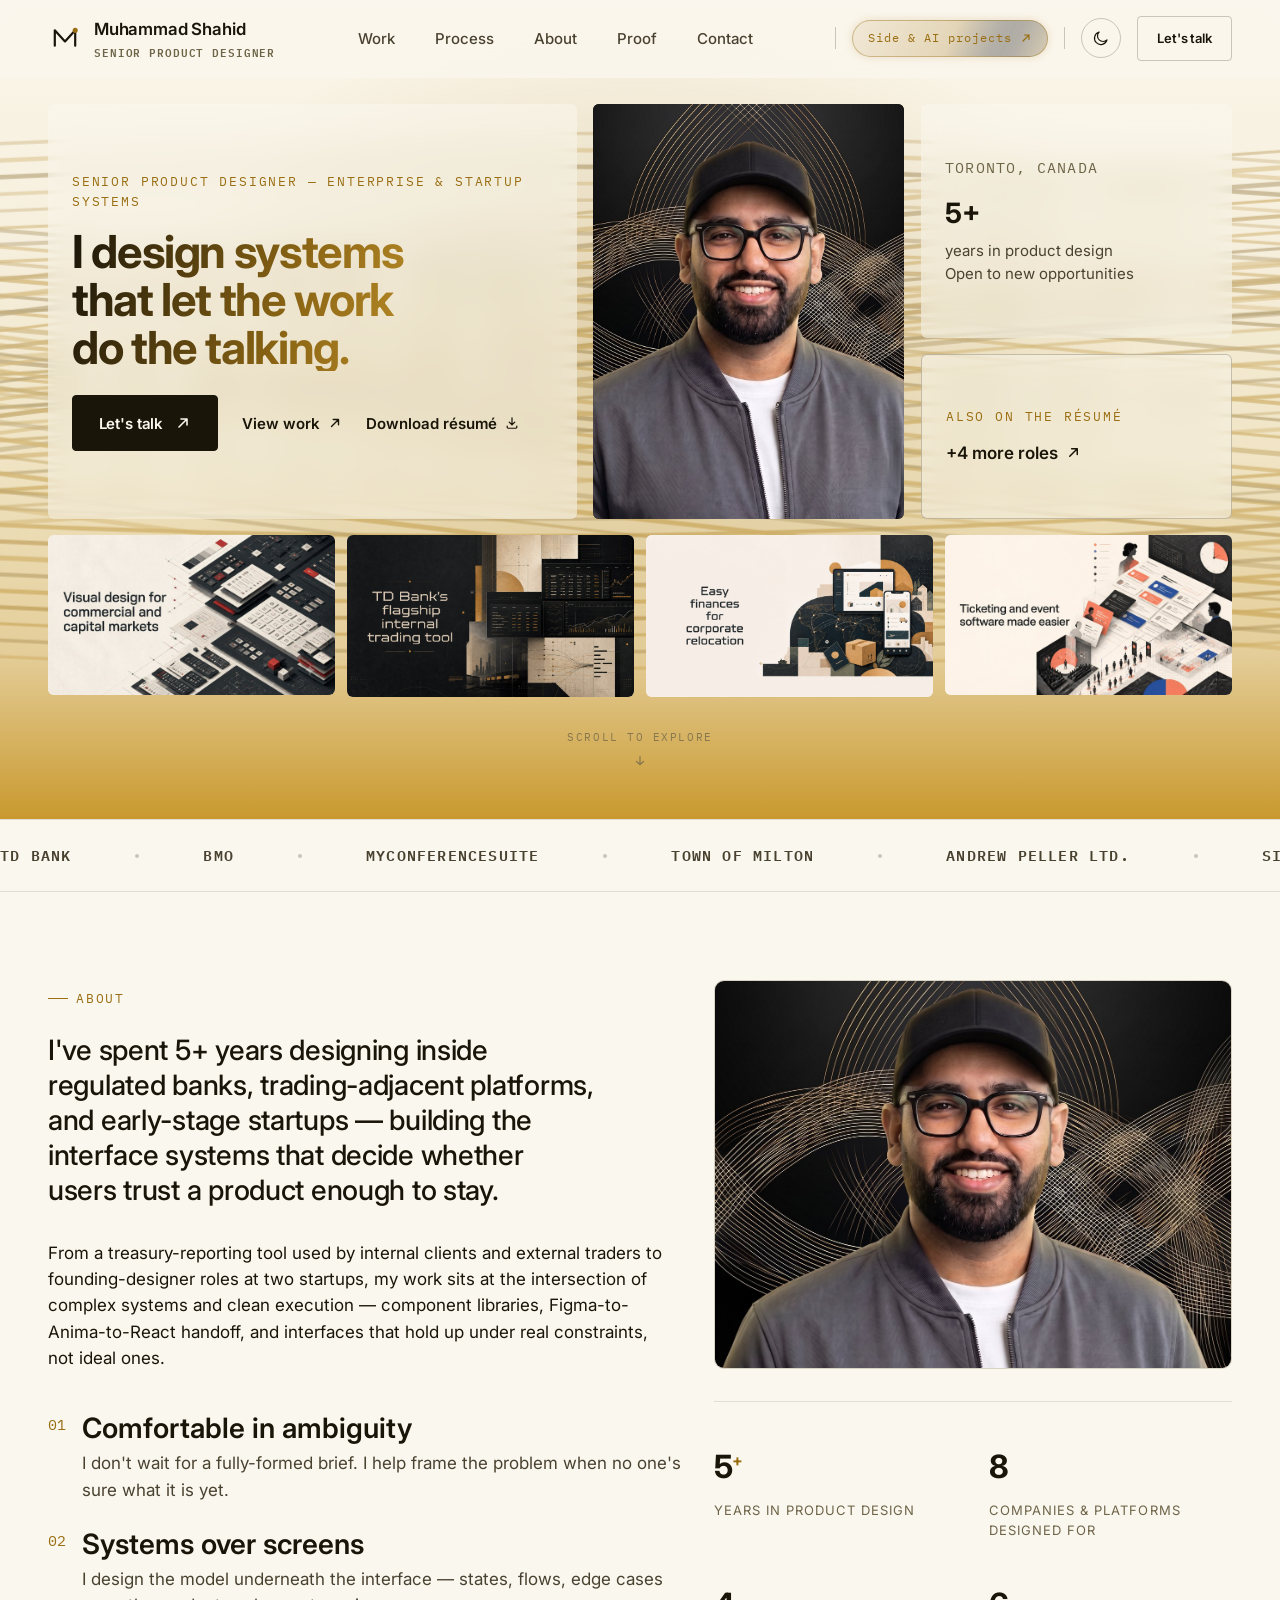
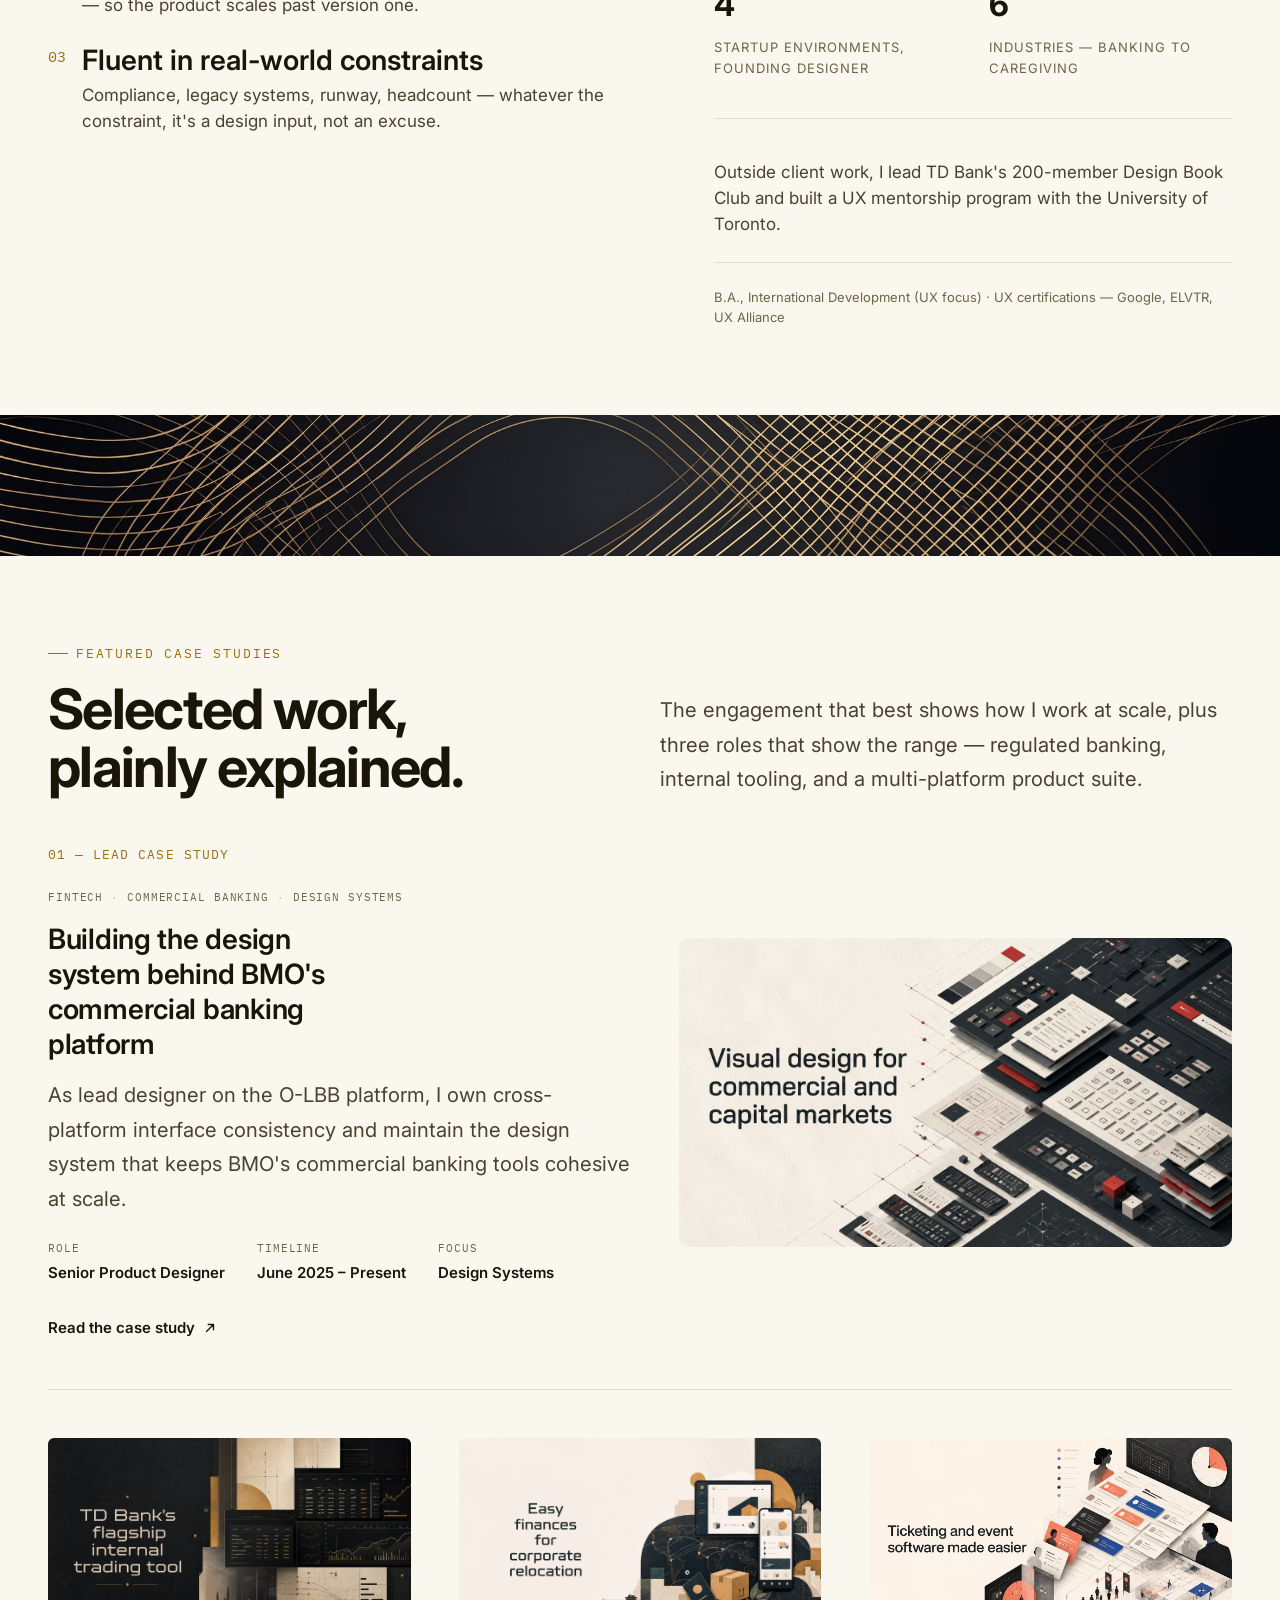
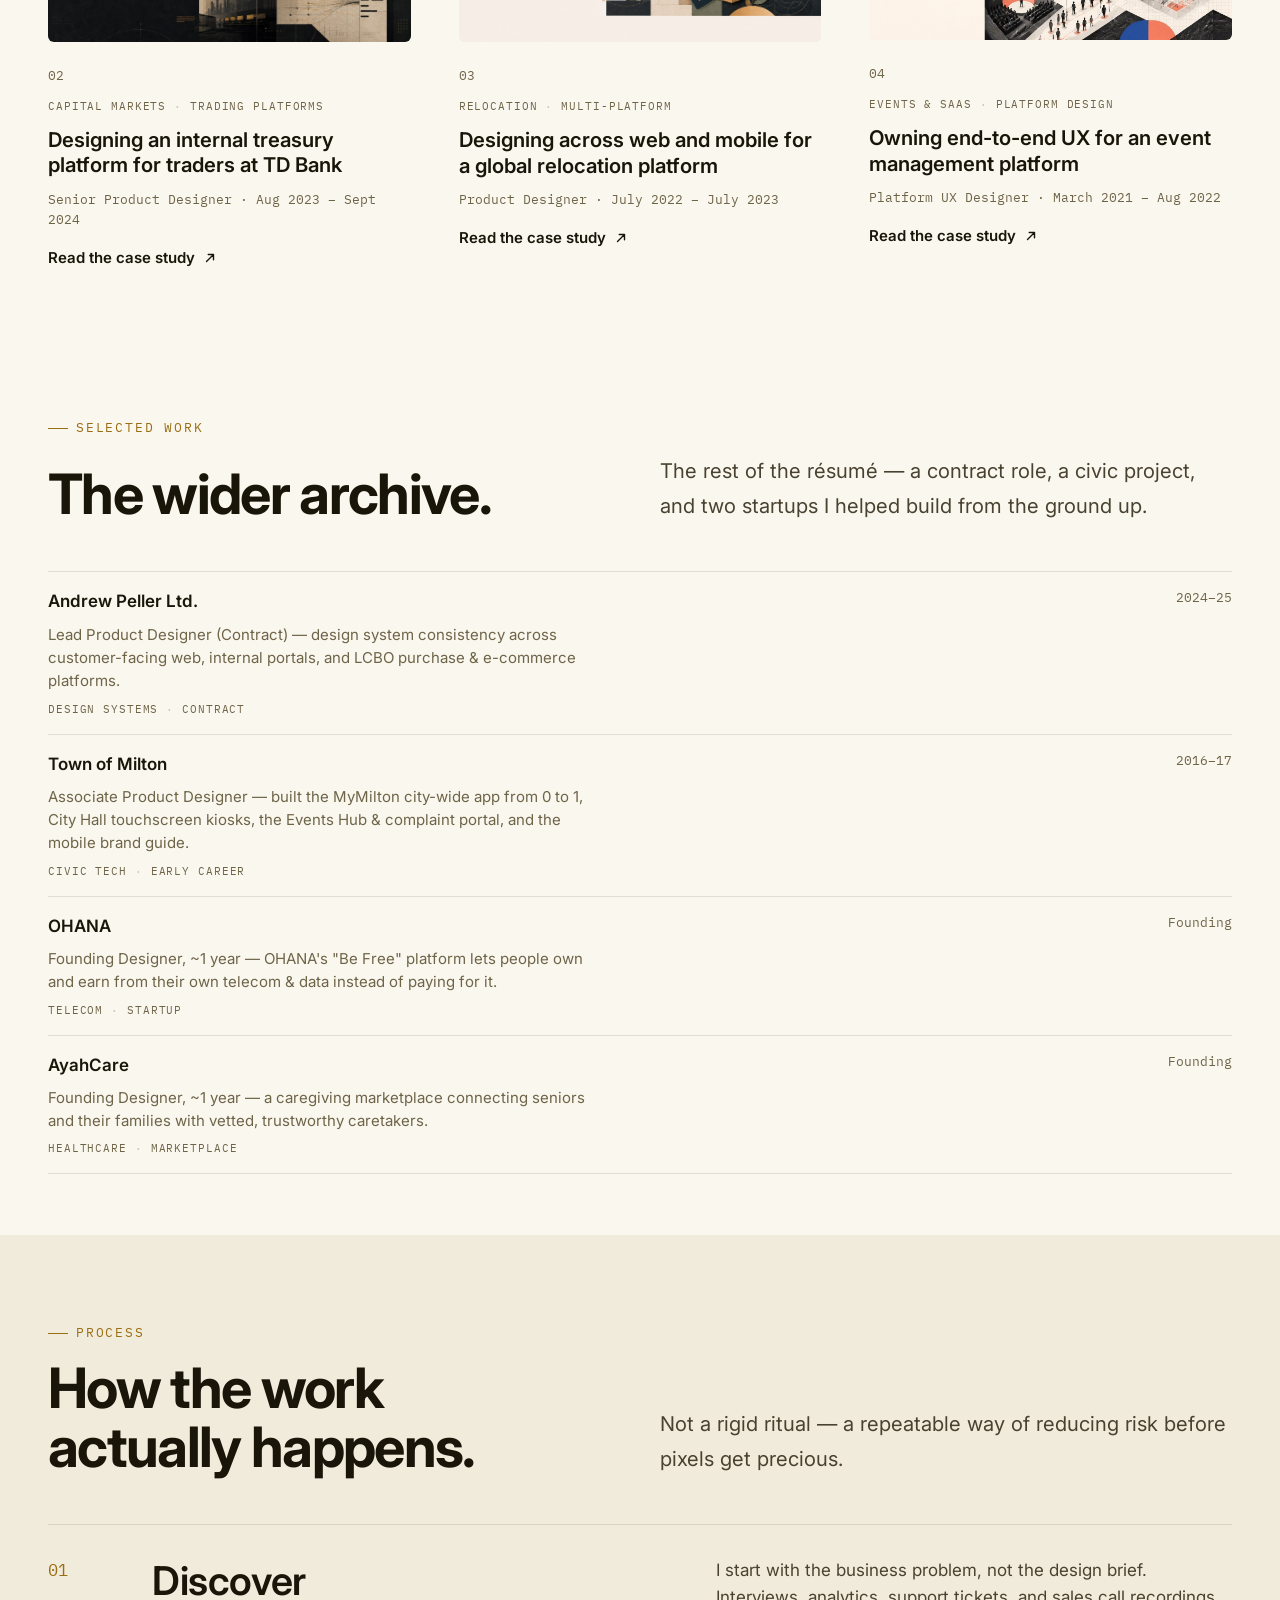
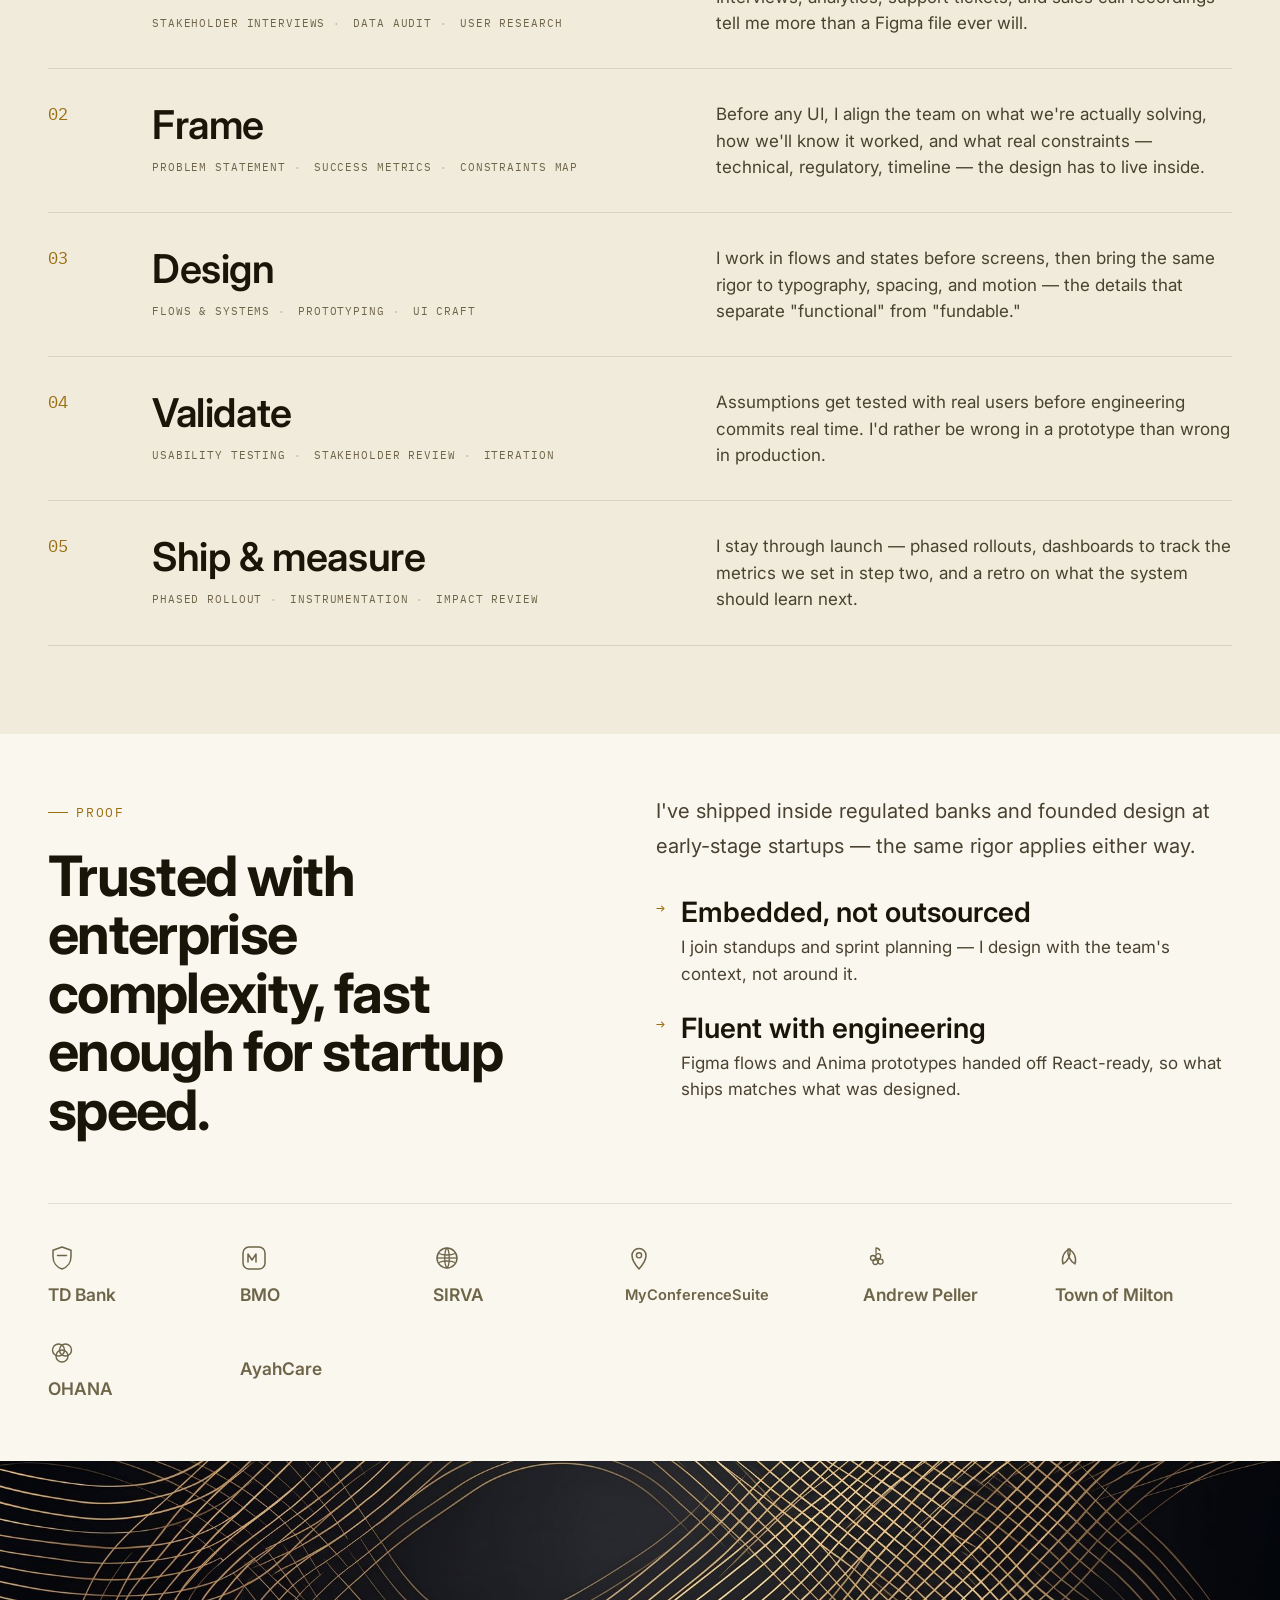
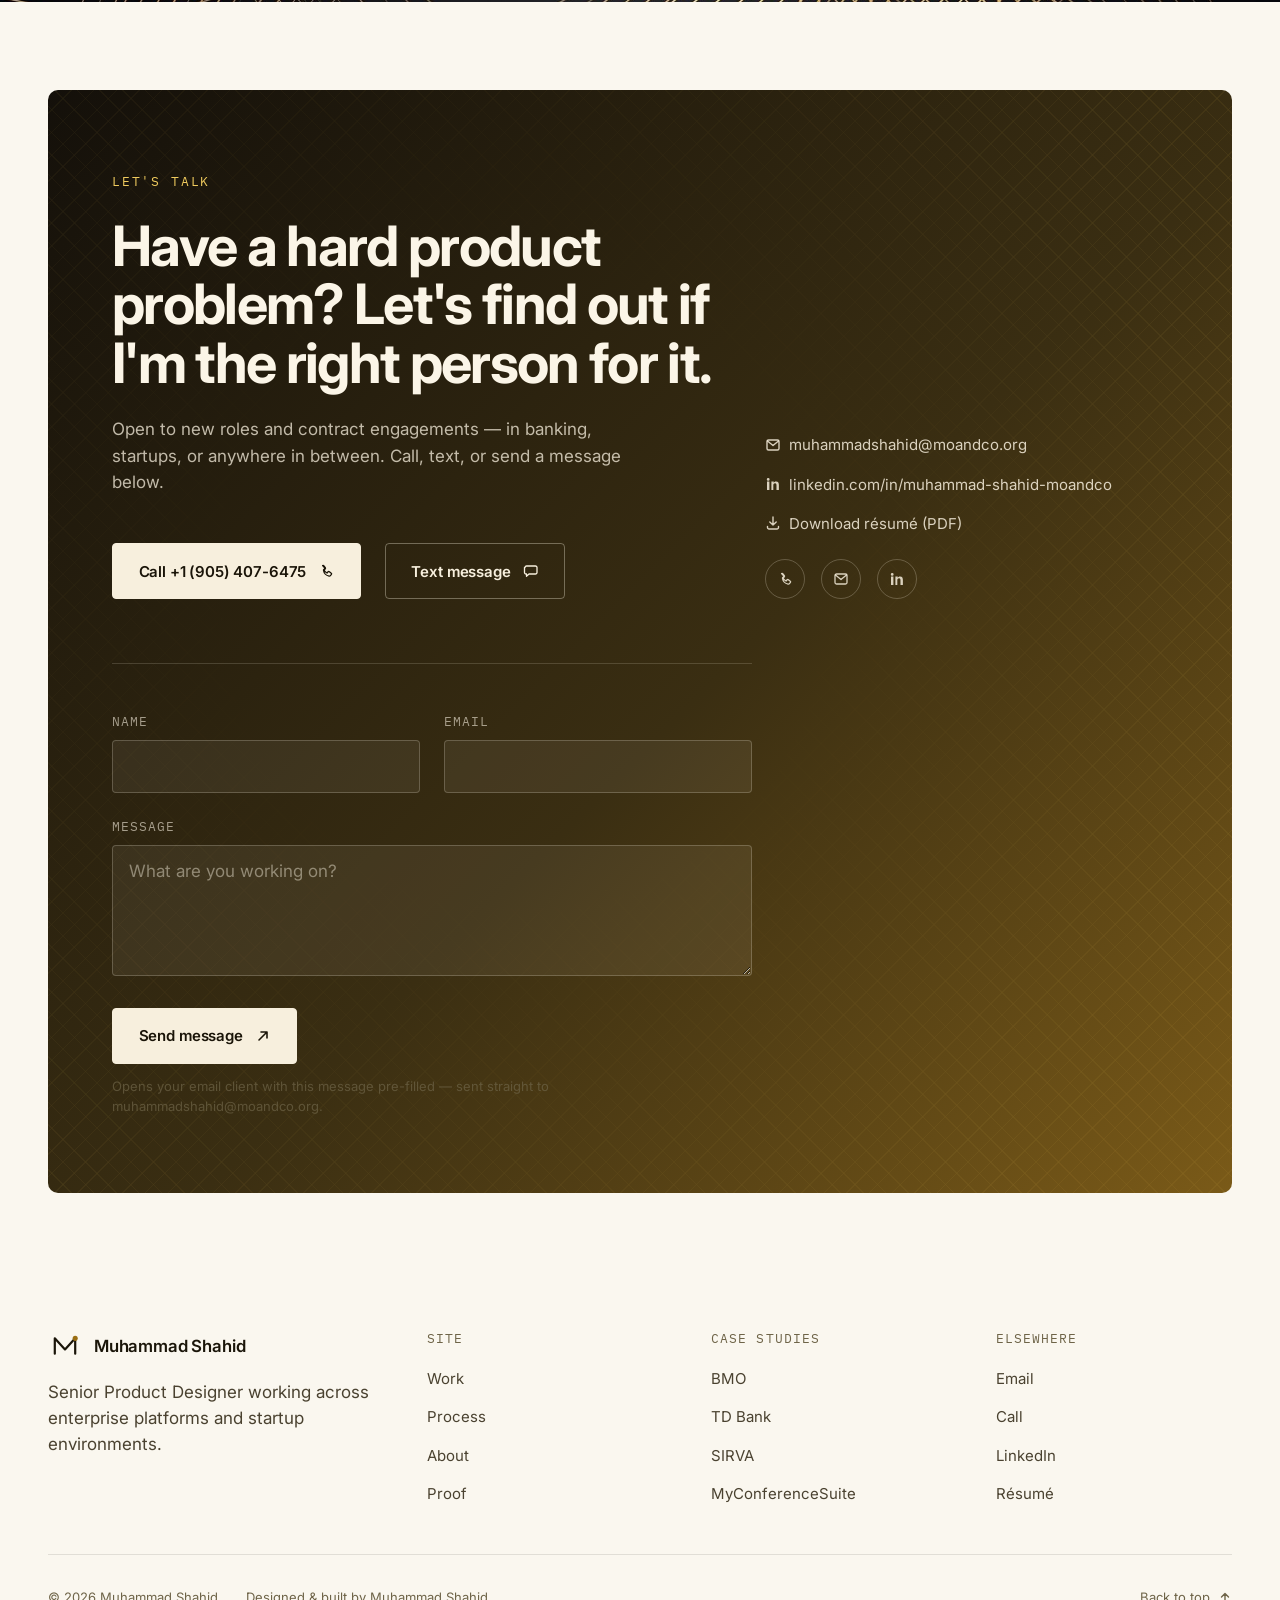
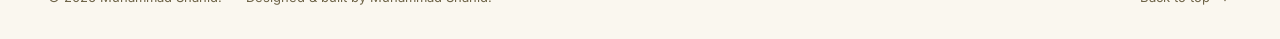
<file: index.html>
<!doctype html>
<html lang="en">
<head>
<meta charset="UTF-8">
<meta name="viewport" content="width=device-width, initial-scale=1, viewport-fit=cover">
<title>Muhammad Shahid — Senior Product Designer</title>
<meta name="description" content="Muhammad Shahid is a Senior Product Designer working across enterprise platforms and startup environments — design systems, complex interfaces, and end-to-end product design.">
<meta name="color-scheme" content="light dark">
<link rel="icon" href="data:image/svg+xml,%3Csvg xmlns='http://www.w3.org/2000/svg' viewBox='0 0 40 40'%3E%3Crect width='40' height='40' rx='8' fill='%230B0906'/%3E%3Cpath d='M10 28V12l10 11 10-11v16' stroke='%23F5EEDD' stroke-width='2.4' fill='none' stroke-linecap='round' stroke-linejoin='round'/%3E%3Ccircle cx='30' cy='12' r='2.6' fill='%23E8B84B'/%3E%3C/svg%3E">
<link rel="preconnect" href="https://fonts.googleapis.com">
<link rel="preconnect" href="https://fonts.gstatic.com" crossorigin>
<link href="https://fonts.googleapis.com/css2?family=Inter:wght@400;500;600;700;800&family=IBM+Plex+Mono:wght@400;500&display=swap" rel="stylesheet">
<link rel="stylesheet" href="css/styles.css">
</head>
<body>
<a class="skip-link" href="#main">Skip to content</a>

<!-- ============ NAV ============ -->
<header class="site-nav" data-nav>
  <div class="wrap nav-row">
    <a class="brand" href="#top" aria-label="Muhammad Shahid — home">
      <svg class="brand-mark" viewBox="0 0 40 40" fill="none" aria-hidden="true">
        <path d="M8 29V11l12 13 12-13v18" stroke="currentColor" stroke-width="2.6" stroke-linecap="round" stroke-linejoin="round"/>
        <circle cx="32" cy="11" r="3" fill="var(--c-accent)"/>
      </svg>
      <span>
        <span class="brand-name">Muhammad Shahid</span>
        <span class="brand-role">Senior Product Designer</span>
      </span>
    </a>

    <nav class="nav-links" aria-label="Primary">
      <a href="#work">Work</a>
      <a href="#process">Process</a>
      <a href="#about">About</a>
      <a href="#proof">Proof</a>
      <a href="#contact">Contact</a>
    </nav>

    <div class="nav-actions">
      <div class="nav-banner-divider" aria-hidden="true"></div>
      <a class="nav-banner-link" href="side-projects.html" aria-label="Side &amp; AI projects">
        <span class="nav-banner-label">Side &amp; AI projects</span>
        <svg viewBox="0 0 16 16" fill="none" aria-hidden="true"><path d="M4 12 12 4M6 4h6v6" stroke="currentColor" stroke-width="1.6" stroke-linecap="round" stroke-linejoin="round"/></svg>
      </a>
      <div class="nav-banner-divider" aria-hidden="true"></div>
      <button class="theme-toggle" type="button" data-theme-toggle aria-pressed="false" aria-label="Toggle dark mode">
        <svg class="icon-moon" viewBox="0 0 24 24" fill="none" aria-hidden="true"><path d="M20 14.5A8.5 8.5 0 1 1 9.5 4a7 7 0 0 0 10.5 10.5Z" stroke="currentColor" stroke-width="1.6" stroke-linejoin="round"/></svg>
        <svg class="icon-sun" viewBox="0 0 24 24" fill="none" aria-hidden="true"><circle cx="12" cy="12" r="4.2" stroke="currentColor" stroke-width="1.6"/><path d="M12 2.5v2.4M12 19.1v2.4M4.6 4.6l1.7 1.7M17.7 17.7l1.7 1.7M2.5 12h2.4M19.1 12h2.4M4.6 19.4l1.7-1.7M17.7 6.3l1.7-1.7" stroke="currentColor" stroke-width="1.6" stroke-linecap="round"/></svg>
      </button>
      <a class="btn btn-ghost nav-cta" href="#contact" data-magnetic>Let's talk</a>
      <button class="nav-toggle" type="button" data-nav-toggle aria-expanded="false" aria-controls="mobile-panel" aria-label="Open menu"><span></span></button>
    </div>
  </div>
  <div class="nav-progress" data-nav-progress></div>
</header>

<div class="mobile-panel" id="mobile-panel" data-mobile-panel>
  <nav aria-label="Mobile">
    <a href="#work">Work</a>
    <a href="#process">Process</a>
    <a href="#about">About</a>
    <a href="#proof">Proof</a>
    <a href="#contact">Contact</a>
    <a class="mobile-nav-accent" href="side-projects.html">Side &amp; AI projects</a>
  </nav>
  <div class="mobile-foot">
    <a class="text-link" href="mailto:muhammadshahid@moandco.org">muhammadshahid@moandco.org</a>
    <a class="text-link" href="tel:+19054076475">Call +1 (905) 407-6475 →</a>
  </div>
</div>

<main id="main">

  <!-- ============ HERO ============ -->
  <section class="hero" id="top">
    <div class="hero-gradient-glow" aria-hidden="true"></div>
    <div class="hero-weave-bg" aria-hidden="true">
      <svg class="hero-weave-svg" viewBox="0 0 1920 320" preserveAspectRatio="xMidYMid slice" aria-hidden="true" fill="none" stroke-linecap="round">
        <g class="wv-a">
          <path d="M -400 236.2 C 576 -23.5, 1306 0.0, 2320 252.2" stroke="var(--wv1)" stroke-width="1.32" stroke-opacity="0.46"/>
          <path d="M -400 242.8 C 576 -16.3, 1306 5.8, 2320 258.8" stroke="var(--wv2)" stroke-width="1.69" stroke-opacity="0.55"/>
          <path d="M -400 249.2 C 576 -9.2, 1306 11.7, 2320 265.2" stroke="var(--wv3)" stroke-width="1.81" stroke-opacity="0.75"/>
          <path d="M -400 255.8 C 576 -2.0, 1306 17.5, 2320 271.8" stroke="var(--wv4)" stroke-width="1.44" stroke-opacity="0.49"/>
          <path d="M -400 262.2 C 576 5.2, 1306 23.3, 2320 278.2" stroke="var(--wv1)" stroke-width="1.27" stroke-opacity="0.46"/>
          <path d="M -400 268.8 C 576 12.4, 1306 29.1, 2320 284.8" stroke="var(--wv2)" stroke-width="1.12" stroke-opacity="0.68"/>
          <path d="M -400 275.2 C 576 19.6, 1306 34.9, 2320 291.2" stroke="var(--wv3)" stroke-width="1.62" stroke-opacity="0.54"/>
          <path d="M -400 281.8 C 576 26.8, 1306 40.7, 2320 297.8" stroke="var(--wv4)" stroke-width="1.28" stroke-opacity="0.70"/>
          <path d="M -400 288.2 C 576 34.0, 1306 46.5, 2320 304.2" stroke="var(--wv1)" stroke-width="1.75" stroke-opacity="0.72"/>
          <path d="M -400 294.8 C 576 41.2, 1306 52.3, 2320 310.8" stroke="var(--wv2)" stroke-width="1.74" stroke-opacity="0.45"/>
          <path d="M -400 301.2 C 576 48.3, 1306 58.2, 2320 317.2" stroke="var(--wv3)" stroke-width="1.37" stroke-opacity="0.76"/>
          <path d="M -400 140.2 C 576 -79.8, 1306 296.3, 2320 108.2" stroke="var(--wv3)" stroke-width="1.61" stroke-opacity="0.58"/>
          <path d="M -400 146.8 C 576 -74.0, 1306 303.5, 2320 114.8" stroke="var(--wv4)" stroke-width="1.40" stroke-opacity="0.61"/>
          <path d="M -400 153.2 C 576 -68.3, 1306 310.8, 2320 121.2" stroke="var(--wv1)" stroke-width="1.31" stroke-opacity="0.54"/>
          <path d="M -400 159.8 C 576 -62.5, 1306 318.0, 2320 127.8" stroke="var(--wv2)" stroke-width="1.62" stroke-opacity="0.87"/>
          <path d="M -400 166.2 C 576 -56.7, 1306 325.2, 2320 134.2" stroke="var(--wv3)" stroke-width="1.24" stroke-opacity="0.72"/>
          <path d="M -400 172.8 C 576 -50.9, 1306 332.4, 2320 140.8" stroke="var(--wv4)" stroke-width="1.23" stroke-opacity="0.78"/>
          <path d="M -400 179.2 C 576 -45.1, 1306 339.6, 2320 147.2" stroke="var(--wv1)" stroke-width="1.89" stroke-opacity="0.62"/>
          <path d="M -400 185.8 C 576 -39.3, 1306 346.8, 2320 153.8" stroke="var(--wv2)" stroke-width="1.55" stroke-opacity="0.74"/>
          <path d="M -400 192.2 C 576 -33.5, 1306 354.0, 2320 160.2" stroke="var(--wv3)" stroke-width="1.77" stroke-opacity="0.76"/>
          <path d="M -400 198.8 C 576 -27.7, 1306 361.2, 2320 166.8" stroke="var(--wv4)" stroke-width="1.28" stroke-opacity="0.80"/>
          <path d="M -400 205.2 C 576 -22.0, 1306 368.5, 2320 173.2" stroke="var(--wv1)" stroke-width="1.35" stroke-opacity="0.46"/>
          <path d="M -400 268.2 C 576 134.3, 1306 -29.8, 2320 76.2" stroke="var(--wv1)" stroke-width="1.15" stroke-opacity="0.64"/>
          <path d="M -400 274.8 C 576 141.9, 1306 -24.4, 2320 82.8" stroke="var(--wv2)" stroke-width="1.90" stroke-opacity="0.62"/>
          <path d="M -400 281.2 C 576 149.5, 1306 -19.0, 2320 89.2" stroke="var(--wv3)" stroke-width="1.88" stroke-opacity="0.69"/>
          <path d="M -400 287.8 C 576 157.0, 1306 -13.5, 2320 95.8" stroke="var(--wv4)" stroke-width="1.11" stroke-opacity="0.84"/>
          <path d="M -400 294.2 C 576 164.6, 1306 -8.1, 2320 102.2" stroke="var(--wv1)" stroke-width="1.65" stroke-opacity="0.77"/>
          <path d="M -400 300.8 C 576 172.2, 1306 -2.7, 2320 108.8" stroke="var(--wv2)" stroke-width="1.31" stroke-opacity="0.69"/>
          <path d="M -400 307.2 C 576 179.8, 1306 2.7, 2320 115.2" stroke="var(--wv3)" stroke-width="1.19" stroke-opacity="0.74"/>
          <path d="M -400 313.8 C 576 187.4, 1306 8.1, 2320 121.8" stroke="var(--wv4)" stroke-width="1.46" stroke-opacity="0.65"/>
          <path d="M -400 320.2 C 576 195.0, 1306 13.5, 2320 128.2" stroke="var(--wv1)" stroke-width="1.80" stroke-opacity="0.88"/>
          <path d="M -400 326.8 C 576 202.5, 1306 19.0, 2320 134.8" stroke="var(--wv2)" stroke-width="1.50" stroke-opacity="0.57"/>
          <path d="M -400 333.2 C 576 210.1, 1306 24.4, 2320 141.2" stroke="var(--wv3)" stroke-width="1.83" stroke-opacity="0.53"/>
        </g>
        <g class="wv-b">
          <path d="M -400 12.2 C 576 271.4, 1306 249.1, 2320 -3.8" stroke="var(--wv2)" stroke-width="1.37" stroke-opacity="0.88"/>
          <path d="M -400 18.8 C 576 277.3, 1306 256.2, 2320 2.8" stroke="var(--wv3)" stroke-width="1.18" stroke-opacity="0.49"/>
          <path d="M -400 25.2 C 576 283.2, 1306 263.3, 2320 9.2" stroke="var(--wv4)" stroke-width="1.58" stroke-opacity="0.83"/>
          <path d="M -400 31.8 C 576 289.2, 1306 270.3, 2320 15.8" stroke="var(--wv1)" stroke-width="1.68" stroke-opacity="0.81"/>
          <path d="M -400 38.2 C 576 295.1, 1306 277.4, 2320 22.2" stroke="var(--wv2)" stroke-width="1.88" stroke-opacity="0.69"/>
          <path d="M -400 44.8 C 576 301.0, 1306 284.5, 2320 28.8" stroke="var(--wv3)" stroke-width="1.54" stroke-opacity="0.62"/>
          <path d="M -400 51.2 C 576 307.0, 1306 291.5, 2320 35.2" stroke="var(--wv4)" stroke-width="1.59" stroke-opacity="0.82"/>
          <path d="M -400 57.8 C 576 312.9, 1306 298.6, 2320 41.8" stroke="var(--wv1)" stroke-width="1.56" stroke-opacity="0.84"/>
          <path d="M -400 64.2 C 576 318.8, 1306 305.7, 2320 48.2" stroke="var(--wv2)" stroke-width="1.14" stroke-opacity="0.77"/>
          <path d="M -400 70.8 C 576 324.8, 1306 312.7, 2320 54.8" stroke="var(--wv3)" stroke-width="1.33" stroke-opacity="0.55"/>
          <path d="M -400 77.2 C 576 330.7, 1306 319.8, 2320 61.2" stroke="var(--wv4)" stroke-width="1.29" stroke-opacity="0.49"/>
          <path d="M -400 60.2 C 576 317.8, 1306 -69.3, 2320 172.2" stroke="var(--wv4)" stroke-width="1.85" stroke-opacity="0.54"/>
          <path d="M -400 66.8 C 576 324.0, 1306 -62.5, 2320 178.8" stroke="var(--wv1)" stroke-width="1.35" stroke-opacity="0.84"/>
          <path d="M -400 73.2 C 576 330.2, 1306 -55.7, 2320 185.2" stroke="var(--wv2)" stroke-width="1.42" stroke-opacity="0.74"/>
          <path d="M -400 79.8 C 576 336.4, 1306 -48.9, 2320 191.8" stroke="var(--wv3)" stroke-width="1.47" stroke-opacity="0.86"/>
          <path d="M -400 86.2 C 576 342.7, 1306 -42.2, 2320 198.2" stroke="var(--wv4)" stroke-width="1.30" stroke-opacity="0.57"/>
          <path d="M -400 92.8 C 576 348.9, 1306 -35.4, 2320 204.8" stroke="var(--wv1)" stroke-width="1.31" stroke-opacity="0.70"/>
          <path d="M -400 99.2 C 576 355.1, 1306 -28.6, 2320 211.2" stroke="var(--wv2)" stroke-width="1.82" stroke-opacity="0.71"/>
          <path d="M -400 105.8 C 576 361.3, 1306 -21.8, 2320 217.8" stroke="var(--wv3)" stroke-width="1.28" stroke-opacity="0.63"/>
          <path d="M -400 112.2 C 576 367.6, 1306 -15.1, 2320 224.2" stroke="var(--wv4)" stroke-width="1.51" stroke-opacity="0.90"/>
          <path d="M -400 118.8 C 576 373.8, 1306 -8.3, 2320 230.8" stroke="var(--wv1)" stroke-width="1.14" stroke-opacity="0.49"/>
          <path d="M -400 125.2 C 576 380.0, 1306 -1.5, 2320 237.2" stroke="var(--wv2)" stroke-width="1.60" stroke-opacity="0.50"/>
          <path d="M -400 -19.8 C 576 85.2, 1306 291.3, 2320 188.2" stroke="var(--wv2)" stroke-width="1.61" stroke-opacity="0.58"/>
          <path d="M -400 -13.2 C 576 93.0, 1306 296.5, 2320 194.8" stroke="var(--wv3)" stroke-width="1.22" stroke-opacity="0.72"/>
          <path d="M -400 -6.8 C 576 100.7, 1306 301.8, 2320 201.2" stroke="var(--wv4)" stroke-width="1.53" stroke-opacity="0.79"/>
          <path d="M -400 -0.2 C 576 108.5, 1306 307.0, 2320 207.8" stroke="var(--wv1)" stroke-width="1.52" stroke-opacity="0.80"/>
          <path d="M -400 6.2 C 576 116.3, 1306 312.2, 2320 214.2" stroke="var(--wv2)" stroke-width="1.36" stroke-opacity="0.45"/>
          <path d="M -400 12.8 C 576 124.1, 1306 317.4, 2320 220.8" stroke="var(--wv3)" stroke-width="1.84" stroke-opacity="0.46"/>
          <path d="M -400 19.2 C 576 131.9, 1306 322.6, 2320 227.2" stroke="var(--wv4)" stroke-width="1.77" stroke-opacity="0.85"/>
          <path d="M -400 25.8 C 576 139.7, 1306 327.8, 2320 233.8" stroke="var(--wv1)" stroke-width="1.15" stroke-opacity="0.59"/>
          <path d="M -400 32.2 C 576 147.5, 1306 333.0, 2320 240.2" stroke="var(--wv2)" stroke-width="1.86" stroke-opacity="0.85"/>
          <path d="M -400 38.8 C 576 155.3, 1306 338.2, 2320 246.8" stroke="var(--wv3)" stroke-width="1.49" stroke-opacity="0.49"/>
          <path d="M -400 45.2 C 576 163.0, 1306 343.5, 2320 253.2" stroke="var(--wv4)" stroke-width="1.71" stroke-opacity="0.48"/>
        </g>
      </svg>
    </div>

    <div class="wrap hero-mosaic" data-parallax-group data-reveal-group>
      <div class="hero-mosaic-top">
        <div class="hero-tile hero-tile--intro" data-reveal data-depth="0.4">
          <p class="eyebrow no-rule">Senior Product Designer — Enterprise &amp; Startup Systems</p>
          <h1 class="hero-headline text-balance">I design systems that let the work do the talking.</h1>
          <div class="hero-tile-actions">
            <a class="btn" href="#contact" data-magnetic>
              Let's talk
              <svg viewBox="0 0 16 16" fill="none" aria-hidden="true"><path d="M4 12 12 4M6 4h6v6" stroke="currentColor" stroke-width="1.6" stroke-linecap="round" stroke-linejoin="round"/></svg>
            </a>
            <a class="text-link" href="#work">
              View work
              <svg viewBox="0 0 16 16" fill="none" aria-hidden="true"><path d="M4 12 12 4M6 4h6v6" stroke="currentColor" stroke-width="1.6" stroke-linecap="round" stroke-linejoin="round"/></svg>
            </a>
            <a class="text-link" href="assets/muhammad-shahid-resume.pdf" download>
              Download résumé
              <svg viewBox="0 0 16 16" fill="none" aria-hidden="true"><path d="M8 2v8m0 0L4.8 7M8 10l3.2-3" stroke="currentColor" stroke-width="1.4" stroke-linecap="round" stroke-linejoin="round"/><path d="M2.5 11.5v1a1.5 1.5 0 0 0 1.5 1.5h8a1.5 1.5 0 0 0 1.5-1.5v-1" stroke="currentColor" stroke-width="1.4" stroke-linecap="round"/></svg>
            </a>
          </div>
        </div>

        <figure class="hero-tile hero-tile--portrait" data-reveal style="transition-delay:60ms;" data-depth="0.9">
          <span class="portrait-fallback" aria-hidden="true">
            <svg viewBox="0 0 40 40" fill="none"><path d="M8 29V11l12 13 12-13v18" stroke="currentColor" stroke-width="2.6" stroke-linecap="round" stroke-linejoin="round"/><circle cx="32" cy="11" r="3" fill="var(--c-accent)"/></svg>
          </span>
          <img src="assets/portrait.jpg" alt="Muhammad Shahid, Senior Product Designer" fetchpriority="high" onerror="this.style.display='none'">
        </figure>

        <div class="hero-tile hero-tile--meta" data-reveal style="transition-delay:100ms;" data-depth="0.45">
          <p class="hero-meta-location">Toronto, Canada</p>
          <p><span class="hero-meta-num">5+</span> years in product design</p>
          <p class="hero-meta-faint">Open to new opportunities</p>
        </div>

        <a class="hero-tile hero-tile--archive" href="#archive" data-reveal style="transition-delay:140ms;" data-depth="0.4">
          <span class="eyebrow no-rule">Also on the résumé</span>
          <span class="hero-tile-archive-label">+4 more roles
            <svg viewBox="0 0 16 16" fill="none" aria-hidden="true"><path d="M4 12 12 4M6 4h6v6" stroke="currentColor" stroke-width="1.6" stroke-linecap="round" stroke-linejoin="round"/></svg>
          </span>
        </a>
      </div>

      <div class="hero-mosaic-work">
        <a class="hero-tile hero-tile--preview" href="work/bmo.html" data-reveal style="transition-delay:180ms; aspect-ratio:1376/768;" data-depth="0.6">
          <img src="assets/bmo-cover.jpg" alt="Visual design for commercial and capital markets — BMO design systems case study" loading="lazy">
        </a>

        <a class="hero-tile hero-tile--preview" href="work/td-bank.html" data-reveal style="transition-delay:220ms; aspect-ratio:1672/941;" data-depth="0.55">
          <img src="assets/td-bank-cover.jpg" alt="TD Bank's flagship internal trading tool case study" loading="lazy">
        </a>

        <a class="hero-tile hero-tile--preview" href="work/sirva.html" data-reveal style="transition-delay:260ms; aspect-ratio:1672/941;" data-depth="0.7">
          <img src="assets/sirva-cover.jpg" alt="Easy finances for corporate relocation — SIRVA case study" loading="lazy">
        </a>

        <a class="hero-tile hero-tile--preview" href="work/myconferencesuite.html" data-reveal style="transition-delay:300ms; aspect-ratio:1376/768;" data-depth="0.5">
          <img src="assets/myconferencesuite-cover.jpg" alt="Ticketing and event software made easier — MyConferenceSuite case study" loading="lazy">
        </a>
      </div>
    </div>

    <div class="wrap">
      <a class="hero-scrollcue" href="#about">
        Scroll to explore
        <svg viewBox="0 0 16 16" fill="none" aria-hidden="true"><path d="M8 3v9M4 8.5 8 12l4-3.5" stroke="currentColor" stroke-width="1.4" stroke-linecap="round" stroke-linejoin="round"/></svg>
      </a>
    </div>
  </section>

  <div class="marquee" aria-label="Companies Muhammad has worked with">
    <div class="marquee-track">
      <div class="marquee-item"><strong>TD Bank</strong><span class="dot"></span><strong>BMO</strong><span class="dot"></span><strong>MyConferenceSuite</strong><span class="dot"></span><strong>Town of Milton</strong><span class="dot"></span><strong>Andrew Peller Ltd.</strong><span class="dot"></span><strong>SIRVA</strong><span class="dot"></span><strong>OHANA</strong><span class="dot"></span><strong>AyahCare</strong><span class="dot"></span></div>
      <div class="marquee-item" aria-hidden="true"><strong>TD Bank</strong><span class="dot"></span><strong>BMO</strong><span class="dot"></span><strong>MyConferenceSuite</strong><span class="dot"></span><strong>Town of Milton</strong><span class="dot"></span><strong>Andrew Peller Ltd.</strong><span class="dot"></span><strong>SIRVA</strong><span class="dot"></span><strong>OHANA</strong><span class="dot"></span><strong>AyahCare</strong><span class="dot"></span></div>
    </div>
  </div>

  <!-- ============ ABOUT / VALUE PROP ============ -->
  <section class="section-pad" id="about">
    <div class="wrap">
      <div class="grid about-grid">
        <div data-reveal>
          <p class="eyebrow">About</p>
          <p class="about-lede text-balance" style="margin-top:var(--space-5);">I've spent 5+ years designing inside regulated banks, trading-adjacent platforms, and early-stage startups — building the interface systems that decide whether users trust a product enough to stay.</p>
          <div class="about-body">
            <p>From a treasury-reporting tool used by internal clients and external traders to founding-designer roles at two startups, my work sits at the intersection of complex systems and clean execution — component libraries, Figma-to-Anima-to-React handoff, and interfaces that hold up under real constraints, not ideal ones.</p>
          </div>

          <ul class="about-list" data-reveal-group>
            <li data-reveal style="--i:0;">
              <span class="num">01</span>
              <div><h4>Comfortable in ambiguity</h4><p class="text-m">I don't wait for a fully-formed brief. I help frame the problem when no one's sure what it is yet.</p></div>
            </li>
            <li data-reveal style="--i:1;">
              <span class="num">02</span>
              <div><h4>Systems over screens</h4><p class="text-m">I design the model underneath the interface — states, flows, edge cases — so the product scales past version one.</p></div>
            </li>
            <li data-reveal style="--i:2;">
              <span class="num">03</span>
              <div><h4>Fluent in real-world constraints</h4><p class="text-m">Compliance, legacy systems, runway, headcount — whatever the constraint, it's a design input, not an excuse.</p></div>
            </li>
          </ul>
        </div>

        <aside data-reveal style="transition-delay:120ms;">
          <figure class="about-portrait">
            <img src="assets/portrait.jpg" alt="Muhammad Shahid in a studio portrait" loading="lazy" onerror="this.parentElement.style.display='none'">
          </figure>
          <div class="stat-card">
            <div class="stat-grid">
              <div>
                <div class="stat-num">5<sup>+</sup></div>
                <div class="stat-label">Years in product design</div>
              </div>
              <div>
                <div class="stat-num">8</div>
                <div class="stat-label">Companies &amp; platforms designed for</div>
              </div>
              <div>
                <div class="stat-num">4</div>
                <div class="stat-label">Startup environments, founding designer</div>
              </div>
              <div>
                <div class="stat-num">6</div>
                <div class="stat-label">Industries — banking to caregiving</div>
              </div>
            </div>
            <blockquote class="pull-quote" style="font-family:var(--font-body); font-size:var(--fs-body-m); font-style:normal; color:var(--c-ink-soft); line-height:var(--lh-normal);">
              Outside client work, I lead TD Bank's 200-member Design Book Club and built a UX mentorship program with the University of Toronto.
            </blockquote>
            <p class="text-xs" style="margin-top:var(--space-5); padding-top:var(--space-5); border-top:1px solid var(--c-border); color:var(--c-ink-faint);">B.A., International Development (UX focus) · UX certifications — Google, ELVTR, UX Alliance</p>
          </div>
        </aside>
      </div>
    </div>
  </section>

  <div class="weave-divider" aria-hidden="true"></div>

  <!-- ============ FEATURED CASE STUDIES ============ -->
  <section class="section-pad" id="work">
    <div class="wrap">
      <div class="section-head" data-reveal>
        <p class="eyebrow">Featured case studies</p>
        <div class="section-head-row">
          <h2 class="text-balance" style="max-width:14ch;">Selected work, plainly explained.</h2>
          <p class="text-l" style="max-width:44ch;">The engagement that best shows how I work at scale, plus three roles that show the range — regulated banking, internal tooling, and a multi-platform product suite.</p>
        </div>
      </div>

      <!-- Lead case study -->
      <a class="case-lead" href="work/bmo.html" data-reveal>
        <div class="case-lead-copy">
          <span class="case-lead-label">01 — Lead case study</span>
          <div class="case-tags">
            <span class="tag">Fintech</span><span class="tag">Commercial Banking</span><span class="tag">Design Systems</span>
          </div>
          <h3>Building the design system behind BMO's commercial banking platform</h3>
          <p class="text-l">As lead designer on the O-LBB platform, I own cross-platform interface consistency and maintain the design system that keeps BMO's commercial banking tools cohesive at scale.</p>
          <dl class="case-meta">
            <div><dt>Role</dt><dd>Senior Product Designer</dd></div>
            <div><dt>Timeline</dt><dd>June 2025 – Present</dd></div>
            <div><dt>Focus</dt><dd>Design Systems</dd></div>
          </dl>
          <span class="text-link case-cta">Read the case study
            <svg viewBox="0 0 16 16" fill="none" aria-hidden="true"><path d="M4 12 12 4M6 4h6v6" stroke="currentColor" stroke-width="1.6" stroke-linecap="round" stroke-linejoin="round"/></svg>
          </span>
        </div>
        <div class="case-lead-visual" style="aspect-ratio:1376/768;">
          <img src="assets/bmo-cover.jpg" alt="" loading="lazy">
        </div>
      </a>

      <!-- Supporting case studies -->
      <div class="case-grid" data-reveal-group>
        <a class="case-card-compact" href="work/td-bank.html" data-reveal style="--i:0;">
          <div class="case-compact-visual" style="aspect-ratio:1672/941;">
            <img src="assets/td-bank-cover.jpg" alt="" loading="lazy">
          </div>
          <span class="case-index">02</span>
          <div class="case-tags"><span class="tag">Capital Markets</span><span class="tag">Trading Platforms</span></div>
          <h4>Designing an internal treasury platform for traders at TD Bank</h4>
          <p class="case-meta-compact">Senior Product Designer · Aug 2023 – Sept 2024</p>
          <span class="text-link case-cta">Read the case study
            <svg viewBox="0 0 16 16" fill="none" aria-hidden="true"><path d="M4 12 12 4M6 4h6v6" stroke="currentColor" stroke-width="1.6" stroke-linecap="round" stroke-linejoin="round"/></svg>
          </span>
        </a>

        <a class="case-card-compact" href="work/sirva.html" data-reveal style="--i:1;">
          <div class="case-compact-visual" style="aspect-ratio:1672/941;">
            <img src="assets/sirva-cover.jpg" alt="" loading="lazy">
          </div>
          <span class="case-index">03</span>
          <div class="case-tags"><span class="tag">Relocation</span><span class="tag">Multi-Platform</span></div>
          <h4>Designing across web and mobile for a global relocation platform</h4>
          <p class="case-meta-compact">Product Designer · July 2022 – July 2023</p>
          <span class="text-link case-cta">Read the case study
            <svg viewBox="0 0 16 16" fill="none" aria-hidden="true"><path d="M4 12 12 4M6 4h6v6" stroke="currentColor" stroke-width="1.6" stroke-linecap="round" stroke-linejoin="round"/></svg>
          </span>
        </a>

        <a class="case-card-compact" href="work/myconferencesuite.html" data-reveal style="--i:2;">
          <div class="case-compact-visual" style="aspect-ratio:1376/768;">
            <img src="assets/myconferencesuite-cover.jpg" alt="" loading="lazy">
          </div>
          <span class="case-index">04</span>
          <div class="case-tags"><span class="tag">Events &amp; SaaS</span><span class="tag">Platform Design</span></div>
          <h4>Owning end-to-end UX for an event management platform</h4>
          <p class="case-meta-compact">Platform UX Designer · March 2021 – Aug 2022</p>
          <span class="text-link case-cta">Read the case study
            <svg viewBox="0 0 16 16" fill="none" aria-hidden="true"><path d="M4 12 12 4M6 4h6v6" stroke="currentColor" stroke-width="1.6" stroke-linecap="round" stroke-linejoin="round"/></svg>
          </span>
        </a>
      </div>
    </div>
  </section>

  <!-- ============ SELECTED WORK / ARCHIVE ============ -->
  <section class="section-pad-tight" id="archive">
    <div class="wrap">
      <div class="section-head" data-reveal>
        <p class="eyebrow">Selected work</p>
        <div class="section-head-row">
          <h2 style="max-width:16ch;">The wider archive.</h2>
          <p class="text-l" style="max-width:44ch;">The rest of the résumé — a contract role, a civic project, and two startups I helped build from the ground up.</p>
        </div>
      </div>

      <div class="archive-list" data-reveal-group>
        <article class="archive-row" data-reveal style="--i:0;">
          <span class="archive-row-name">Andrew Peller Ltd.</span>
          <span class="archive-row-yr">2024–25</span>
          <p class="archive-row-role">Lead Product Designer (Contract) — design system consistency across customer-facing web, internal portals, and LCBO purchase &amp; e-commerce platforms.</p>
          <div class="tags"><span class="tag">Design Systems</span><span class="tag">Contract</span></div>
        </article>

        <article class="archive-row" data-reveal style="--i:1;">
          <span class="archive-row-name">Town of Milton</span>
          <span class="archive-row-yr">2016–17</span>
          <p class="archive-row-role">Associate Product Designer — built the MyMilton city-wide app from 0 to 1, City Hall touchscreen kiosks, the Events Hub &amp; complaint portal, and the mobile brand guide.</p>
          <div class="tags"><span class="tag">Civic Tech</span><span class="tag">Early Career</span></div>
        </article>

        <article class="archive-row" data-reveal style="--i:2;">
          <span class="archive-row-name">OHANA</span>
          <span class="archive-row-yr">Founding</span>
          <p class="archive-row-role">Founding Designer, ~1 year — OHANA's "Be Free" platform lets people own and earn from their own telecom &amp; data instead of paying for it.</p>
          <div class="tags"><span class="tag">Telecom</span><span class="tag">Startup</span></div>
        </article>

        <article class="archive-row" data-reveal style="--i:3;">
          <span class="archive-row-name">AyahCare</span>
          <span class="archive-row-yr">Founding</span>
          <p class="archive-row-role">Founding Designer, ~1 year — a caregiving marketplace connecting seniors and their families with vetted, trustworthy caretakers.</p>
          <div class="tags"><span class="tag">Healthcare</span><span class="tag">Marketplace</span></div>
        </article>
      </div>
    </div>
  </section>

  <!-- ============ PROCESS ============ -->
  <section class="section-pad section-tonal" id="process">
    <div class="wrap">
      <div class="section-head" data-reveal>
        <p class="eyebrow">Process</p>
        <div class="section-head-row">
          <h2 style="max-width:14ch;">How the work actually happens.</h2>
          <p class="text-l" style="max-width:44ch;">Not a rigid ritual — a repeatable way of reducing risk before pixels get precious.</p>
        </div>
      </div>

      <div class="process-list">
        <div class="process-item" data-reveal>
          <span class="process-num">01</span>
          <div class="process-content">
            <div>
              <h3>Discover</h3>
              <div class="process-detail">
                <span class="tag">Stakeholder interviews</span><span class="tag">Data audit</span><span class="tag">User research</span>
              </div>
            </div>
            <p class="text-m">I start with the business problem, not the design brief. Interviews, analytics, support tickets, and sales call recordings tell me more than a Figma file ever will.</p>
          </div>
        </div>
        <div class="process-item" data-reveal>
          <span class="process-num">02</span>
          <div class="process-content">
            <div>
              <h3>Frame</h3>
              <div class="process-detail">
                <span class="tag">Problem statement</span><span class="tag">Success metrics</span><span class="tag">Constraints map</span>
              </div>
            </div>
            <p class="text-m">Before any UI, I align the team on what we're actually solving, how we'll know it worked, and what real constraints — technical, regulatory, timeline — the design has to live inside.</p>
          </div>
        </div>
        <div class="process-item" data-reveal>
          <span class="process-num">03</span>
          <div class="process-content">
            <div>
              <h3>Design</h3>
              <div class="process-detail">
                <span class="tag">Flows &amp; systems</span><span class="tag">Prototyping</span><span class="tag">UI craft</span>
              </div>
            </div>
            <p class="text-m">I work in flows and states before screens, then bring the same rigor to typography, spacing, and motion — the details that separate "functional" from "fundable."</p>
          </div>
        </div>
        <div class="process-item" data-reveal>
          <span class="process-num">04</span>
          <div class="process-content">
            <div>
              <h3>Validate</h3>
              <div class="process-detail">
                <span class="tag">Usability testing</span><span class="tag">Stakeholder review</span><span class="tag">Iteration</span>
              </div>
            </div>
            <p class="text-m">Assumptions get tested with real users before engineering commits real time. I'd rather be wrong in a prototype than wrong in production.</p>
          </div>
        </div>
        <div class="process-item" data-reveal>
          <span class="process-num">05</span>
          <div class="process-content">
            <div>
              <h3>Ship &amp; measure</h3>
              <div class="process-detail">
                <span class="tag">Phased rollout</span><span class="tag">Instrumentation</span><span class="tag">Impact review</span>
              </div>
            </div>
            <p class="text-m">I stay through launch — phased rollouts, dashboards to track the metrics we set in step two, and a retro on what the system should learn next.</p>
          </div>
        </div>
      </div>
    </div>
  </section>

  <!-- ============ PROOF OF CREDIBILITY ============ -->
  <section class="section-pad-tight" id="proof">
    <div class="wrap">
      <div class="grid credibility-grid">
        <div data-reveal>
          <p class="eyebrow">Proof</p>
          <h2 style="margin-top:var(--space-5); max-width:14ch;">Trusted with enterprise complexity, fast enough for startup speed.</h2>
        </div>
        <div class="credibility-copy" data-reveal style="transition-delay:100ms;">
          <p class="text-l">I've shipped inside regulated banks and founded design at early-stage startups — the same rigor applies either way.</p>
          <ul class="about-list">
            <li>
              <span class="num">→</span>
              <div><h4>Embedded, not outsourced</h4><p class="text-m">I join standups and sprint planning — I design with the team's context, not around it.</p></div>
            </li>
            <li>
              <span class="num">→</span>
              <div><h4>Fluent with engineering</h4><p class="text-m">Figma flows and Anima prototypes handed off React-ready, so what ships matches what was designed.</p></div>
            </li>
          </ul>
        </div>
      </div>

      <div class="grid logo-grid" style="margin-top:var(--space-9);" aria-label="Companies Muhammad has worked with">
        <a class="logo-cell" href="https://www.td.com/ca/en" target="_blank" rel="noopener" aria-label="TD Bank (opens in a new tab)">
          <svg class="logo-mark" viewBox="0 0 28 28" fill="none" aria-hidden="true"><path d="M14 3l9 3.2v6.3c0 6-3.7 10.8-9 12.5-5.3-1.7-9-6.5-9-12.5V6.2L14 3Z" stroke="currentColor" stroke-width="1.5" stroke-linejoin="round"/><path d="M9.5 11.5h9" stroke="currentColor" stroke-width="1.5" stroke-linecap="round"/></svg>
          <svg class="logo-wordmark" viewBox="0 0 140 24" aria-hidden="true"><text x="0" y="18" font-family="Inter, sans-serif" font-weight="600" font-size="19" fill="currentColor">TD Bank</text></svg>
        </a>
        <a class="logo-cell" href="https://www.bmo.com/en-ca/main/personal/" target="_blank" rel="noopener" aria-label="BMO (opens in a new tab)">
          <svg class="logo-mark" viewBox="0 0 28 28" fill="none" aria-hidden="true"><rect x="3" y="3" width="22" height="22" rx="6" stroke="currentColor" stroke-width="1.5"/><path d="M8 18V10l4 6 4-6v8" stroke="currentColor" stroke-width="1.5" stroke-linecap="round" stroke-linejoin="round"/></svg>
          <svg class="logo-wordmark" viewBox="0 0 140 24" aria-hidden="true"><text x="0" y="18" font-family="Inter, sans-serif" font-weight="600" font-size="19" fill="currentColor">BMO</text></svg>
        </a>
        <a class="logo-cell" href="https://www.sirva.com/" target="_blank" rel="noopener" aria-label="SIRVA (opens in a new tab)">
          <svg class="logo-mark" viewBox="0 0 28 28" fill="none" aria-hidden="true"><circle cx="14" cy="14" r="10" stroke="currentColor" stroke-width="1.5"/><path d="M4 14h20" stroke="currentColor" stroke-width="1.3"/><path d="M14 4c3 3 3 17 0 20M14 4c-3 3-3 17 0 20" stroke="currentColor" stroke-width="1.3"/><path d="M6 9.5c4 2 12 2 16 0M6 18.5c4-2 12-2 16 0" stroke="currentColor" stroke-width="1.3"/></svg>
          <svg class="logo-wordmark" viewBox="0 0 140 24" aria-hidden="true"><text x="0" y="18" font-family="Inter, sans-serif" font-weight="600" font-size="19" fill="currentColor">SIRVA</text></svg>
        </a>
        <a class="logo-cell" href="https://myconferencesuite.com/" target="_blank" rel="noopener" aria-label="MyConferenceSuite (opens in a new tab)">
          <svg class="logo-mark" viewBox="0 0 28 28" fill="none" aria-hidden="true"><path d="M14 25s7-7.8 7-13.5A7 7 0 0 0 7 11.5C7 17.2 14 25 14 25Z" stroke="currentColor" stroke-width="1.5" stroke-linejoin="round"/><circle cx="14" cy="11.3" r="2.6" stroke="currentColor" stroke-width="1.4"/></svg>
          <svg class="logo-wordmark" viewBox="0 0 190 24" aria-hidden="true"><text x="0" y="18" font-family="Inter, sans-serif" font-weight="600" font-size="16" fill="currentColor">MyConferenceSuite</text></svg>
        </a>
        <a class="logo-cell" href="https://www.andrewpeller.com/" target="_blank" rel="noopener" aria-label="Andrew Peller (opens in a new tab)">
          <svg class="logo-mark" viewBox="0 0 28 28" fill="none" aria-hidden="true"><path d="M13 9V4M13 4c1.6 0 3.1.9 3.7 2.4" stroke="currentColor" stroke-width="1.3" stroke-linecap="round"/><circle cx="10" cy="14" r="2.5" stroke="currentColor" stroke-width="1.3"/><circle cx="15.2" cy="12.2" r="2.5" stroke="currentColor" stroke-width="1.3"/><circle cx="12.4" cy="18" r="2.5" stroke="currentColor" stroke-width="1.3"/><circle cx="17.6" cy="17.6" r="2.5" stroke="currentColor" stroke-width="1.3"/></svg>
          <svg class="logo-wordmark" viewBox="0 0 140 24" aria-hidden="true"><text x="0" y="18" font-family="Inter, sans-serif" font-weight="600" font-size="19" fill="currentColor">Andrew Peller</text></svg>
        </a>
        <a class="logo-cell" href="https://www.milton.ca/" target="_blank" rel="noopener" aria-label="Town of Milton (opens in a new tab)">
          <svg class="logo-mark" viewBox="0 0 28 28" fill="none" aria-hidden="true"><path d="M8 20C6 14 9 7 15 5c1 6-2 12-7 15Z" stroke="currentColor" stroke-width="1.4" stroke-linejoin="round"/><path d="M20 20c2-6-1-13-7-15-1 6 2 12 7 15Z" stroke="currentColor" stroke-width="1.4" stroke-linejoin="round"/></svg>
          <svg class="logo-wordmark" viewBox="0 0 140 24" aria-hidden="true"><text x="0" y="18" font-family="Inter, sans-serif" font-weight="600" font-size="19" fill="currentColor">Town of Milton</text></svg>
        </a>
        <a class="logo-cell" href="https://ohanaoath.com/" target="_blank" rel="noopener" aria-label="OHANA (opens in a new tab)">
          <svg class="logo-mark" viewBox="0 0 28 28" fill="none" aria-hidden="true"><circle cx="10.5" cy="12" r="6" stroke="currentColor" stroke-width="1.4"/><circle cx="17.5" cy="12" r="6" stroke="currentColor" stroke-width="1.4"/><circle cx="14" cy="18" r="6" stroke="currentColor" stroke-width="1.4"/></svg>
          <svg class="logo-wordmark" viewBox="0 0 140 24" aria-hidden="true"><text x="0" y="18" font-family="Inter, sans-serif" font-weight="600" font-size="19" fill="currentColor">OHANA</text></svg>
        </a>
        <div class="logo-cell"><svg class="logo-wordmark" viewBox="0 0 140 24" aria-hidden="true"><text x="0" y="18" font-family="Inter, sans-serif" font-weight="600" font-size="19" fill="currentColor">AyahCare</text></svg></div>
      </div>
    </div>
  </section>

  <div class="weave-divider" aria-hidden="true"></div>

  <!-- ============ CONTACT / GET IN TOUCH ============ -->
  <section class="section-pad" id="contact">
    <div class="contact-section" data-reveal>
      <div class="contact-grid">
        <div>
          <p class="eyebrow no-rule">Let's talk</p>
          <h2 class="contact-headline text-balance" style="margin-top:var(--space-5);">Have a hard product problem? Let's find out if I'm the right person for it.</h2>
          <p class="contact-sub">Open to new roles and contract engagements — in banking, startups, or anywhere in between. Call, text, or send a message below.</p>
          <div class="contact-actions" style="margin-top:var(--space-8);">
            <a class="btn" href="tel:+19054076475" data-magnetic>
              Call +1 (905) 407-6475
              <svg viewBox="0 0 16 16" fill="none" aria-hidden="true"><path d="M4.6 2.6c.4-.3.9-.3 1.2.1l1.5 1.9c.3.4.3 1-.1 1.3L6 7c.6 1.4 1.6 2.4 3 3l1.1-1.2c.3-.4.9-.4 1.3-.1l1.9 1.5c.4.3.4.8.1 1.2l-1 1.2c-.3.4-.8.6-1.3.5-2.6-.5-5.1-2.9-5.6-5.6-.1-.5.1-1 .5-1.3l1.1-.9Z" stroke="currentColor" stroke-width="1.3" stroke-linejoin="round"/></svg>
            </a>
            <a class="btn btn-ghost" href="sms:+19054076475" data-magnetic>
              Text message
              <svg viewBox="0 0 16 16" fill="none" aria-hidden="true"><path d="M2 4.5A1.5 1.5 0 0 1 3.5 3h9A1.5 1.5 0 0 1 14 4.5v5A1.5 1.5 0 0 1 12.5 11H6l-2.5 2.2V11h-.5A1.5 1.5 0 0 1 1.5 9.5v-5Z" stroke="currentColor" stroke-width="1.3" stroke-linejoin="round"/></svg>
            </a>
          </div>
        </div>
        <div class="contact-details">
          <a href="mailto:muhammadshahid@moandco.org" aria-label="Email muhammadshahid@moandco.org">
            <svg width="16" height="16" viewBox="0 0 16 16" fill="none" aria-hidden="true"><rect x="2" y="3" width="12" height="10" rx="1.5" stroke="currentColor" stroke-width="1.4"/><path d="m2.5 4 5.5 4.5L13.5 4" stroke="currentColor" stroke-width="1.4" stroke-linecap="round" stroke-linejoin="round"/></svg>
            muhammadshahid@moandco.org
          </a>
          <a href="https://www.linkedin.com/in/muhammad-shahid-moandco" target="_blank" rel="noopener" aria-label="LinkedIn">
            <svg width="16" height="16" viewBox="0 0 16 16" fill="none" aria-hidden="true"><path d="M2 5.5h2.4V14H2V5.5Zm1.2-3.5a1.4 1.4 0 1 1 0 2.8 1.4 1.4 0 0 1 0-2.8ZM6.4 5.5h2.3v1.16h.03c.32-.6 1.1-1.24 2.27-1.24 2.43 0 2.88 1.6 2.88 3.68V14h-2.4V9.6c0-1.05-.02-2.4-1.46-2.4-1.47 0-1.7 1.14-1.7 2.32V14H6.4V5.5Z" fill="currentColor"/></svg>
            linkedin.com/in/muhammad-shahid-moandco
          </a>
          <a href="assets/muhammad-shahid-resume.pdf" download aria-label="Download résumé (PDF)">
            <svg width="16" height="16" viewBox="0 0 16 16" fill="none" aria-hidden="true"><path d="M8 2v8m0 0L4.8 7M8 10l3.2-3" stroke="currentColor" stroke-width="1.4" stroke-linecap="round" stroke-linejoin="round"/><path d="M2.5 11.5v1a1.5 1.5 0 0 0 1.5 1.5h8a1.5 1.5 0 0 0 1.5-1.5v-1" stroke="currentColor" stroke-width="1.4" stroke-linecap="round"/></svg>
            Download résumé (PDF)
          </a>
          <div class="contact-social">
            <a href="tel:+19054076475" aria-label="Call"><svg viewBox="0 0 16 16" fill="none" aria-hidden="true"><path d="M4.6 2.6c.4-.3.9-.3 1.2.1l1.5 1.9c.3.4.3 1-.1 1.3L6 7c.6 1.4 1.6 2.4 3 3l1.1-1.2c.3-.4.9-.4 1.3-.1l1.9 1.5c.4.3.4.8.1 1.2l-1 1.2c-.3.4-.8.6-1.3.5-2.6-.5-5.1-2.9-5.6-5.6-.1-.5.1-1 .5-1.3l1.1-.9Z" stroke="currentColor" stroke-width="1.3" stroke-linejoin="round"/></svg></a>
            <a href="mailto:muhammadshahid@moandco.org" aria-label="Email"><svg viewBox="0 0 16 16" fill="none" aria-hidden="true"><rect x="2" y="3" width="12" height="10" rx="1.5" stroke="currentColor" stroke-width="1.3"/><path d="m2.5 4 5.5 4.5L13.5 4" stroke="currentColor" stroke-width="1.3" stroke-linecap="round" stroke-linejoin="round"/></svg></a>
            <a href="https://www.linkedin.com/in/muhammad-shahid-moandco" target="_blank" rel="noopener" aria-label="LinkedIn"><svg viewBox="0 0 16 16" fill="none" aria-hidden="true"><path d="M2 5.5h2.4V14H2V5.5Zm1.2-3.5a1.4 1.4 0 1 1 0 2.8 1.4 1.4 0 0 1 0-2.8ZM6.4 5.5h2.3v1.16h.03c.32-.6 1.1-1.24 2.27-1.24 2.43 0 2.88 1.6 2.88 3.68V14h-2.4V9.6c0-1.05-.02-2.4-1.46-2.4-1.47 0-1.7 1.14-1.7 2.32V14H6.4V5.5Z" fill="currentColor"/></svg></a>
          </div>
        </div>
      </div>

      <form class="contact-form" data-contact-form>
        <div class="contact-form-row">
          <div class="contact-field">
            <label for="cf-name">Name</label>
            <input type="text" id="cf-name" name="name" required autocomplete="name">
          </div>
          <div class="contact-field">
            <label for="cf-email">Email</label>
            <input type="email" id="cf-email" name="email" required autocomplete="email">
          </div>
        </div>
        <div class="contact-field">
          <label for="cf-message">Message</label>
          <textarea id="cf-message" name="message" rows="4" required placeholder="What are you working on?"></textarea>
        </div>
        <button class="btn" type="submit" data-magnetic>
          Send message
          <svg viewBox="0 0 16 16" fill="none" aria-hidden="true"><path d="M4 12 12 4M6 4h6v6" stroke="currentColor" stroke-width="1.6" stroke-linecap="round" stroke-linejoin="round"/></svg>
        </button>
        <p class="text-xs" style="margin-top:var(--space-3); opacity:0.7;">Opens your email client with this message pre-filled — sent straight to muhammadshahid@moandco.org.</p>
      </form>
    </div>
  </section>

</main>

<!-- ============ FOOTER ============ -->
<footer class="site-footer">
  <div class="wrap">
    <div class="footer-top">
      <div class="footer-brand">
        <a class="brand" href="#top" aria-label="Muhammad Shahid — home">
          <svg class="brand-mark" viewBox="0 0 40 40" fill="none" aria-hidden="true">
            <path d="M8 29V11l12 13 12-13v18" stroke="currentColor" stroke-width="2.6" stroke-linecap="round" stroke-linejoin="round"/>
            <circle cx="32" cy="11" r="3" fill="var(--c-accent)"/>
          </svg>
          <span class="brand-name">Muhammad Shahid</span>
        </a>
        <p class="text-m">Senior Product Designer working across enterprise platforms and startup environments.</p>
      </div>
      <div class="footer-col">
        <h5>Site</h5>
        <ul>
          <li><a href="#work">Work</a></li>
          <li><a href="#process">Process</a></li>
          <li><a href="#about">About</a></li>
          <li><a href="#proof">Proof</a></li>
        </ul>
      </div>
      <div class="footer-col">
        <h5>Case studies</h5>
        <ul>
          <li><a href="work/bmo.html">BMO</a></li>
          <li><a href="work/td-bank.html">TD Bank</a></li>
          <li><a href="work/sirva.html">SIRVA</a></li>
          <li><a href="work/myconferencesuite.html">MyConferenceSuite</a></li>
        </ul>
      </div>
      <div class="footer-col">
        <h5>Elsewhere</h5>
        <ul>
          <li><a href="mailto:muhammadshahid@moandco.org">Email</a></li>
          <li><a href="tel:+19054076475">Call</a></li>
          <li><a href="https://www.linkedin.com/in/muhammad-shahid-moandco" target="_blank" rel="noopener">LinkedIn</a></li>
          <li><a href="assets/muhammad-shahid-resume.pdf" download>Résumé</a></li>
        </ul>
      </div>
    </div>
    <div class="footer-bottom">
      <p class="text-xs"><span>© <span data-year>2026</span> Muhammad Shahid.</span><span>Designed &amp; built by Muhammad Shahid.</span></p>
      <a class="back-to-top" href="#top">Back to top
        <svg viewBox="0 0 16 16" fill="none" aria-hidden="true"><path d="M8 12V4M4 8l4-4 4 4" stroke="currentColor" stroke-width="1.6" stroke-linecap="round" stroke-linejoin="round"/></svg>
      </a>
    </div>
  </div>
</footer>

<script src="js/main.js"></script>
</body>
</html>
</file>
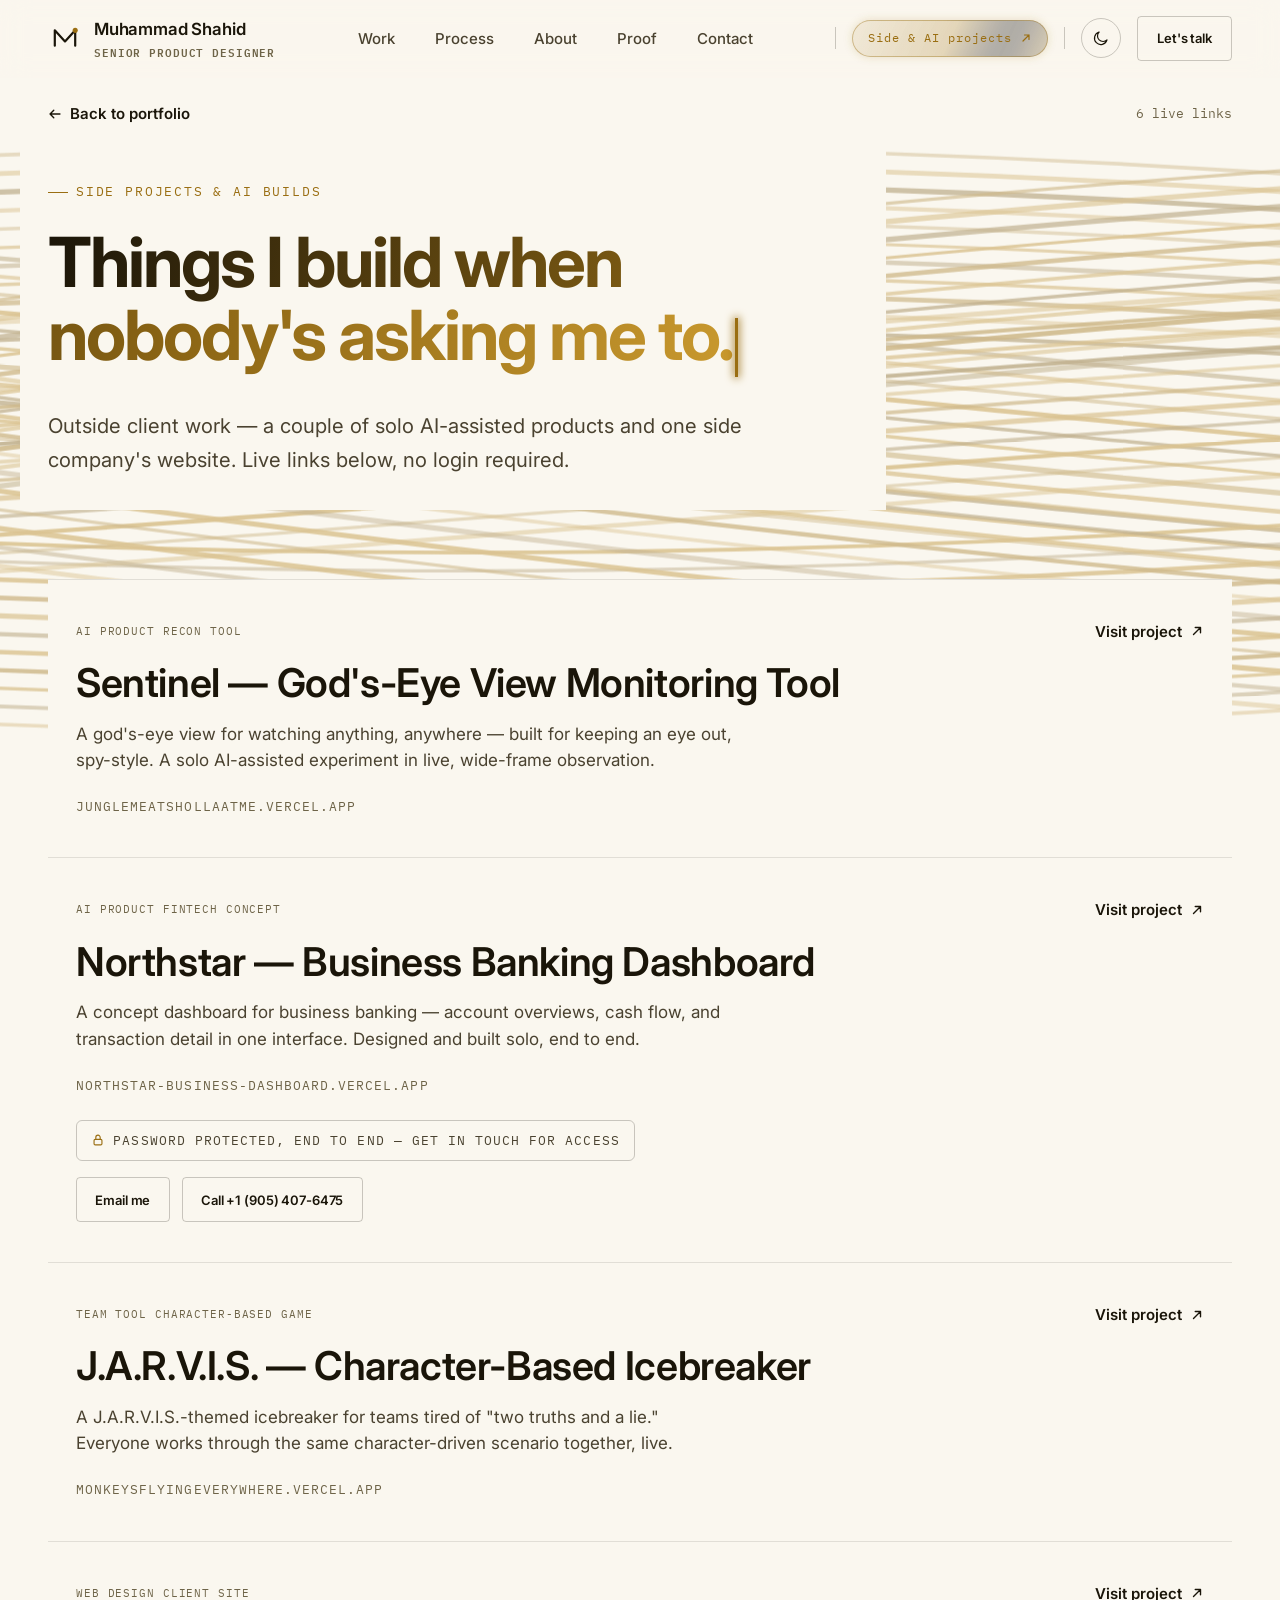
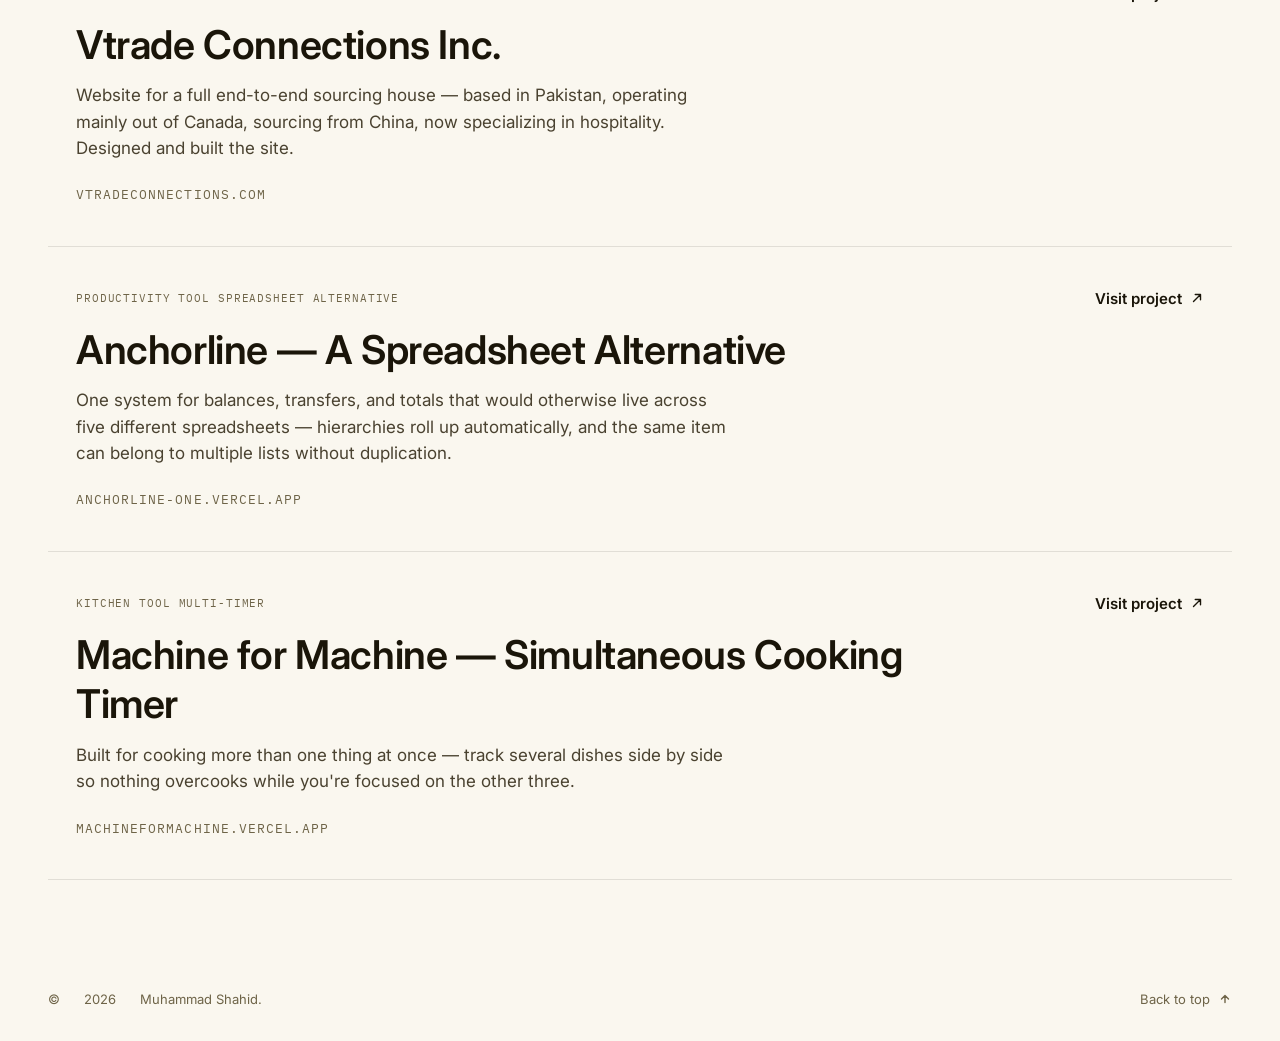
<file: side-projects.html>
<!doctype html>
<html lang="en">
<head>
<meta charset="UTF-8">
<meta name="viewport" content="width=device-width, initial-scale=1, viewport-fit=cover">
<title>Side Projects &amp; AI Builds — Muhammad Shahid</title>
<meta name="description" content="Live links to Muhammad Shahid's side projects and AI builds — outside client work, including a business banking dashboard, a team icebreaker game, and a sourcing company website.">
<meta name="color-scheme" content="light dark">
<link rel="icon" href="data:image/svg+xml,%3Csvg xmlns='http://www.w3.org/2000/svg' viewBox='0 0 40 40'%3E%3Crect width='40' height='40' rx='8' fill='%230B0906'/%3E%3Cpath d='M10 28V12l10 11 10-11v16' stroke='%23F5EEDD' stroke-width='2.4' fill='none' stroke-linecap='round' stroke-linejoin='round'/%3E%3Ccircle cx='30' cy='12' r='2.6' fill='%23E8B84B'/%3E%3C/svg%3E">
<link rel="preconnect" href="https://fonts.googleapis.com">
<link rel="preconnect" href="https://fonts.gstatic.com" crossorigin>
<link href="https://fonts.googleapis.com/css2?family=Inter:wght@400;500;600;700;800&family=IBM+Plex+Mono:wght@400;500&display=swap" rel="stylesheet">
<link rel="stylesheet" href="css/styles.css">
</head>
<body>
<a class="skip-link" href="#main">Skip to content</a>

<div class="page-weave-bg" aria-hidden="true">
  <svg class="hero-weave-svg" viewBox="0 0 1920 320" preserveAspectRatio="xMidYMid slice" aria-hidden="true" fill="none" stroke-linecap="round">
    <g class="wv-a">
      <path d="M -400 236.2 C 576 -23.5, 1306 0.0, 2320 252.2" stroke="var(--wv1)" stroke-width="1.32" stroke-opacity="0.46"/>
      <path d="M -400 242.8 C 576 -16.3, 1306 5.8, 2320 258.8" stroke="var(--wv2)" stroke-width="1.69" stroke-opacity="0.55"/>
      <path d="M -400 249.2 C 576 -9.2, 1306 11.7, 2320 265.2" stroke="var(--wv3)" stroke-width="1.81" stroke-opacity="0.75"/>
      <path d="M -400 255.8 C 576 -2.0, 1306 17.5, 2320 271.8" stroke="var(--wv4)" stroke-width="1.44" stroke-opacity="0.49"/>
      <path d="M -400 262.2 C 576 5.2, 1306 23.3, 2320 278.2" stroke="var(--wv1)" stroke-width="1.27" stroke-opacity="0.46"/>
      <path d="M -400 268.8 C 576 12.4, 1306 29.1, 2320 284.8" stroke="var(--wv2)" stroke-width="1.12" stroke-opacity="0.68"/>
      <path d="M -400 275.2 C 576 19.6, 1306 34.9, 2320 291.2" stroke="var(--wv3)" stroke-width="1.62" stroke-opacity="0.54"/>
      <path d="M -400 281.8 C 576 26.8, 1306 40.7, 2320 297.8" stroke="var(--wv4)" stroke-width="1.28" stroke-opacity="0.70"/>
      <path d="M -400 288.2 C 576 34.0, 1306 46.5, 2320 304.2" stroke="var(--wv1)" stroke-width="1.75" stroke-opacity="0.72"/>
      <path d="M -400 294.8 C 576 41.2, 1306 52.3, 2320 310.8" stroke="var(--wv2)" stroke-width="1.74" stroke-opacity="0.45"/>
      <path d="M -400 301.2 C 576 48.3, 1306 58.2, 2320 317.2" stroke="var(--wv3)" stroke-width="1.37" stroke-opacity="0.76"/>
      <path d="M -400 140.2 C 576 -79.8, 1306 296.3, 2320 108.2" stroke="var(--wv3)" stroke-width="1.61" stroke-opacity="0.58"/>
      <path d="M -400 146.8 C 576 -74.0, 1306 303.5, 2320 114.8" stroke="var(--wv4)" stroke-width="1.40" stroke-opacity="0.61"/>
      <path d="M -400 153.2 C 576 -68.3, 1306 310.8, 2320 121.2" stroke="var(--wv1)" stroke-width="1.31" stroke-opacity="0.54"/>
      <path d="M -400 159.8 C 576 -62.5, 1306 318.0, 2320 127.8" stroke="var(--wv2)" stroke-width="1.62" stroke-opacity="0.87"/>
      <path d="M -400 166.2 C 576 -56.7, 1306 325.2, 2320 134.2" stroke="var(--wv3)" stroke-width="1.24" stroke-opacity="0.72"/>
      <path d="M -400 172.8 C 576 -50.9, 1306 332.4, 2320 140.8" stroke="var(--wv4)" stroke-width="1.23" stroke-opacity="0.78"/>
      <path d="M -400 179.2 C 576 -45.1, 1306 339.6, 2320 147.2" stroke="var(--wv1)" stroke-width="1.89" stroke-opacity="0.62"/>
      <path d="M -400 185.8 C 576 -39.3, 1306 346.8, 2320 153.8" stroke="var(--wv2)" stroke-width="1.55" stroke-opacity="0.74"/>
      <path d="M -400 192.2 C 576 -33.5, 1306 354.0, 2320 160.2" stroke="var(--wv3)" stroke-width="1.77" stroke-opacity="0.76"/>
      <path d="M -400 198.8 C 576 -27.7, 1306 361.2, 2320 166.8" stroke="var(--wv4)" stroke-width="1.28" stroke-opacity="0.80"/>
      <path d="M -400 205.2 C 576 -22.0, 1306 368.5, 2320 173.2" stroke="var(--wv1)" stroke-width="1.35" stroke-opacity="0.46"/>
      <path d="M -400 268.2 C 576 134.3, 1306 -29.8, 2320 76.2" stroke="var(--wv1)" stroke-width="1.15" stroke-opacity="0.64"/>
      <path d="M -400 274.8 C 576 141.9, 1306 -24.4, 2320 82.8" stroke="var(--wv2)" stroke-width="1.90" stroke-opacity="0.62"/>
      <path d="M -400 281.2 C 576 149.5, 1306 -19.0, 2320 89.2" stroke="var(--wv3)" stroke-width="1.88" stroke-opacity="0.69"/>
      <path d="M -400 287.8 C 576 157.0, 1306 -13.5, 2320 95.8" stroke="var(--wv4)" stroke-width="1.11" stroke-opacity="0.84"/>
      <path d="M -400 294.2 C 576 164.6, 1306 -8.1, 2320 102.2" stroke="var(--wv1)" stroke-width="1.65" stroke-opacity="0.77"/>
      <path d="M -400 300.8 C 576 172.2, 1306 -2.7, 2320 108.8" stroke="var(--wv2)" stroke-width="1.31" stroke-opacity="0.69"/>
      <path d="M -400 307.2 C 576 179.8, 1306 2.7, 2320 115.2" stroke="var(--wv3)" stroke-width="1.19" stroke-opacity="0.74"/>
      <path d="M -400 313.8 C 576 187.4, 1306 8.1, 2320 121.8" stroke="var(--wv4)" stroke-width="1.46" stroke-opacity="0.65"/>
      <path d="M -400 320.2 C 576 195.0, 1306 13.5, 2320 128.2" stroke="var(--wv1)" stroke-width="1.80" stroke-opacity="0.88"/>
      <path d="M -400 326.8 C 576 202.5, 1306 19.0, 2320 134.8" stroke="var(--wv2)" stroke-width="1.50" stroke-opacity="0.57"/>
      <path d="M -400 333.2 C 576 210.1, 1306 24.4, 2320 141.2" stroke="var(--wv3)" stroke-width="1.83" stroke-opacity="0.53"/>
    </g>
    <g class="wv-b">
      <path d="M -400 12.2 C 576 271.4, 1306 249.1, 2320 -3.8" stroke="var(--wv2)" stroke-width="1.37" stroke-opacity="0.88"/>
      <path d="M -400 18.8 C 576 277.3, 1306 256.2, 2320 2.8" stroke="var(--wv3)" stroke-width="1.18" stroke-opacity="0.49"/>
      <path d="M -400 25.2 C 576 283.2, 1306 263.3, 2320 9.2" stroke="var(--wv4)" stroke-width="1.58" stroke-opacity="0.83"/>
      <path d="M -400 31.8 C 576 289.2, 1306 270.3, 2320 15.8" stroke="var(--wv1)" stroke-width="1.68" stroke-opacity="0.81"/>
      <path d="M -400 38.2 C 576 295.1, 1306 277.4, 2320 22.2" stroke="var(--wv2)" stroke-width="1.88" stroke-opacity="0.69"/>
      <path d="M -400 44.8 C 576 301.0, 1306 284.5, 2320 28.8" stroke="var(--wv3)" stroke-width="1.54" stroke-opacity="0.62"/>
      <path d="M -400 51.2 C 576 307.0, 1306 291.5, 2320 35.2" stroke="var(--wv4)" stroke-width="1.59" stroke-opacity="0.82"/>
      <path d="M -400 57.8 C 576 312.9, 1306 298.6, 2320 41.8" stroke="var(--wv1)" stroke-width="1.56" stroke-opacity="0.84"/>
      <path d="M -400 64.2 C 576 318.8, 1306 305.7, 2320 48.2" stroke="var(--wv2)" stroke-width="1.14" stroke-opacity="0.77"/>
      <path d="M -400 70.8 C 576 324.8, 1306 312.7, 2320 54.8" stroke="var(--wv3)" stroke-width="1.33" stroke-opacity="0.55"/>
      <path d="M -400 77.2 C 576 330.7, 1306 319.8, 2320 61.2" stroke="var(--wv4)" stroke-width="1.29" stroke-opacity="0.49"/>
      <path d="M -400 60.2 C 576 317.8, 1306 -69.3, 2320 172.2" stroke="var(--wv4)" stroke-width="1.85" stroke-opacity="0.54"/>
      <path d="M -400 66.8 C 576 324.0, 1306 -62.5, 2320 178.8" stroke="var(--wv1)" stroke-width="1.35" stroke-opacity="0.84"/>
      <path d="M -400 73.2 C 576 330.2, 1306 -55.7, 2320 185.2" stroke="var(--wv2)" stroke-width="1.42" stroke-opacity="0.74"/>
      <path d="M -400 79.8 C 576 336.4, 1306 -48.9, 2320 191.8" stroke="var(--wv3)" stroke-width="1.47" stroke-opacity="0.86"/>
      <path d="M -400 86.2 C 576 342.7, 1306 -42.2, 2320 198.2" stroke="var(--wv4)" stroke-width="1.30" stroke-opacity="0.57"/>
      <path d="M -400 92.8 C 576 348.9, 1306 -35.4, 2320 204.8" stroke="var(--wv1)" stroke-width="1.31" stroke-opacity="0.70"/>
      <path d="M -400 99.2 C 576 355.1, 1306 -28.6, 2320 211.2" stroke="var(--wv2)" stroke-width="1.82" stroke-opacity="0.71"/>
      <path d="M -400 105.8 C 576 361.3, 1306 -21.8, 2320 217.8" stroke="var(--wv3)" stroke-width="1.28" stroke-opacity="0.63"/>
      <path d="M -400 112.2 C 576 367.6, 1306 -15.1, 2320 224.2" stroke="var(--wv4)" stroke-width="1.51" stroke-opacity="0.90"/>
      <path d="M -400 118.8 C 576 373.8, 1306 -8.3, 2320 230.8" stroke="var(--wv1)" stroke-width="1.14" stroke-opacity="0.49"/>
      <path d="M -400 125.2 C 576 380.0, 1306 -1.5, 2320 237.2" stroke="var(--wv2)" stroke-width="1.60" stroke-opacity="0.50"/>
      <path d="M -400 -19.8 C 576 85.2, 1306 291.3, 2320 188.2" stroke="var(--wv2)" stroke-width="1.61" stroke-opacity="0.58"/>
      <path d="M -400 -13.2 C 576 93.0, 1306 296.5, 2320 194.8" stroke="var(--wv3)" stroke-width="1.22" stroke-opacity="0.72"/>
      <path d="M -400 -6.8 C 576 100.7, 1306 301.8, 2320 201.2" stroke="var(--wv4)" stroke-width="1.53" stroke-opacity="0.79"/>
      <path d="M -400 -0.2 C 576 108.5, 1306 307.0, 2320 207.8" stroke="var(--wv1)" stroke-width="1.52" stroke-opacity="0.80"/>
      <path d="M -400 6.2 C 576 116.3, 1306 312.2, 2320 214.2" stroke="var(--wv2)" stroke-width="1.36" stroke-opacity="0.45"/>
      <path d="M -400 12.8 C 576 124.1, 1306 317.4, 2320 220.8" stroke="var(--wv3)" stroke-width="1.84" stroke-opacity="0.46"/>
      <path d="M -400 19.2 C 576 131.9, 1306 322.6, 2320 227.2" stroke="var(--wv4)" stroke-width="1.77" stroke-opacity="0.85"/>
      <path d="M -400 25.8 C 576 139.7, 1306 327.8, 2320 233.8" stroke="var(--wv1)" stroke-width="1.15" stroke-opacity="0.59"/>
      <path d="M -400 32.2 C 576 147.5, 1306 333.0, 2320 240.2" stroke="var(--wv2)" stroke-width="1.86" stroke-opacity="0.85"/>
      <path d="M -400 38.8 C 576 155.3, 1306 338.2, 2320 246.8" stroke="var(--wv3)" stroke-width="1.49" stroke-opacity="0.49"/>
      <path d="M -400 45.2 C 576 163.0, 1306 343.5, 2320 253.2" stroke="var(--wv4)" stroke-width="1.71" stroke-opacity="0.48"/>
    </g>
  </svg>
</div>

<header class="site-nav" data-nav>
  <div class="wrap nav-row">
    <a class="brand" href="index.html" aria-label="Muhammad Shahid — home">
      <svg class="brand-mark" viewBox="0 0 40 40" fill="none" aria-hidden="true">
        <path d="M8 29V11l12 13 12-13v18" stroke="currentColor" stroke-width="2.6" stroke-linecap="round" stroke-linejoin="round"/>
        <circle cx="32" cy="11" r="3" fill="var(--c-accent)"/>
      </svg>
      <span><span class="brand-name">Muhammad Shahid</span><span class="brand-role">Senior Product Designer</span></span>
    </a>
    <nav class="nav-links" aria-label="Primary">
      <a href="index.html#work">Work</a>
      <a href="index.html#process">Process</a>
      <a href="index.html#about">About</a>
      <a href="index.html#proof">Proof</a>
      <a href="index.html#contact">Contact</a>
    </nav>
    <div class="nav-actions">
      <div class="nav-banner-divider" aria-hidden="true"></div>
      <a class="nav-banner-link" href="side-projects.html" aria-label="Side &amp; AI projects" aria-current="page">
        <span class="nav-banner-label">Side &amp; AI projects</span>
        <svg viewBox="0 0 16 16" fill="none" aria-hidden="true"><path d="M4 12 12 4M6 4h6v6" stroke="currentColor" stroke-width="1.6" stroke-linecap="round" stroke-linejoin="round"/></svg>
      </a>
      <div class="nav-banner-divider" aria-hidden="true"></div>
      <button class="theme-toggle" type="button" data-theme-toggle aria-pressed="false" aria-label="Toggle dark mode">
        <svg class="icon-moon" viewBox="0 0 24 24" fill="none" aria-hidden="true"><path d="M20 14.5A8.5 8.5 0 1 1 9.5 4a7 7 0 0 0 10.5 10.5Z" stroke="currentColor" stroke-width="1.6" stroke-linejoin="round"/></svg>
        <svg class="icon-sun" viewBox="0 0 24 24" fill="none" aria-hidden="true"><circle cx="12" cy="12" r="4.2" stroke="currentColor" stroke-width="1.6"/><path d="M12 2.5v2.4M12 19.1v2.4M4.6 4.6l1.7 1.7M17.7 17.7l1.7 1.7M2.5 12h2.4M19.1 12h2.4M4.6 19.4l1.7-1.7M17.7 6.3l1.7-1.7" stroke="currentColor" stroke-width="1.6" stroke-linecap="round"/></svg>
      </button>
      <a class="btn btn-ghost nav-cta" href="index.html#contact" data-magnetic>Let's talk</a>
      <button class="nav-toggle" type="button" data-nav-toggle aria-expanded="false" aria-controls="mobile-panel" aria-label="Open menu"><span></span></button>
    </div>
  </div>
  <div class="nav-progress" data-nav-progress></div>
</header>

<div class="mobile-panel" id="mobile-panel" data-mobile-panel>
  <nav aria-label="Mobile">
    <a href="index.html#work">Work</a>
    <a href="index.html#process">Process</a>
    <a href="index.html#about">About</a>
    <a href="index.html#proof">Proof</a>
    <a href="index.html#contact">Contact</a>
    <a class="mobile-nav-accent" href="side-projects.html" aria-current="page">Side &amp; AI projects</a>
  </nav>
  <div class="mobile-foot">
    <a class="text-link" href="mailto:muhammadshahid@moandco.org">muhammadshahid@moandco.org</a>
  </div>
</div>

<main id="main">
  <section class="cs-hero">
    <div class="wrap">
      <div class="cs-hero-top">
        <a class="text-link" href="index.html">
          <svg viewBox="0 0 16 16" fill="none" aria-hidden="true" style="transform:rotate(225deg);"><path d="M4 12 12 4M6 4h6v6" stroke="currentColor" stroke-width="1.6" stroke-linecap="round" stroke-linejoin="round"/></svg>
          Back to portfolio
        </a>
        <span class="text-xs text-mono">6 live links</span>
      </div>

      <div data-reveal class="weave-text-panel" style="width:fit-content; max-width:100%;">
        <p class="eyebrow">Side projects &amp; AI builds</p>
        <h1 class="text-balance" style="margin-top:var(--space-5); max-width:18ch;">
          <span class="visually-hidden">Things I build when nobody's asking me to.</span>
          <span data-typewriter-visible aria-hidden="true">Things I build when nobody's asking me to.</span>
        </h1>
        <p class="text-l text-pretty" style="margin-top:var(--space-6); max-width:56ch;">Outside client work — a couple of solo AI-assisted products and one side company's website. Live links below, no login required.</p>
      </div>
    </div>
  </section>

  <section class="section-pad-tight">
    <div class="wrap">
      <div class="project-list" data-reveal-group>
        <a class="project-card" href="https://junglemeatshollaatme.vercel.app/" target="_blank" rel="noopener" data-reveal style="--i:0;">
          <div class="project-card-head">
            <div class="project-tags"><span class="tag">AI Product</span><span class="tag">Recon Tool</span></div>
            <span class="text-link project-cta">Visit project
              <svg viewBox="0 0 16 16" fill="none" aria-hidden="true"><path d="M4 12 12 4M6 4h6v6" stroke="currentColor" stroke-width="1.6" stroke-linecap="round" stroke-linejoin="round"/></svg>
            </span>
          </div>
          <h3>Sentinel — God's-Eye View Monitoring Tool</h3>
          <p class="text-m">A god's-eye view for watching anything, anywhere — built for keeping an eye out, spy-style. A solo AI-assisted experiment in live, wide-frame observation.</p>
          <span class="project-url">junglemeatshollaatme.vercel.app</span>
        </a>

        <div class="project-card" data-reveal style="--i:1;">
          <div class="project-card-head">
            <div class="project-tags"><span class="tag">AI Product</span><span class="tag">Fintech Concept</span></div>
            <a class="text-link project-cta" href="https://northstar-business-dashboard.vercel.app/" target="_blank" rel="noopener">Visit project
              <svg viewBox="0 0 16 16" fill="none" aria-hidden="true"><path d="M4 12 12 4M6 4h6v6" stroke="currentColor" stroke-width="1.6" stroke-linecap="round" stroke-linejoin="round"/></svg>
            </a>
          </div>
          <h3>Northstar — Business Banking Dashboard</h3>
          <p class="text-m">A concept dashboard for business banking — account overviews, cash flow, and transaction detail in one interface. Designed and built solo, end to end.</p>
          <span class="project-url">northstar-business-dashboard.vercel.app</span>

          <div class="project-protected-note">
            <svg viewBox="0 0 16 16" fill="none" aria-hidden="true"><rect x="3.5" y="7.25" width="9" height="6.25" rx="1.3" stroke="currentColor" stroke-width="1.3"/><path d="M5.5 7.25V5a2.5 2.5 0 0 1 5 0v2.25" stroke="currentColor" stroke-width="1.3" stroke-linecap="round"/></svg>
            Password protected, end to end — get in touch for access
          </div>
          <div class="project-contact-actions">
            <a class="btn btn-ghost" href="mailto:muhammadshahid@moandco.org">Email me</a>
            <a class="btn btn-ghost" href="tel:+19054076475">Call +1 (905) 407-6475</a>
          </div>
        </div>

        <a class="project-card" href="https://monkeysflyingeverywhere.vercel.app/" target="_blank" rel="noopener" data-reveal style="--i:2;">
          <div class="project-card-head">
            <div class="project-tags"><span class="tag">Team Tool</span><span class="tag">Character-Based Game</span></div>
            <span class="text-link project-cta">Visit project
              <svg viewBox="0 0 16 16" fill="none" aria-hidden="true"><path d="M4 12 12 4M6 4h6v6" stroke="currentColor" stroke-width="1.6" stroke-linecap="round" stroke-linejoin="round"/></svg>
            </span>
          </div>
          <h3>J.A.R.V.I.S. — Character-Based Icebreaker</h3>
          <p class="text-m">A J.A.R.V.I.S.-themed icebreaker for teams tired of "two truths and a lie." Everyone works through the same character-driven scenario together, live.</p>
          <span class="project-url">monkeysflyingeverywhere.vercel.app</span>
        </a>

        <a class="project-card" href="https://www.vtradeconnections.com/" target="_blank" rel="noopener" data-reveal style="--i:3;">
          <div class="project-card-head">
            <div class="project-tags"><span class="tag">Web Design</span><span class="tag">Client Site</span></div>
            <span class="text-link project-cta">Visit project
              <svg viewBox="0 0 16 16" fill="none" aria-hidden="true"><path d="M4 12 12 4M6 4h6v6" stroke="currentColor" stroke-width="1.6" stroke-linecap="round" stroke-linejoin="round"/></svg>
            </span>
          </div>
          <h3>Vtrade Connections Inc.</h3>
          <p class="text-m">Website for a full end-to-end sourcing house — based in Pakistan, operating mainly out of Canada, sourcing from China, now specializing in hospitality. Designed and built the site.</p>
          <span class="project-url">vtradeconnections.com</span>
        </a>

        <a class="project-card" href="https://anchorline-one.vercel.app/" target="_blank" rel="noopener" data-reveal style="--i:4;">
          <div class="project-card-head">
            <div class="project-tags"><span class="tag">Productivity Tool</span><span class="tag">Spreadsheet Alternative</span></div>
            <span class="text-link project-cta">Visit project
              <svg viewBox="0 0 16 16" fill="none" aria-hidden="true"><path d="M4 12 12 4M6 4h6v6" stroke="currentColor" stroke-width="1.6" stroke-linecap="round" stroke-linejoin="round"/></svg>
            </span>
          </div>
          <h3>Anchorline — A Spreadsheet Alternative</h3>
          <p class="text-m">One system for balances, transfers, and totals that would otherwise live across five different spreadsheets — hierarchies roll up automatically, and the same item can belong to multiple lists without duplication.</p>
          <span class="project-url">anchorline-one.vercel.app</span>
        </a>

        <a class="project-card" href="https://machineformachine.vercel.app/" target="_blank" rel="noopener" data-reveal style="--i:5;">
          <div class="project-card-head">
            <div class="project-tags"><span class="tag">Kitchen Tool</span><span class="tag">Multi-Timer</span></div>
            <span class="text-link project-cta">Visit project
              <svg viewBox="0 0 16 16" fill="none" aria-hidden="true"><path d="M4 12 12 4M6 4h6v6" stroke="currentColor" stroke-width="1.6" stroke-linecap="round" stroke-linejoin="round"/></svg>
            </span>
          </div>
          <h3>Machine for Machine — Simultaneous Cooking Timer</h3>
          <p class="text-m">Built for cooking more than one thing at once — track several dishes side by side so nothing overcooks while you're focused on the other three.</p>
          <span class="project-url">machineformachine.vercel.app</span>
        </a>
      </div>
    </div>
  </section>
</main>

<footer class="site-footer">
  <div class="wrap">
    <div class="footer-bottom weave-text-panel" style="border-top:none;">
      <p class="text-xs">© <span data-year>2026</span> Muhammad Shahid.</p>
      <a class="back-to-top" href="#top">Back to top
        <svg viewBox="0 0 16 16" fill="none" aria-hidden="true"><path d="M8 12V4M4 8l4-4 4 4" stroke="currentColor" stroke-width="1.6" stroke-linecap="round" stroke-linejoin="round"/></svg>
      </a>
    </div>
  </div>
</footer>

<script src="js/main.js"></script>
</body>
</html>
</file>
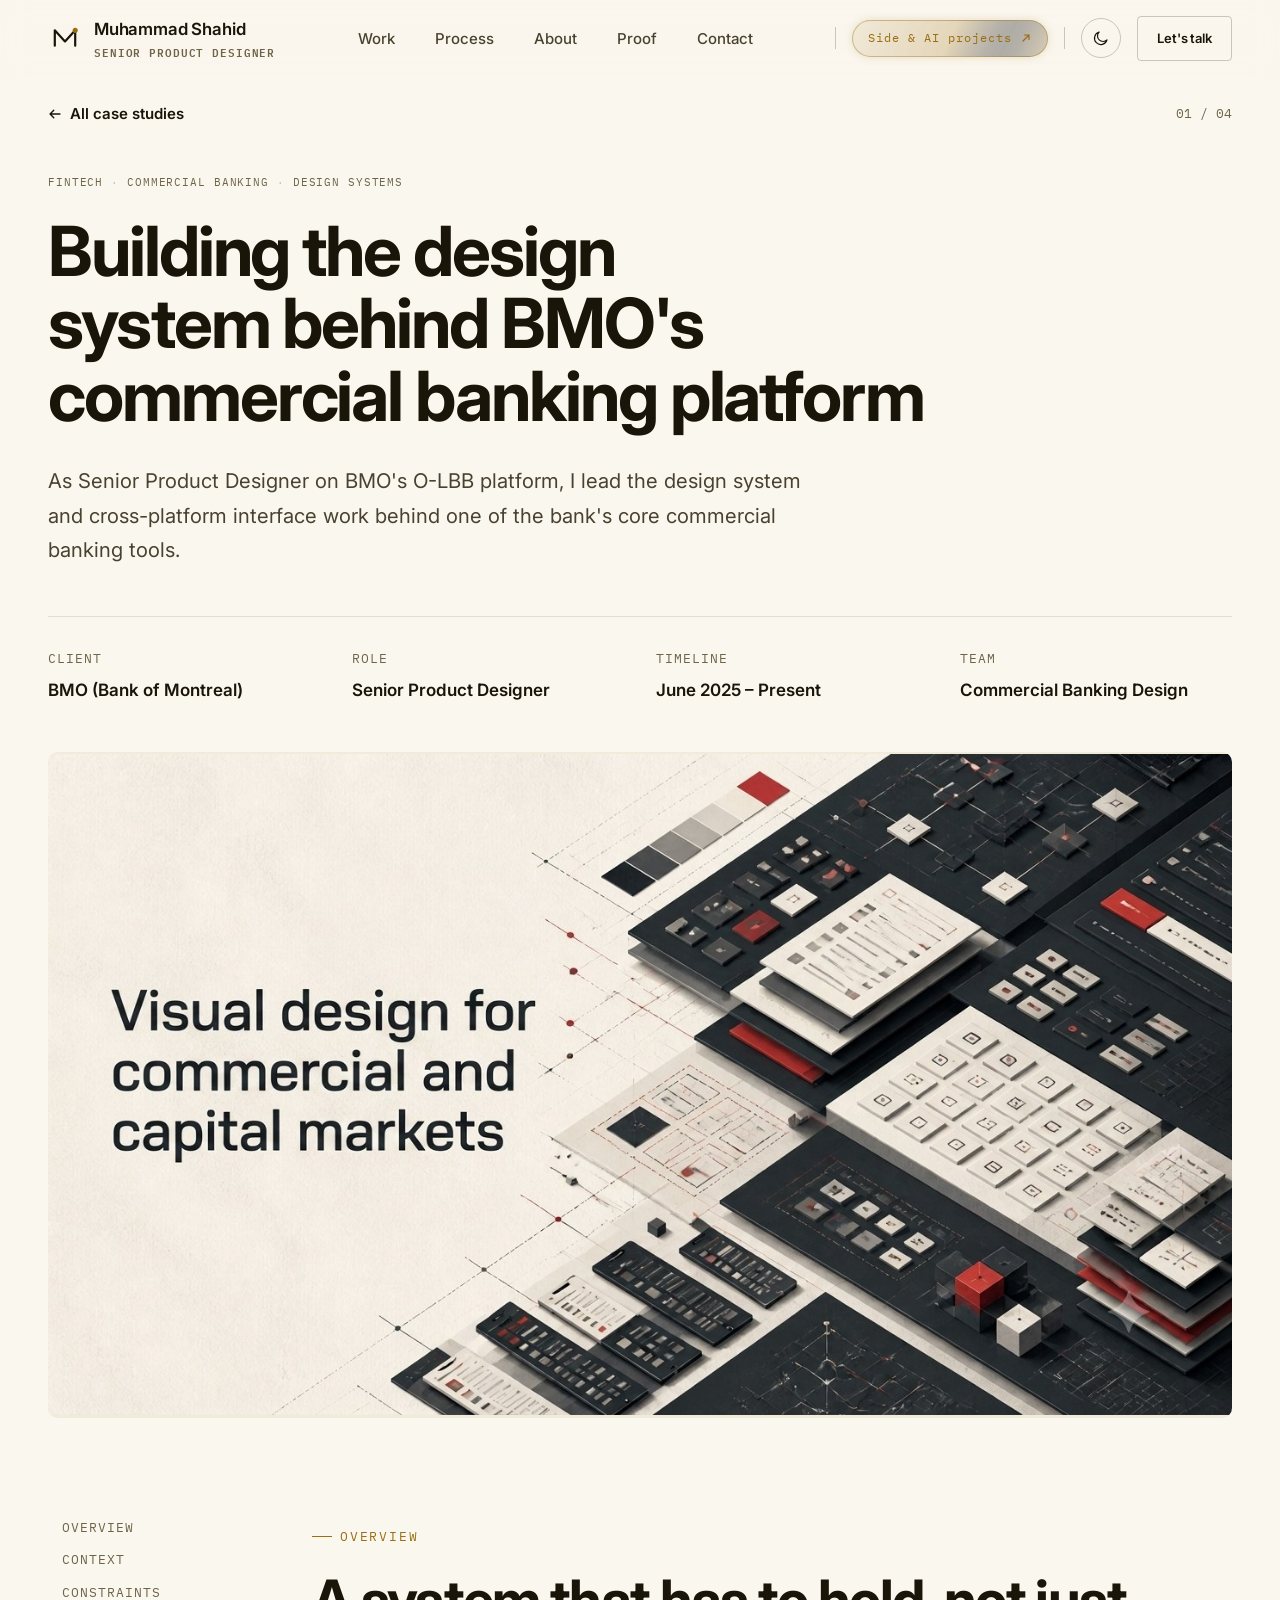
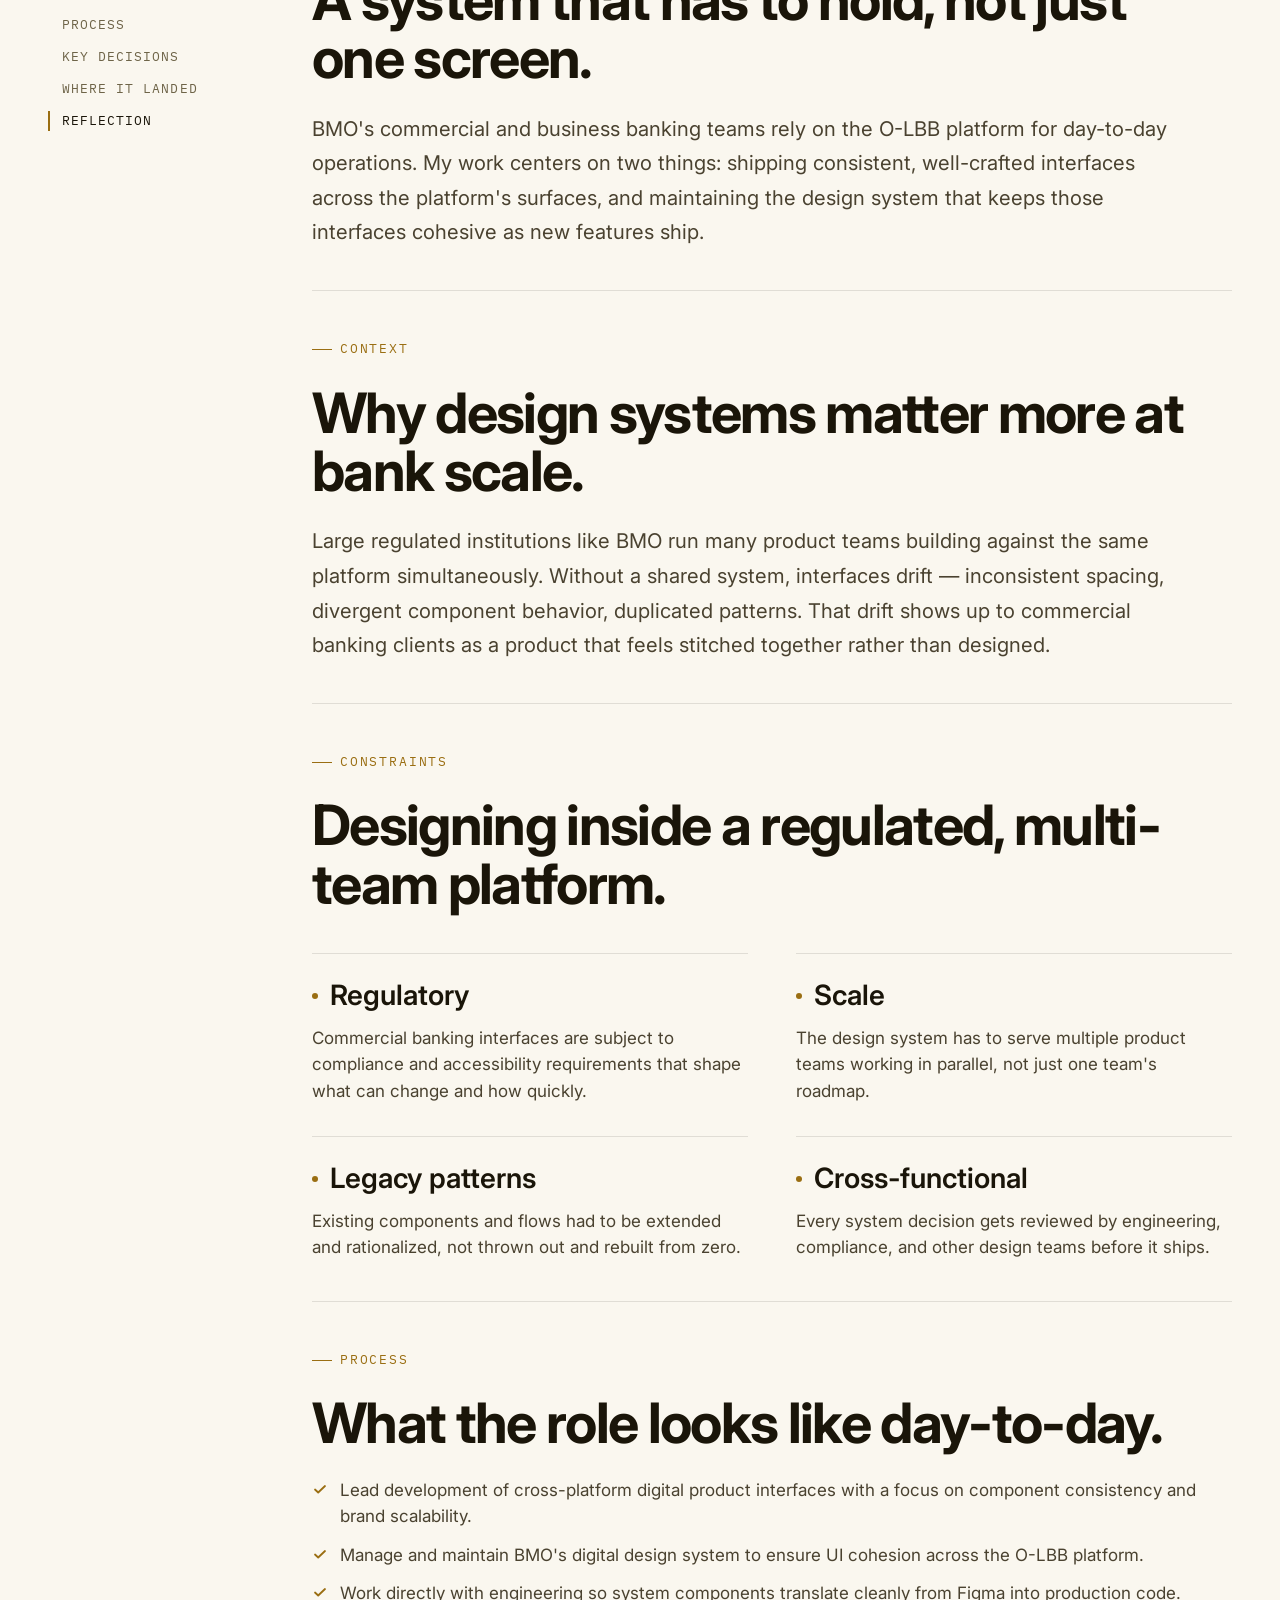
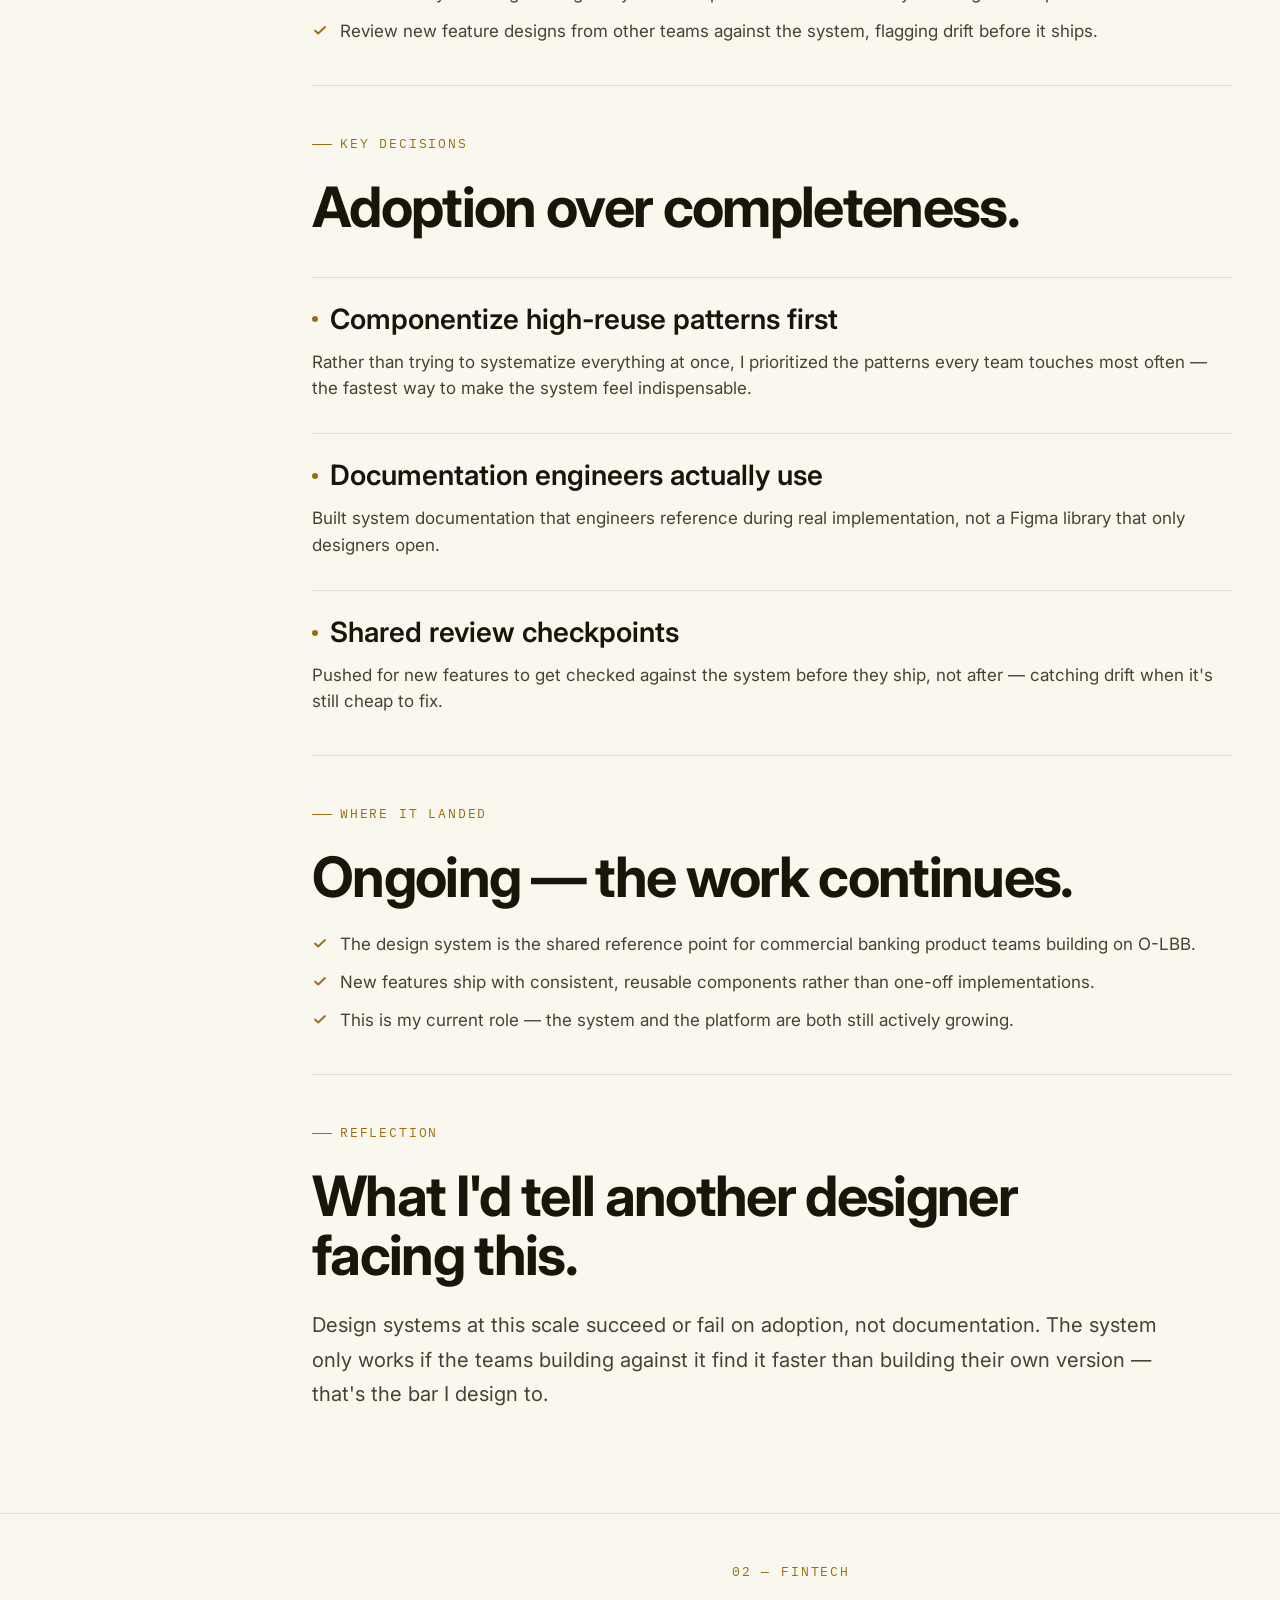
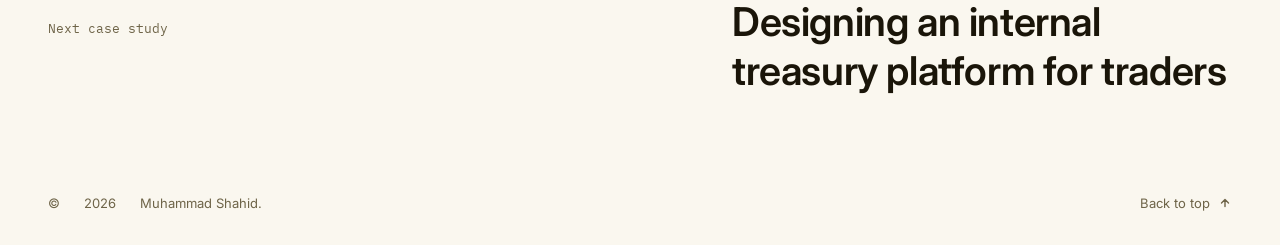
<file: work/bmo.html>
<!doctype html>
<html lang="en">
<head>
<meta charset="UTF-8">
<meta name="viewport" content="width=device-width, initial-scale=1, viewport-fit=cover">
<title>BMO — Building the design system behind commercial banking | Muhammad Shahid</title>
<meta name="description" content="How Muhammad Shahid leads design system and cross-platform interface work on BMO's O-LBB commercial banking platform.">
<meta name="color-scheme" content="light dark">
<link rel="icon" href="data:image/svg+xml,%3Csvg xmlns='http://www.w3.org/2000/svg' viewBox='0 0 40 40'%3E%3Crect width='40' height='40' rx='8' fill='%230B0906'/%3E%3Cpath d='M10 28V12l10 11 10-11v16' stroke='%23F5EEDD' stroke-width='2.4' fill='none' stroke-linecap='round' stroke-linejoin='round'/%3E%3Ccircle cx='30' cy='12' r='2.6' fill='%23E8B84B'/%3E%3C/svg%3E">
<link rel="preconnect" href="https://fonts.googleapis.com">
<link rel="preconnect" href="https://fonts.gstatic.com" crossorigin>
<link href="https://fonts.googleapis.com/css2?family=Inter:wght@400;500;600;700;800&family=IBM+Plex+Mono:wght@400;500&display=swap" rel="stylesheet">
<link rel="stylesheet" href="../css/styles.css">
</head>
<body>
<a class="skip-link" href="#main">Skip to content</a>

<header class="site-nav" data-nav>
  <div class="wrap nav-row">
    <a class="brand" href="../index.html" aria-label="Muhammad Shahid — home">
      <svg class="brand-mark" viewBox="0 0 40 40" fill="none" aria-hidden="true">
        <path d="M8 29V11l12 13 12-13v18" stroke="currentColor" stroke-width="2.6" stroke-linecap="round" stroke-linejoin="round"/>
        <circle cx="32" cy="11" r="3" fill="var(--c-accent)"/>
      </svg>
      <span><span class="brand-name">Muhammad Shahid</span><span class="brand-role">Senior Product Designer</span></span>
    </a>
    <nav class="nav-links" aria-label="Primary">
      <a href="../index.html#work">Work</a>
      <a href="../index.html#process">Process</a>
      <a href="../index.html#about">About</a>
      <a href="../index.html#proof">Proof</a>
      <a href="../index.html#contact">Contact</a>
    </nav>
    <div class="nav-actions">
      <div class="nav-banner-divider" aria-hidden="true"></div>
      <a class="nav-banner-link" href="../side-projects.html" aria-label="Side &amp; AI projects">
        <span class="nav-banner-label">Side &amp; AI projects</span>
        <svg viewBox="0 0 16 16" fill="none" aria-hidden="true"><path d="M4 12 12 4M6 4h6v6" stroke="currentColor" stroke-width="1.6" stroke-linecap="round" stroke-linejoin="round"/></svg>
      </a>
      <div class="nav-banner-divider" aria-hidden="true"></div>
      <button class="theme-toggle" type="button" data-theme-toggle aria-pressed="false" aria-label="Toggle dark mode">
        <svg class="icon-moon" viewBox="0 0 24 24" fill="none" aria-hidden="true"><path d="M20 14.5A8.5 8.5 0 1 1 9.5 4a7 7 0 0 0 10.5 10.5Z" stroke="currentColor" stroke-width="1.6" stroke-linejoin="round"/></svg>
        <svg class="icon-sun" viewBox="0 0 24 24" fill="none" aria-hidden="true"><circle cx="12" cy="12" r="4.2" stroke="currentColor" stroke-width="1.6"/><path d="M12 2.5v2.4M12 19.1v2.4M4.6 4.6l1.7 1.7M17.7 17.7l1.7 1.7M2.5 12h2.4M19.1 12h2.4M4.6 19.4l1.7-1.7M17.7 6.3l1.7-1.7" stroke="currentColor" stroke-width="1.6" stroke-linecap="round"/></svg>
      </button>
      <a class="btn btn-ghost nav-cta" href="../index.html#contact" data-magnetic>Let's talk</a>
      <button class="nav-toggle" type="button" data-nav-toggle aria-expanded="false" aria-controls="mobile-panel" aria-label="Open menu"><span></span></button>
    </div>
  </div>
  <div class="nav-progress" data-nav-progress></div>
</header>

<div class="mobile-panel" id="mobile-panel" data-mobile-panel>
  <nav aria-label="Mobile">
    <a href="../index.html#work">Work</a>
    <a href="../index.html#process">Process</a>
    <a href="../index.html#about">About</a>
    <a href="../index.html#proof">Proof</a>
    <a href="../index.html#contact">Contact</a>
    <a class="mobile-nav-accent" href="../side-projects.html">Side &amp; AI projects</a>
  </nav>
  <div class="mobile-foot">
    <a class="text-link" href="mailto:muhammadshahid@moandco.org">muhammadshahid@moandco.org</a>
  </div>
</div>

<main id="main">
  <section class="cs-hero">
    <div class="wrap">
      <div class="cs-hero-top">
        <a class="text-link" href="../index.html#work">
          <svg viewBox="0 0 16 16" fill="none" aria-hidden="true" style="transform:rotate(225deg);"><path d="M4 12 12 4M6 4h6v6" stroke="currentColor" stroke-width="1.6" stroke-linecap="round" stroke-linejoin="round"/></svg>
          All case studies
        </a>
        <span class="text-xs text-mono">01 / 04</span>
      </div>

      <div data-reveal>
        <div class="case-tags" style="margin-bottom:var(--space-5);">
          <span class="tag">Fintech</span><span class="tag">Commercial Banking</span><span class="tag">Design Systems</span>
        </div>
        <h1 class="text-balance" style="max-width:22ch;">Building the design system behind BMO's commercial banking platform</h1>
        <p class="text-l text-pretty" style="margin-top:var(--space-6); max-width:60ch;">As Senior Product Designer on BMO's O-LBB platform, I lead the design system and cross-platform interface work behind one of the bank's core commercial banking tools.</p>
      </div>

      <dl class="cs-hero-meta">
        <div><dt>Client</dt><dd>BMO (Bank of Montreal)</dd></div>
        <div><dt>Role</dt><dd>Senior Product Designer</dd></div>
        <div><dt>Timeline</dt><dd>June 2025 – Present</dd></div>
        <div><dt>Team</dt><dd>Commercial Banking Design</dd></div>
      </dl>

      <figure class="cs-cover" data-reveal>
        <img src="../assets/bmo-cover.jpg" alt="" loading="lazy">
      </figure>
    </div>
  </section>

  <section class="section-pad-tight">
    <div class="wrap">
      <div class="cs-body">
        <nav class="cs-toc" aria-label="On this page">
          <a href="#overview">Overview</a>
          <a href="#context">Context</a>
          <a href="#constraints">Constraints</a>
          <a href="#process">Process</a>
          <a href="#decisions">Key decisions</a>
          <a href="#landed">Where it landed</a>
          <a href="#reflection">Reflection</a>
        </nav>

        <div>
          <div class="cs-block" id="overview" data-reveal>
            <p class="eyebrow">Overview</p>
            <h2 style="margin-top:var(--space-5);">A system that has to hold, not just one screen.</h2>
            <p class="text-l">BMO's commercial and business banking teams rely on the O-LBB platform for day-to-day operations. My work centers on two things: shipping consistent, well-crafted interfaces across the platform's surfaces, and maintaining the design system that keeps those interfaces cohesive as new features ship.</p>
          </div>

          <div class="cs-block" id="context" data-reveal>
            <p class="eyebrow">Context</p>
            <h2 style="margin-top:var(--space-5); max-width:26ch;">Why design systems matter more at bank scale.</h2>
            <p class="text-l">Large regulated institutions like BMO run many product teams building against the same platform simultaneously. Without a shared system, interfaces drift — inconsistent spacing, divergent component behavior, duplicated patterns. That drift shows up to commercial banking clients as a product that feels stitched together rather than designed.</p>
          </div>

          <div class="cs-block" id="constraints" data-reveal>
            <p class="eyebrow">Constraints</p>
            <h2 style="margin-top:var(--space-5); max-width:24ch;">Designing inside a regulated, multi-team platform.</h2>
            <div class="cs-cols">
              <div class="cs-col">
                <h4><span class="dot"></span>Regulatory</h4>
                <p class="text-m">Commercial banking interfaces are subject to compliance and accessibility requirements that shape what can change and how quickly.</p>
              </div>
              <div class="cs-col">
                <h4><span class="dot"></span>Scale</h4>
                <p class="text-m">The design system has to serve multiple product teams working in parallel, not just one team's roadmap.</p>
              </div>
              <div class="cs-col">
                <h4><span class="dot"></span>Legacy patterns</h4>
                <p class="text-m">Existing components and flows had to be extended and rationalized, not thrown out and rebuilt from zero.</p>
              </div>
              <div class="cs-col">
                <h4><span class="dot"></span>Cross-functional</h4>
                <p class="text-m">Every system decision gets reviewed by engineering, compliance, and other design teams before it ships.</p>
              </div>
            </div>
          </div>

          <div class="cs-block" id="process" data-reveal>
            <p class="eyebrow">Process</p>
            <h2 style="margin-top:var(--space-5); max-width:24ch;">What the role looks like day-to-day.</h2>
            <ul class="cs-list">
              <li><svg viewBox="0 0 16 16" fill="none"><path d="M3 8.5l3.2 3L13 5" stroke="currentColor" stroke-width="1.8" stroke-linecap="round" stroke-linejoin="round"/></svg>Lead development of cross-platform digital product interfaces with a focus on component consistency and brand scalability.</li>
              <li><svg viewBox="0 0 16 16" fill="none"><path d="M3 8.5l3.2 3L13 5" stroke="currentColor" stroke-width="1.8" stroke-linecap="round" stroke-linejoin="round"/></svg>Manage and maintain BMO's digital design system to ensure UI cohesion across the O-LBB platform.</li>
              <li><svg viewBox="0 0 16 16" fill="none"><path d="M3 8.5l3.2 3L13 5" stroke="currentColor" stroke-width="1.8" stroke-linecap="round" stroke-linejoin="round"/></svg>Work directly with engineering so system components translate cleanly from Figma into production code.</li>
              <li><svg viewBox="0 0 16 16" fill="none"><path d="M3 8.5l3.2 3L13 5" stroke="currentColor" stroke-width="1.8" stroke-linecap="round" stroke-linejoin="round"/></svg>Review new feature designs from other teams against the system, flagging drift before it ships.</li>
            </ul>
          </div>

          <div class="cs-block" id="decisions" data-reveal>
            <p class="eyebrow">Key decisions</p>
            <h2 style="margin-top:var(--space-5); max-width:24ch;">Adoption over completeness.</h2>
            <div class="cs-cols" style="grid-template-columns:1fr;">
              <div class="cs-col">
                <h4><span class="dot"></span>Componentize high-reuse patterns first</h4>
                <p class="text-m">Rather than trying to systematize everything at once, I prioritized the patterns every team touches most often — the fastest way to make the system feel indispensable.</p>
              </div>
              <div class="cs-col">
                <h4><span class="dot"></span>Documentation engineers actually use</h4>
                <p class="text-m">Built system documentation that engineers reference during real implementation, not a Figma library that only designers open.</p>
              </div>
              <div class="cs-col">
                <h4><span class="dot"></span>Shared review checkpoints</h4>
                <p class="text-m">Pushed for new features to get checked against the system before they ship, not after — catching drift when it's still cheap to fix.</p>
              </div>
            </div>
          </div>

          <div class="cs-block" id="landed" data-reveal>
            <p class="eyebrow">Where it landed</p>
            <h2 style="margin-top:var(--space-5); max-width:24ch;">Ongoing — the work continues.</h2>
            <ul class="cs-list">
              <li><svg viewBox="0 0 16 16" fill="none"><path d="M3 8.5l3.2 3L13 5" stroke="currentColor" stroke-width="1.8" stroke-linecap="round" stroke-linejoin="round"/></svg>The design system is the shared reference point for commercial banking product teams building on O-LBB.</li>
              <li><svg viewBox="0 0 16 16" fill="none"><path d="M3 8.5l3.2 3L13 5" stroke="currentColor" stroke-width="1.8" stroke-linecap="round" stroke-linejoin="round"/></svg>New features ship with consistent, reusable components rather than one-off implementations.</li>
              <li><svg viewBox="0 0 16 16" fill="none"><path d="M3 8.5l3.2 3L13 5" stroke="currentColor" stroke-width="1.8" stroke-linecap="round" stroke-linejoin="round"/></svg>This is my current role — the system and the platform are both still actively growing.</li>
            </ul>
          </div>

          <div class="cs-block" id="reflection" data-reveal>
            <p class="eyebrow">Reflection</p>
            <h2 style="margin-top:var(--space-5); max-width:24ch;">What I'd tell another designer facing this.</h2>
            <p class="text-l">Design systems at this scale succeed or fail on adoption, not documentation. The system only works if the teams building against it find it faster than building their own version — that's the bar I design to.</p>
          </div>
        </div>
      </div>
    </div>
  </section>

  <section class="cs-next">
    <div class="wrap" style="display:flex; justify-content:space-between; align-items:center; gap:var(--space-6); flex-wrap:wrap;">
      <div><p class="text-xs text-mono">Next case study</p></div>
      <a href="td-bank.html">
        <span class="eyebrow no-rule">02 — Fintech</span>
        <h3>Designing an internal treasury platform for traders</h3>
      </a>
    </div>
  </section>
</main>

<footer class="site-footer">
  <div class="wrap">
    <div class="footer-bottom" style="border-top:none; padding-top:0;">
      <p class="text-xs">© <span data-year>2026</span> Muhammad Shahid.</p>
      <a class="back-to-top" href="#top">Back to top
        <svg viewBox="0 0 16 16" fill="none" aria-hidden="true"><path d="M8 12V4M4 8l4-4 4 4" stroke="currentColor" stroke-width="1.6" stroke-linecap="round" stroke-linejoin="round"/></svg>
      </a>
    </div>
  </div>
</footer>

<script src="../js/main.js"></script>
</body>
</html>
</file>
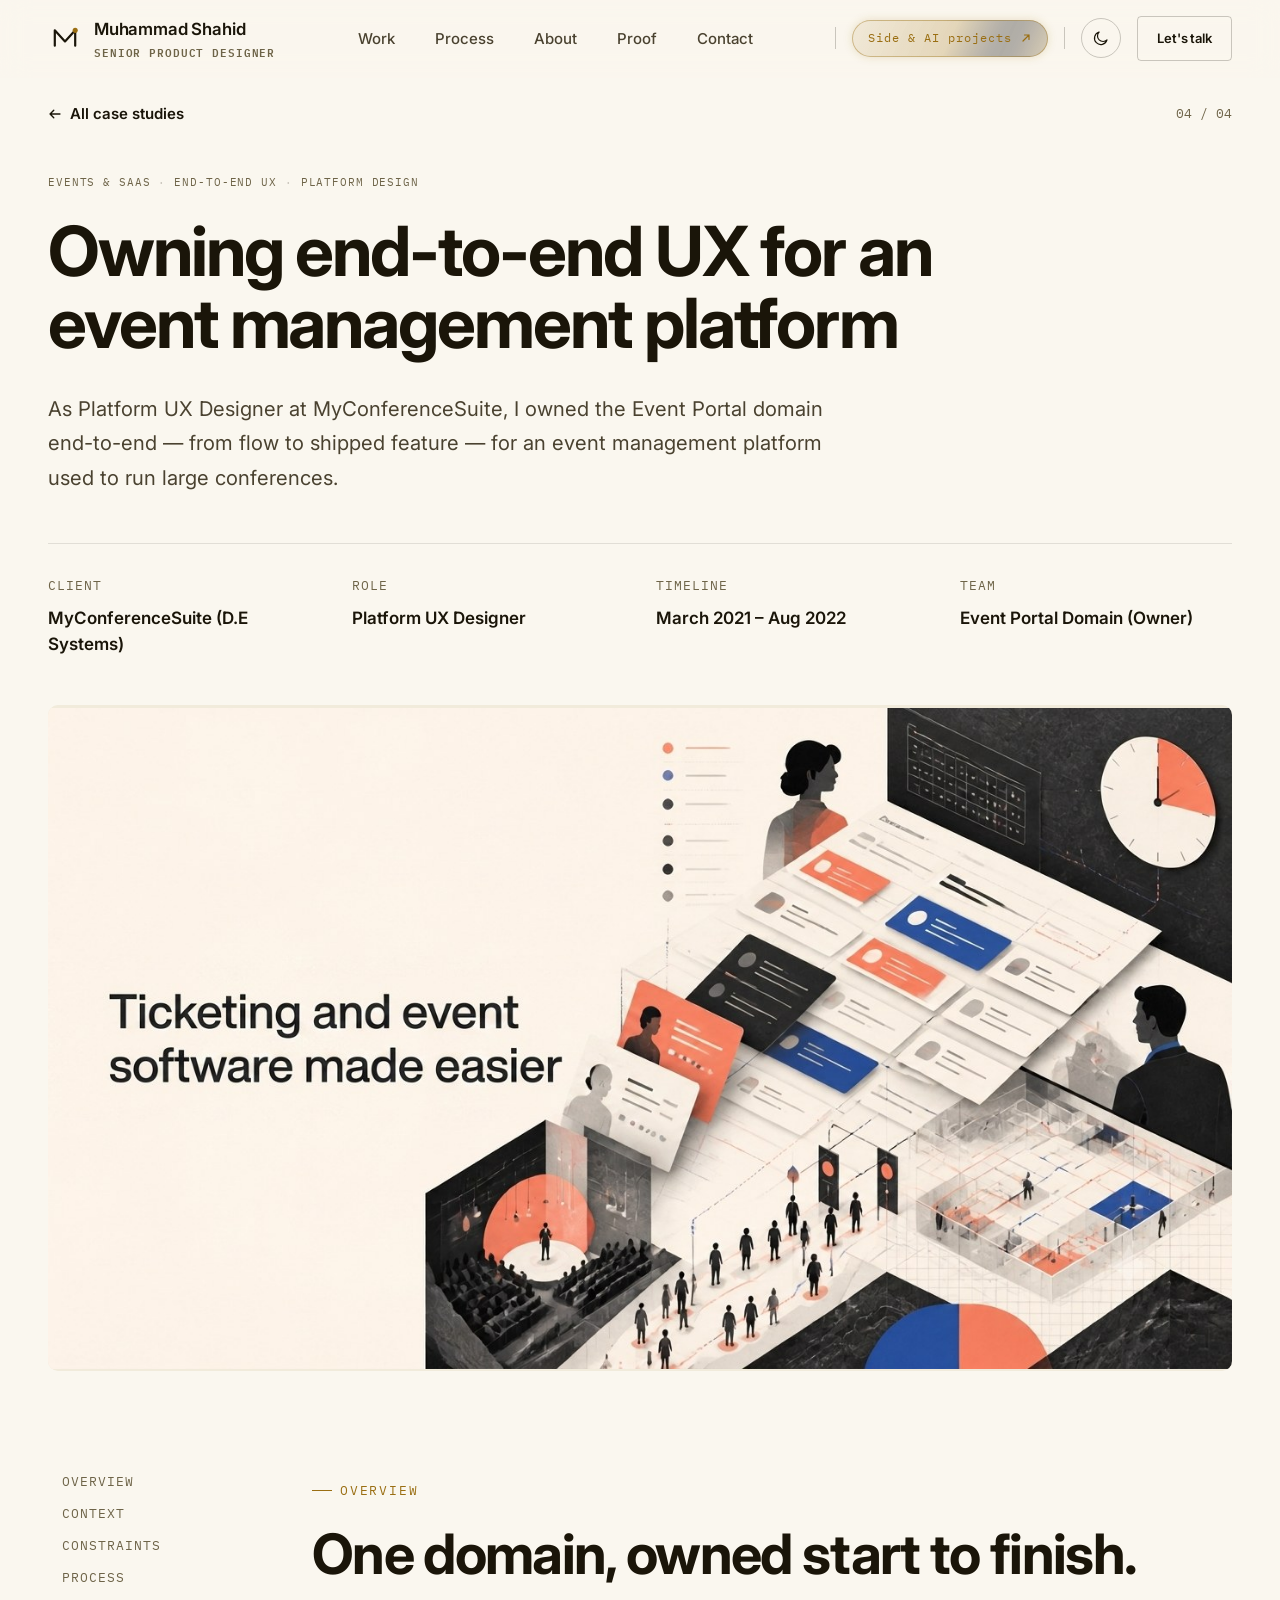
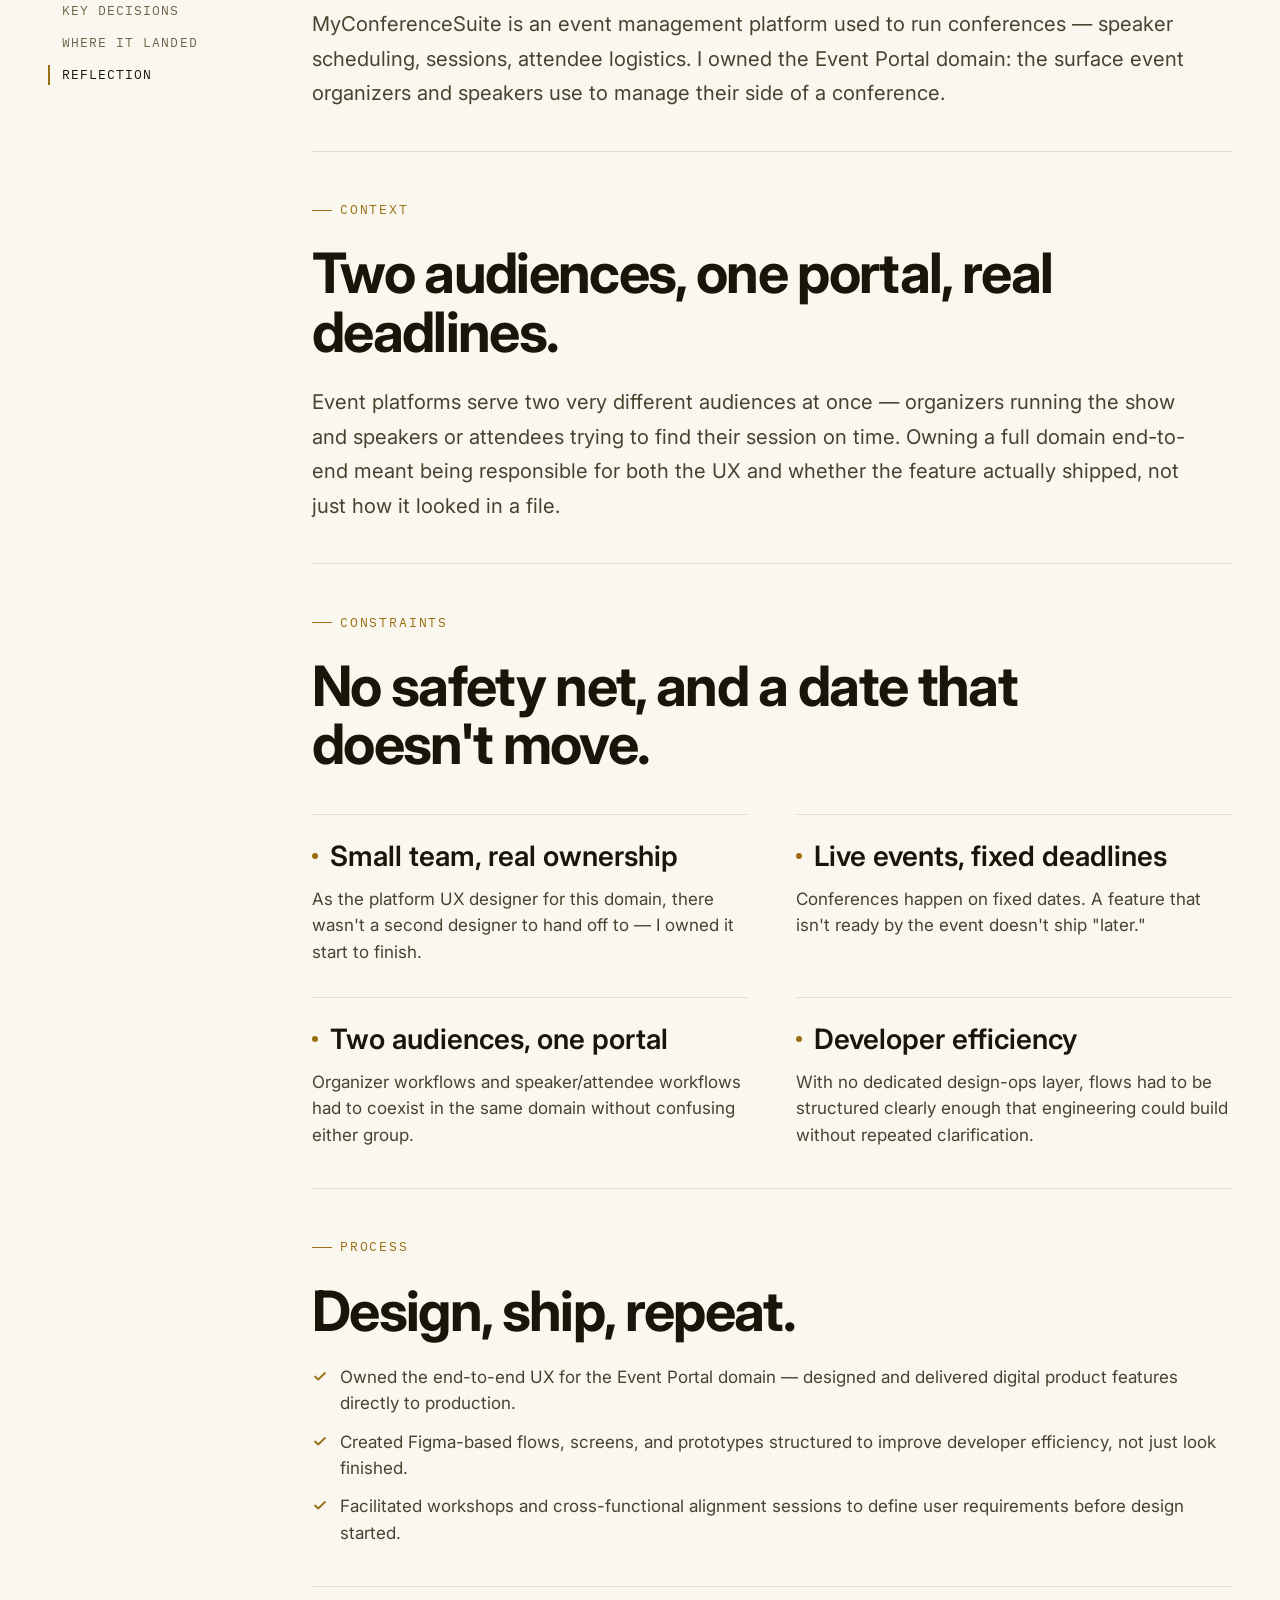
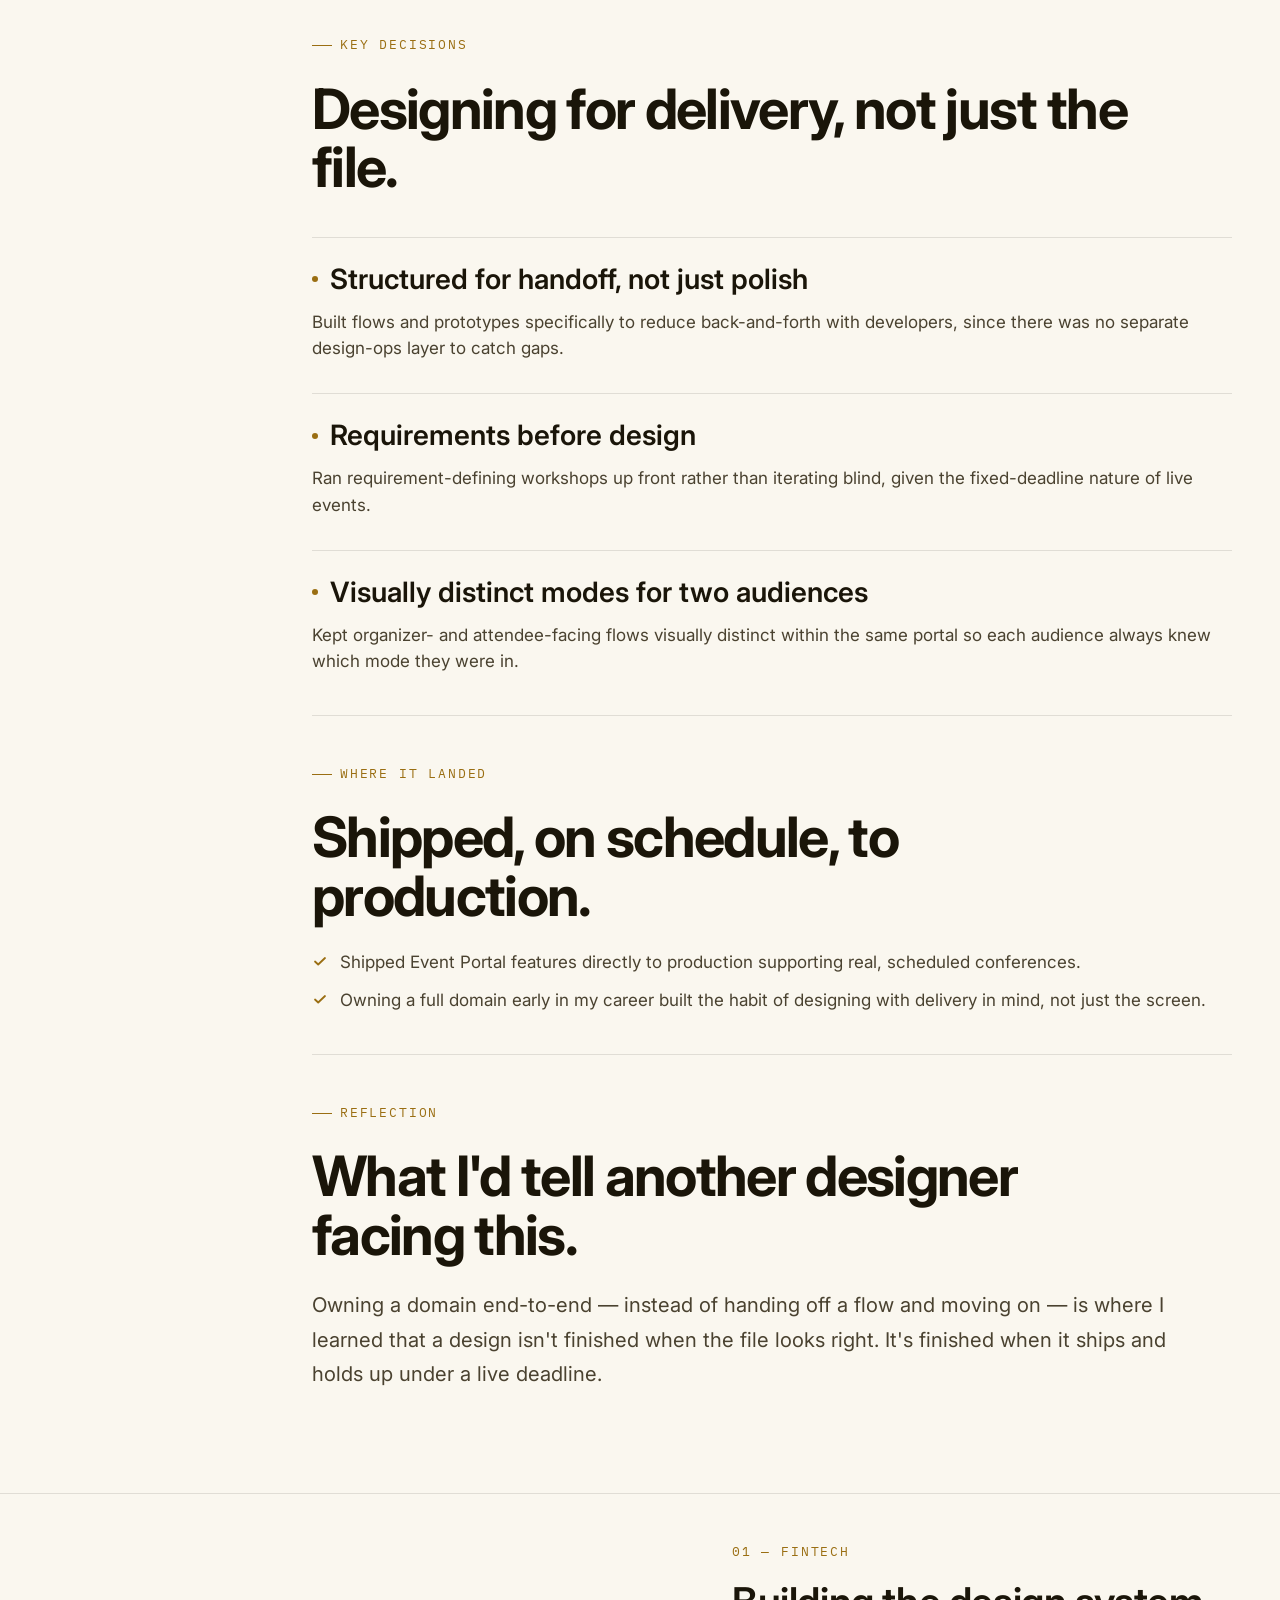
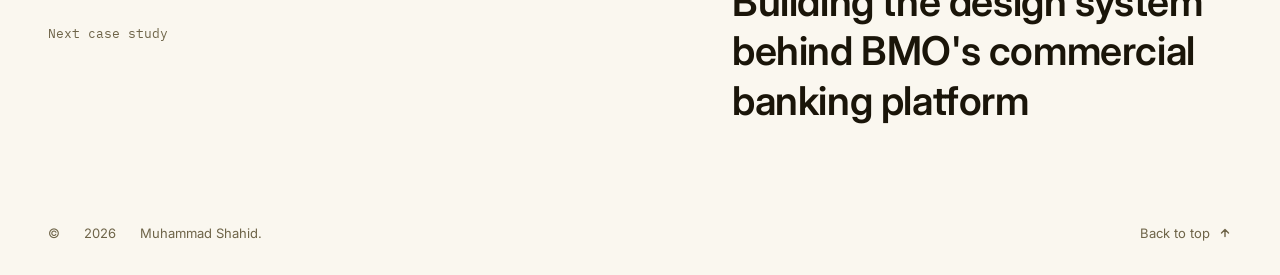
<file: work/myconferencesuite.html>
<!doctype html>
<html lang="en">
<head>
<meta charset="UTF-8">
<meta name="viewport" content="width=device-width, initial-scale=1, viewport-fit=cover">
<title>MyConferenceSuite — Owning end-to-end UX for an event platform | Muhammad Shahid</title>
<meta name="description" content="How Muhammad Shahid owned the Event Portal domain end-to-end at MyConferenceSuite, from flow to shipped feature.">
<meta name="color-scheme" content="light dark">
<link rel="icon" href="data:image/svg+xml,%3Csvg xmlns='http://www.w3.org/2000/svg' viewBox='0 0 40 40'%3E%3Crect width='40' height='40' rx='8' fill='%230B0906'/%3E%3Cpath d='M10 28V12l10 11 10-11v16' stroke='%23F5EEDD' stroke-width='2.4' fill='none' stroke-linecap='round' stroke-linejoin='round'/%3E%3Ccircle cx='30' cy='12' r='2.6' fill='%23E8B84B'/%3E%3C/svg%3E">
<link rel="preconnect" href="https://fonts.googleapis.com">
<link rel="preconnect" href="https://fonts.gstatic.com" crossorigin>
<link href="https://fonts.googleapis.com/css2?family=Inter:wght@400;500;600;700;800&family=IBM+Plex+Mono:wght@400;500&display=swap" rel="stylesheet">
<link rel="stylesheet" href="../css/styles.css">
</head>
<body>
<a class="skip-link" href="#main">Skip to content</a>

<header class="site-nav" data-nav>
  <div class="wrap nav-row">
    <a class="brand" href="../index.html" aria-label="Muhammad Shahid — home">
      <svg class="brand-mark" viewBox="0 0 40 40" fill="none" aria-hidden="true">
        <path d="M8 29V11l12 13 12-13v18" stroke="currentColor" stroke-width="2.6" stroke-linecap="round" stroke-linejoin="round"/>
        <circle cx="32" cy="11" r="3" fill="var(--c-accent)"/>
      </svg>
      <span><span class="brand-name">Muhammad Shahid</span><span class="brand-role">Senior Product Designer</span></span>
    </a>
    <nav class="nav-links" aria-label="Primary">
      <a href="../index.html#work">Work</a>
      <a href="../index.html#process">Process</a>
      <a href="../index.html#about">About</a>
      <a href="../index.html#proof">Proof</a>
      <a href="../index.html#contact">Contact</a>
    </nav>
    <div class="nav-actions">
      <div class="nav-banner-divider" aria-hidden="true"></div>
      <a class="nav-banner-link" href="../side-projects.html" aria-label="Side &amp; AI projects">
        <span class="nav-banner-label">Side &amp; AI projects</span>
        <svg viewBox="0 0 16 16" fill="none" aria-hidden="true"><path d="M4 12 12 4M6 4h6v6" stroke="currentColor" stroke-width="1.6" stroke-linecap="round" stroke-linejoin="round"/></svg>
      </a>
      <div class="nav-banner-divider" aria-hidden="true"></div>
      <button class="theme-toggle" type="button" data-theme-toggle aria-pressed="false" aria-label="Toggle dark mode">
        <svg class="icon-moon" viewBox="0 0 24 24" fill="none" aria-hidden="true"><path d="M20 14.5A8.5 8.5 0 1 1 9.5 4a7 7 0 0 0 10.5 10.5Z" stroke="currentColor" stroke-width="1.6" stroke-linejoin="round"/></svg>
        <svg class="icon-sun" viewBox="0 0 24 24" fill="none" aria-hidden="true"><circle cx="12" cy="12" r="4.2" stroke="currentColor" stroke-width="1.6"/><path d="M12 2.5v2.4M12 19.1v2.4M4.6 4.6l1.7 1.7M17.7 17.7l1.7 1.7M2.5 12h2.4M19.1 12h2.4M4.6 19.4l1.7-1.7M17.7 6.3l1.7-1.7" stroke="currentColor" stroke-width="1.6" stroke-linecap="round"/></svg>
      </button>
      <a class="btn btn-ghost nav-cta" href="../index.html#contact" data-magnetic>Let's talk</a>
      <button class="nav-toggle" type="button" data-nav-toggle aria-expanded="false" aria-controls="mobile-panel" aria-label="Open menu"><span></span></button>
    </div>
  </div>
  <div class="nav-progress" data-nav-progress></div>
</header>

<div class="mobile-panel" id="mobile-panel" data-mobile-panel>
  <nav aria-label="Mobile">
    <a href="../index.html#work">Work</a>
    <a href="../index.html#process">Process</a>
    <a href="../index.html#about">About</a>
    <a href="../index.html#proof">Proof</a>
    <a href="../index.html#contact">Contact</a>
    <a class="mobile-nav-accent" href="../side-projects.html">Side &amp; AI projects</a>
  </nav>
  <div class="mobile-foot">
    <a class="text-link" href="mailto:muhammadshahid@moandco.org">muhammadshahid@moandco.org</a>
  </div>
</div>

<main id="main">
  <section class="cs-hero">
    <div class="wrap">
      <div class="cs-hero-top">
        <a class="text-link" href="../index.html#work">
          <svg viewBox="0 0 16 16" fill="none" aria-hidden="true" style="transform:rotate(225deg);"><path d="M4 12 12 4M6 4h6v6" stroke="currentColor" stroke-width="1.6" stroke-linecap="round" stroke-linejoin="round"/></svg>
          All case studies
        </a>
        <span class="text-xs text-mono">04 / 04</span>
      </div>

      <div data-reveal>
        <div class="case-tags" style="margin-bottom:var(--space-5);">
          <span class="tag">Events &amp; SaaS</span><span class="tag">End-to-End UX</span><span class="tag">Platform Design</span>
        </div>
        <h1 class="text-balance" style="max-width:22ch;">Owning end-to-end UX for an event management platform</h1>
        <p class="text-l text-pretty" style="margin-top:var(--space-6); max-width:60ch;">As Platform UX Designer at MyConferenceSuite, I owned the Event Portal domain end-to-end — from flow to shipped feature — for an event management platform used to run large conferences.</p>
      </div>

      <dl class="cs-hero-meta">
        <div><dt>Client</dt><dd>MyConferenceSuite (D.E Systems)</dd></div>
        <div><dt>Role</dt><dd>Platform UX Designer</dd></div>
        <div><dt>Timeline</dt><dd>March 2021 – Aug 2022</dd></div>
        <div><dt>Team</dt><dd>Event Portal Domain (Owner)</dd></div>
      </dl>

      <figure class="cs-cover" data-reveal>
        <img src="../assets/myconferencesuite-cover.jpg" alt="" loading="lazy">
      </figure>
    </div>
  </section>

  <section class="section-pad-tight">
    <div class="wrap">
      <div class="cs-body">
        <nav class="cs-toc" aria-label="On this page">
          <a href="#overview">Overview</a>
          <a href="#context">Context</a>
          <a href="#constraints">Constraints</a>
          <a href="#process">Process</a>
          <a href="#decisions">Key decisions</a>
          <a href="#landed">Where it landed</a>
          <a href="#reflection">Reflection</a>
        </nav>

        <div>
          <div class="cs-block" id="overview" data-reveal>
            <p class="eyebrow">Overview</p>
            <h2 style="margin-top:var(--space-5);">One domain, owned start to finish.</h2>
            <p class="text-l">MyConferenceSuite is an event management platform used to run conferences — speaker scheduling, sessions, attendee logistics. I owned the Event Portal domain: the surface event organizers and speakers use to manage their side of a conference.</p>
          </div>

          <div class="cs-block" id="context" data-reveal>
            <p class="eyebrow">Context</p>
            <h2 style="margin-top:var(--space-5); max-width:26ch;">Two audiences, one portal, real deadlines.</h2>
            <p class="text-l">Event platforms serve two very different audiences at once — organizers running the show and speakers or attendees trying to find their session on time. Owning a full domain end-to-end meant being responsible for both the UX and whether the feature actually shipped, not just how it looked in a file.</p>
          </div>

          <div class="cs-block" id="constraints" data-reveal>
            <p class="eyebrow">Constraints</p>
            <h2 style="margin-top:var(--space-5); max-width:24ch;">No safety net, and a date that doesn't move.</h2>
            <div class="cs-cols">
              <div class="cs-col">
                <h4><span class="dot"></span>Small team, real ownership</h4>
                <p class="text-m">As the platform UX designer for this domain, there wasn't a second designer to hand off to — I owned it start to finish.</p>
              </div>
              <div class="cs-col">
                <h4><span class="dot"></span>Live events, fixed deadlines</h4>
                <p class="text-m">Conferences happen on fixed dates. A feature that isn't ready by the event doesn't ship "later."</p>
              </div>
              <div class="cs-col">
                <h4><span class="dot"></span>Two audiences, one portal</h4>
                <p class="text-m">Organizer workflows and speaker/attendee workflows had to coexist in the same domain without confusing either group.</p>
              </div>
              <div class="cs-col">
                <h4><span class="dot"></span>Developer efficiency</h4>
                <p class="text-m">With no dedicated design-ops layer, flows had to be structured clearly enough that engineering could build without repeated clarification.</p>
              </div>
            </div>
          </div>

          <div class="cs-block" id="process" data-reveal>
            <p class="eyebrow">Process</p>
            <h2 style="margin-top:var(--space-5); max-width:24ch;">Design, ship, repeat.</h2>
            <ul class="cs-list">
              <li><svg viewBox="0 0 16 16" fill="none"><path d="M3 8.5l3.2 3L13 5" stroke="currentColor" stroke-width="1.8" stroke-linecap="round" stroke-linejoin="round"/></svg>Owned the end-to-end UX for the Event Portal domain — designed and delivered digital product features directly to production.</li>
              <li><svg viewBox="0 0 16 16" fill="none"><path d="M3 8.5l3.2 3L13 5" stroke="currentColor" stroke-width="1.8" stroke-linecap="round" stroke-linejoin="round"/></svg>Created Figma-based flows, screens, and prototypes structured to improve developer efficiency, not just look finished.</li>
              <li><svg viewBox="0 0 16 16" fill="none"><path d="M3 8.5l3.2 3L13 5" stroke="currentColor" stroke-width="1.8" stroke-linecap="round" stroke-linejoin="round"/></svg>Facilitated workshops and cross-functional alignment sessions to define user requirements before design started.</li>
            </ul>
          </div>

          <div class="cs-block" id="decisions" data-reveal>
            <p class="eyebrow">Key decisions</p>
            <h2 style="margin-top:var(--space-5); max-width:24ch;">Designing for delivery, not just the file.</h2>
            <div class="cs-cols" style="grid-template-columns:1fr;">
              <div class="cs-col">
                <h4><span class="dot"></span>Structured for handoff, not just polish</h4>
                <p class="text-m">Built flows and prototypes specifically to reduce back-and-forth with developers, since there was no separate design-ops layer to catch gaps.</p>
              </div>
              <div class="cs-col">
                <h4><span class="dot"></span>Requirements before design</h4>
                <p class="text-m">Ran requirement-defining workshops up front rather than iterating blind, given the fixed-deadline nature of live events.</p>
              </div>
              <div class="cs-col">
                <h4><span class="dot"></span>Visually distinct modes for two audiences</h4>
                <p class="text-m">Kept organizer- and attendee-facing flows visually distinct within the same portal so each audience always knew which mode they were in.</p>
              </div>
            </div>
          </div>

          <div class="cs-block" id="landed" data-reveal>
            <p class="eyebrow">Where it landed</p>
            <h2 style="margin-top:var(--space-5); max-width:24ch;">Shipped, on schedule, to production.</h2>
            <ul class="cs-list">
              <li><svg viewBox="0 0 16 16" fill="none"><path d="M3 8.5l3.2 3L13 5" stroke="currentColor" stroke-width="1.8" stroke-linecap="round" stroke-linejoin="round"/></svg>Shipped Event Portal features directly to production supporting real, scheduled conferences.</li>
              <li><svg viewBox="0 0 16 16" fill="none"><path d="M3 8.5l3.2 3L13 5" stroke="currentColor" stroke-width="1.8" stroke-linecap="round" stroke-linejoin="round"/></svg>Owning a full domain early in my career built the habit of designing with delivery in mind, not just the screen.</li>
            </ul>
          </div>

          <div class="cs-block" id="reflection" data-reveal>
            <p class="eyebrow">Reflection</p>
            <h2 style="margin-top:var(--space-5); max-width:24ch;">What I'd tell another designer facing this.</h2>
            <p class="text-l">Owning a domain end-to-end — instead of handing off a flow and moving on — is where I learned that a design isn't finished when the file looks right. It's finished when it ships and holds up under a live deadline.</p>
          </div>
        </div>
      </div>
    </div>
  </section>

  <section class="cs-next">
    <div class="wrap" style="display:flex; justify-content:space-between; align-items:center; gap:var(--space-6); flex-wrap:wrap;">
      <div><p class="text-xs text-mono">Next case study</p></div>
      <a href="bmo.html">
        <span class="eyebrow no-rule">01 — Fintech</span>
        <h3>Building the design system behind BMO's commercial banking platform</h3>
      </a>
    </div>
  </section>
</main>

<footer class="site-footer">
  <div class="wrap">
    <div class="footer-bottom" style="border-top:none; padding-top:0;">
      <p class="text-xs">© <span data-year>2026</span> Muhammad Shahid.</p>
      <a class="back-to-top" href="#top">Back to top
        <svg viewBox="0 0 16 16" fill="none" aria-hidden="true"><path d="M8 12V4M4 8l4-4 4 4" stroke="currentColor" stroke-width="1.6" stroke-linecap="round" stroke-linejoin="round"/></svg>
      </a>
    </div>
  </div>
</footer>

<script src="../js/main.js"></script>
</body>
</html>
</file>
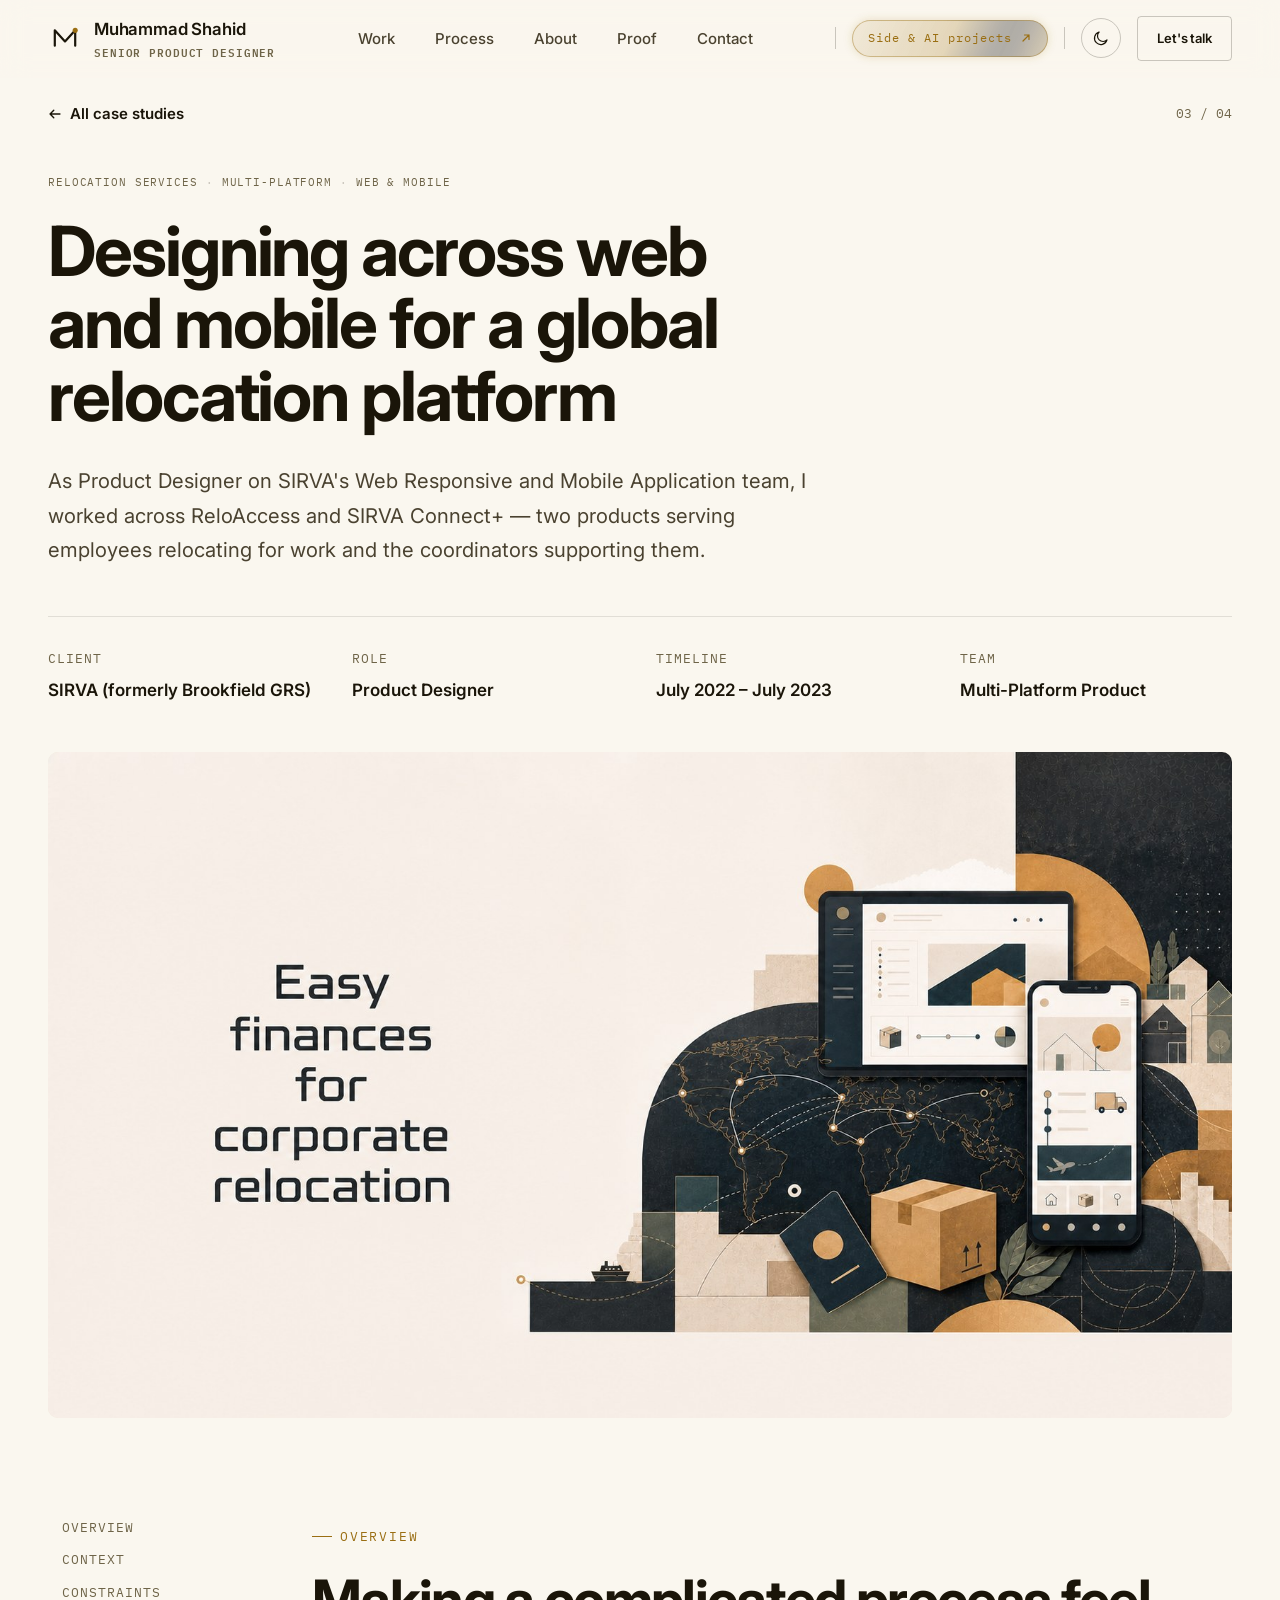
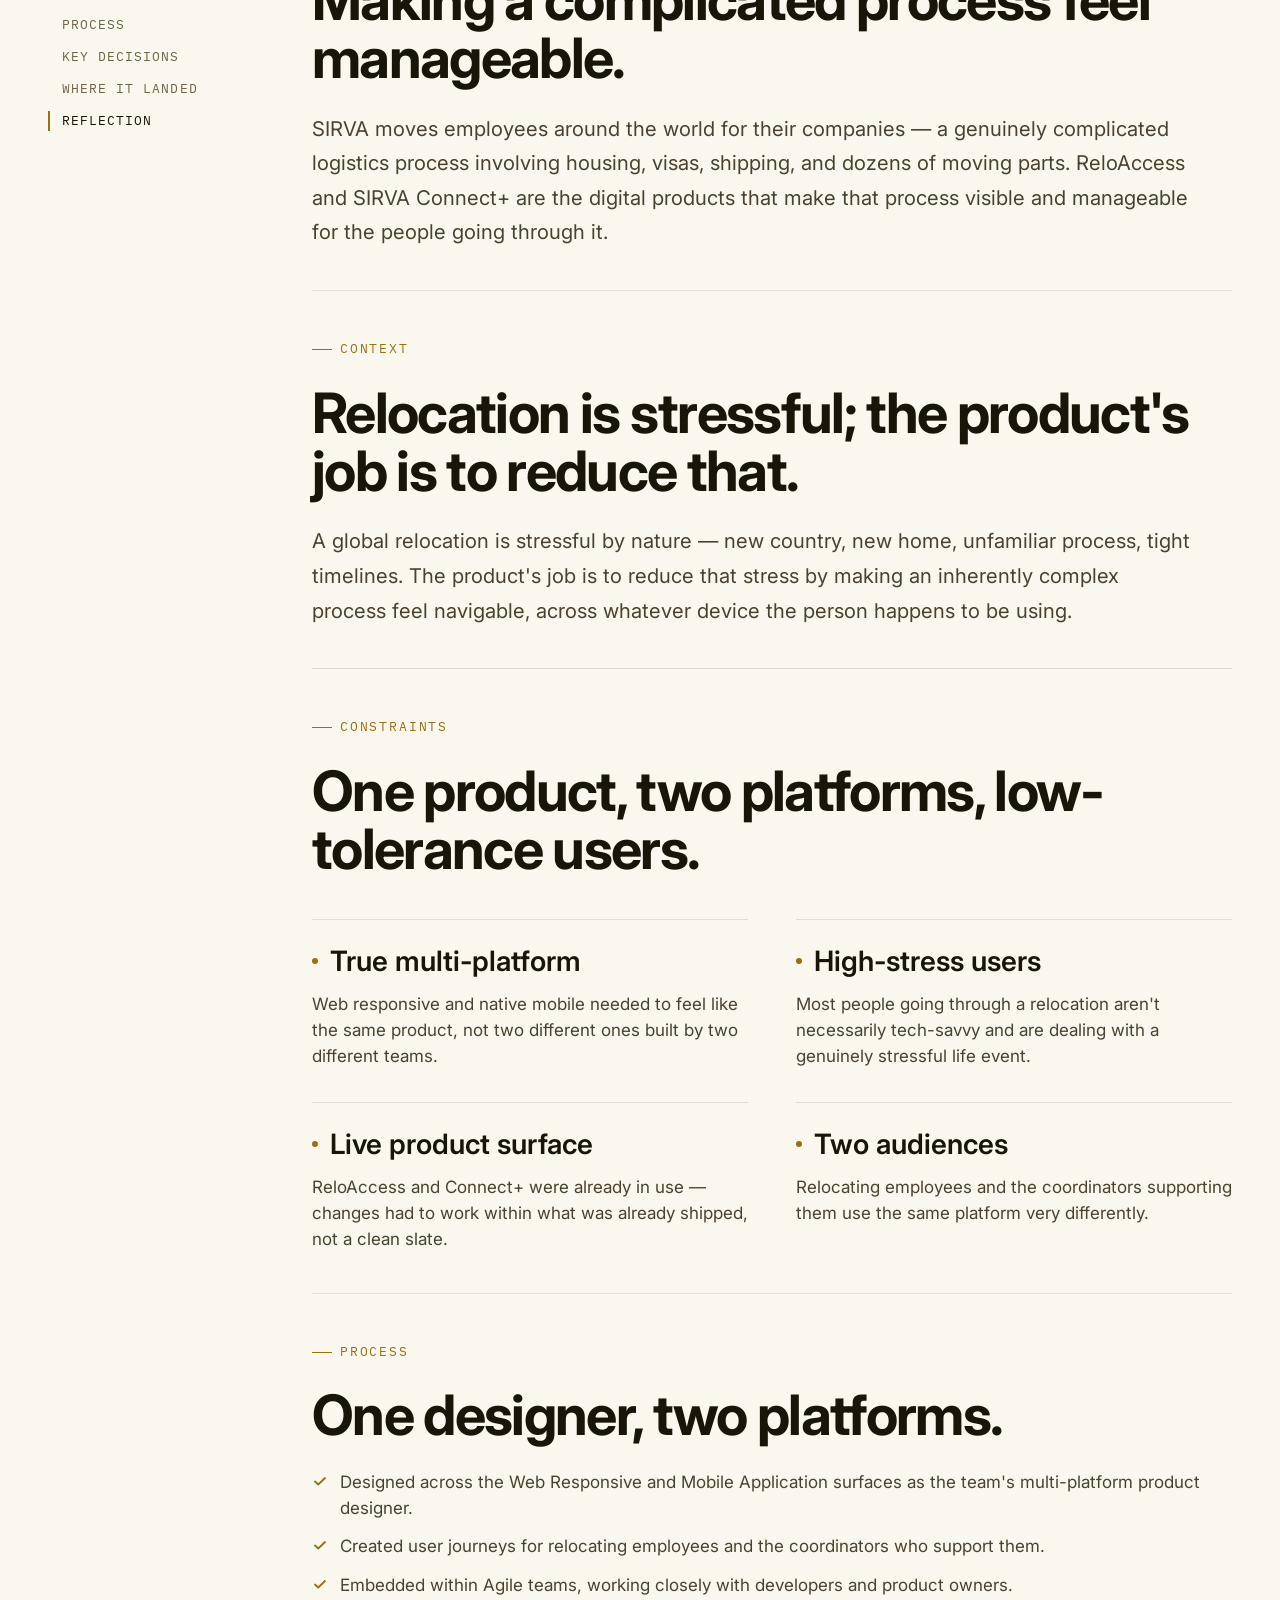
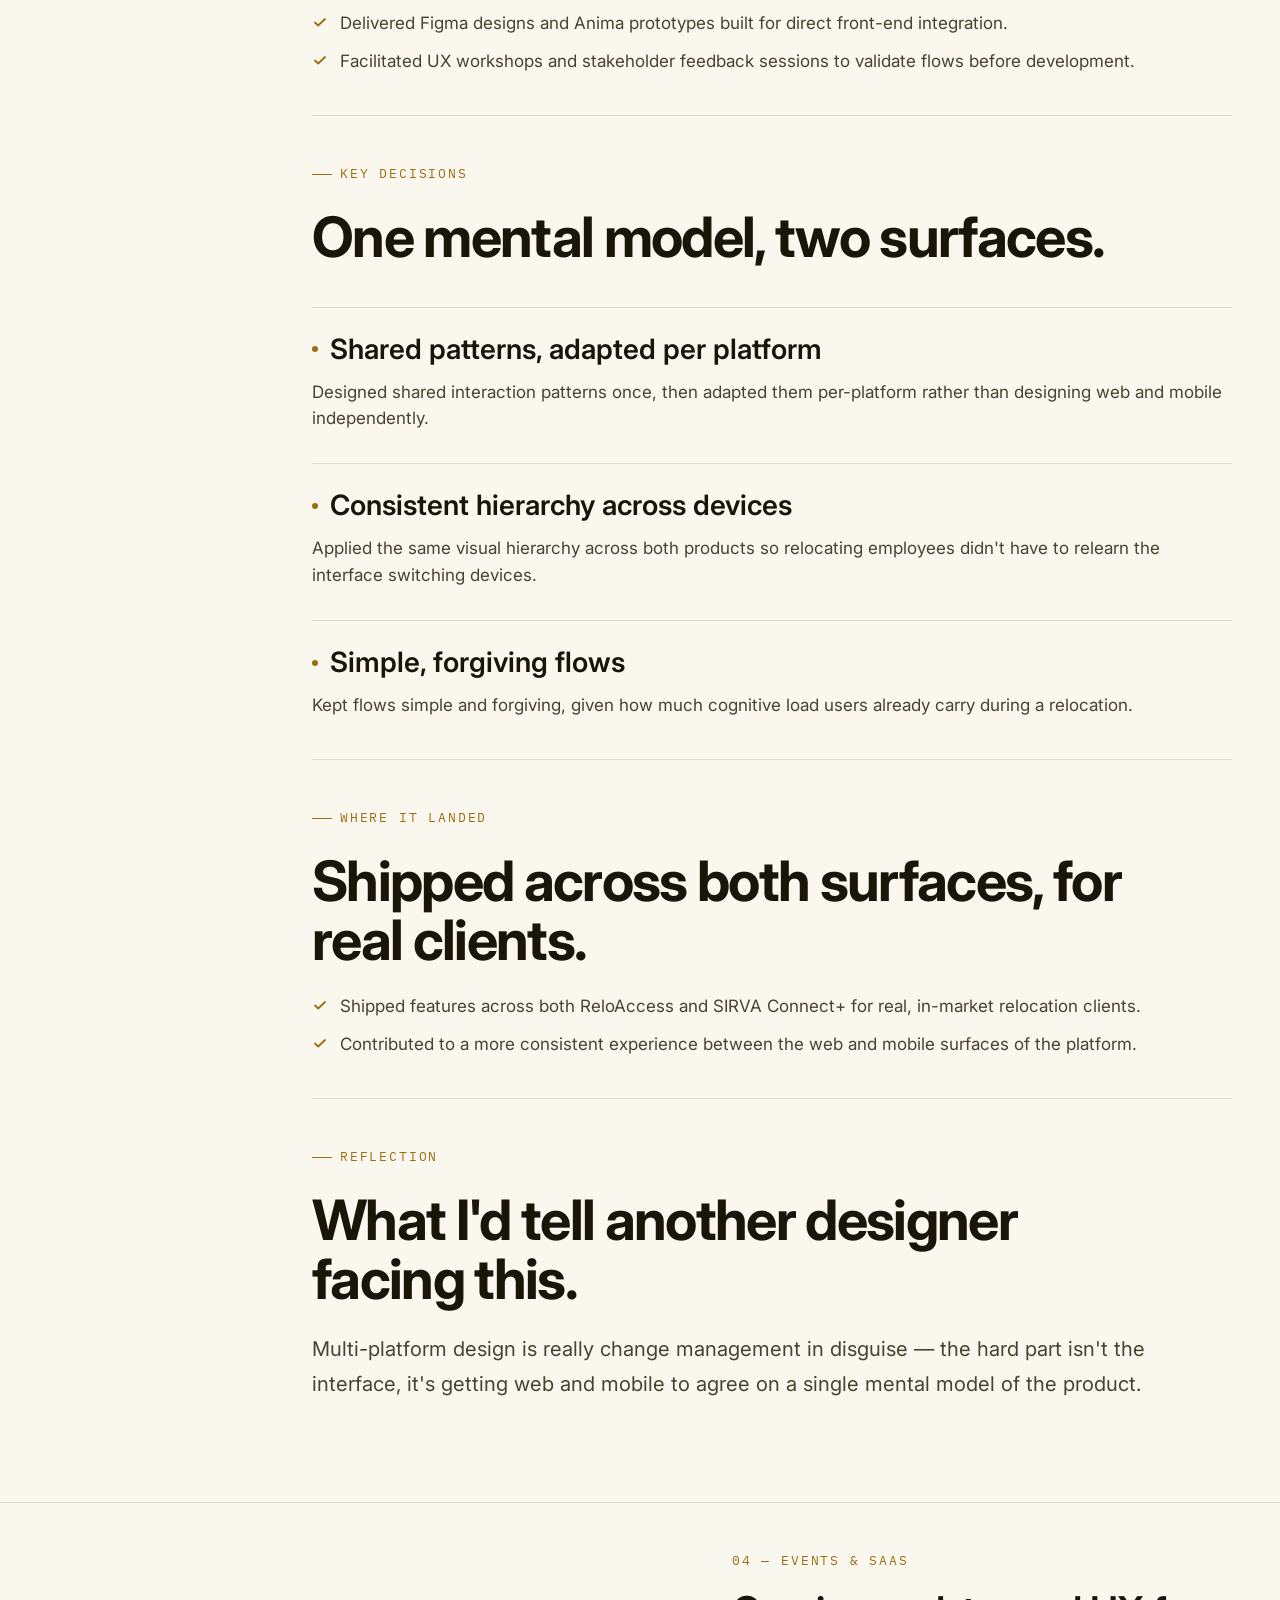
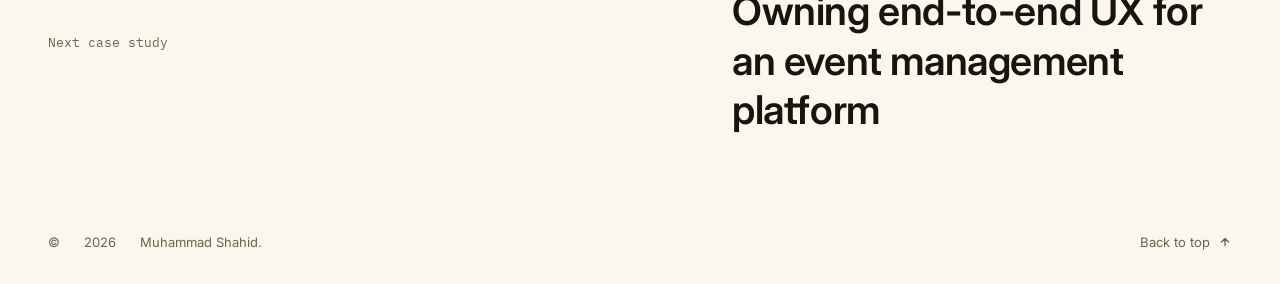
<file: work/sirva.html>
<!doctype html>
<html lang="en">
<head>
<meta charset="UTF-8">
<meta name="viewport" content="width=device-width, initial-scale=1, viewport-fit=cover">
<title>SIRVA — Designing across web and mobile for a global relocation platform | Muhammad Shahid</title>
<meta name="description" content="How Muhammad Shahid designed across ReloAccess and SIRVA Connect+ as a multi-platform product designer.">
<meta name="color-scheme" content="light dark">
<link rel="icon" href="data:image/svg+xml,%3Csvg xmlns='http://www.w3.org/2000/svg' viewBox='0 0 40 40'%3E%3Crect width='40' height='40' rx='8' fill='%230B0906'/%3E%3Cpath d='M10 28V12l10 11 10-11v16' stroke='%23F5EEDD' stroke-width='2.4' fill='none' stroke-linecap='round' stroke-linejoin='round'/%3E%3Ccircle cx='30' cy='12' r='2.6' fill='%23E8B84B'/%3E%3C/svg%3E">
<link rel="preconnect" href="https://fonts.googleapis.com">
<link rel="preconnect" href="https://fonts.gstatic.com" crossorigin>
<link href="https://fonts.googleapis.com/css2?family=Inter:wght@400;500;600;700;800&family=IBM+Plex+Mono:wght@400;500&display=swap" rel="stylesheet">
<link rel="stylesheet" href="../css/styles.css">
</head>
<body>
<a class="skip-link" href="#main">Skip to content</a>

<header class="site-nav" data-nav>
  <div class="wrap nav-row">
    <a class="brand" href="../index.html" aria-label="Muhammad Shahid — home">
      <svg class="brand-mark" viewBox="0 0 40 40" fill="none" aria-hidden="true">
        <path d="M8 29V11l12 13 12-13v18" stroke="currentColor" stroke-width="2.6" stroke-linecap="round" stroke-linejoin="round"/>
        <circle cx="32" cy="11" r="3" fill="var(--c-accent)"/>
      </svg>
      <span><span class="brand-name">Muhammad Shahid</span><span class="brand-role">Senior Product Designer</span></span>
    </a>
    <nav class="nav-links" aria-label="Primary">
      <a href="../index.html#work">Work</a>
      <a href="../index.html#process">Process</a>
      <a href="../index.html#about">About</a>
      <a href="../index.html#proof">Proof</a>
      <a href="../index.html#contact">Contact</a>
    </nav>
    <div class="nav-actions">
      <div class="nav-banner-divider" aria-hidden="true"></div>
      <a class="nav-banner-link" href="../side-projects.html" aria-label="Side &amp; AI projects">
        <span class="nav-banner-label">Side &amp; AI projects</span>
        <svg viewBox="0 0 16 16" fill="none" aria-hidden="true"><path d="M4 12 12 4M6 4h6v6" stroke="currentColor" stroke-width="1.6" stroke-linecap="round" stroke-linejoin="round"/></svg>
      </a>
      <div class="nav-banner-divider" aria-hidden="true"></div>
      <button class="theme-toggle" type="button" data-theme-toggle aria-pressed="false" aria-label="Toggle dark mode">
        <svg class="icon-moon" viewBox="0 0 24 24" fill="none" aria-hidden="true"><path d="M20 14.5A8.5 8.5 0 1 1 9.5 4a7 7 0 0 0 10.5 10.5Z" stroke="currentColor" stroke-width="1.6" stroke-linejoin="round"/></svg>
        <svg class="icon-sun" viewBox="0 0 24 24" fill="none" aria-hidden="true"><circle cx="12" cy="12" r="4.2" stroke="currentColor" stroke-width="1.6"/><path d="M12 2.5v2.4M12 19.1v2.4M4.6 4.6l1.7 1.7M17.7 17.7l1.7 1.7M2.5 12h2.4M19.1 12h2.4M4.6 19.4l1.7-1.7M17.7 6.3l1.7-1.7" stroke="currentColor" stroke-width="1.6" stroke-linecap="round"/></svg>
      </button>
      <a class="btn btn-ghost nav-cta" href="../index.html#contact" data-magnetic>Let's talk</a>
      <button class="nav-toggle" type="button" data-nav-toggle aria-expanded="false" aria-controls="mobile-panel" aria-label="Open menu"><span></span></button>
    </div>
  </div>
  <div class="nav-progress" data-nav-progress></div>
</header>

<div class="mobile-panel" id="mobile-panel" data-mobile-panel>
  <nav aria-label="Mobile">
    <a href="../index.html#work">Work</a>
    <a href="../index.html#process">Process</a>
    <a href="../index.html#about">About</a>
    <a href="../index.html#proof">Proof</a>
    <a href="../index.html#contact">Contact</a>
    <a class="mobile-nav-accent" href="../side-projects.html">Side &amp; AI projects</a>
  </nav>
  <div class="mobile-foot">
    <a class="text-link" href="mailto:muhammadshahid@moandco.org">muhammadshahid@moandco.org</a>
  </div>
</div>

<main id="main">
  <section class="cs-hero">
    <div class="wrap">
      <div class="cs-hero-top">
        <a class="text-link" href="../index.html#work">
          <svg viewBox="0 0 16 16" fill="none" aria-hidden="true" style="transform:rotate(225deg);"><path d="M4 12 12 4M6 4h6v6" stroke="currentColor" stroke-width="1.6" stroke-linecap="round" stroke-linejoin="round"/></svg>
          All case studies
        </a>
        <span class="text-xs text-mono">03 / 04</span>
      </div>

      <div data-reveal>
        <div class="case-tags" style="margin-bottom:var(--space-5);">
          <span class="tag">Relocation Services</span><span class="tag">Multi-Platform</span><span class="tag">Web &amp; Mobile</span>
        </div>
        <h1 class="text-balance" style="max-width:22ch;">Designing across web and mobile for a global relocation platform</h1>
        <p class="text-l text-pretty" style="margin-top:var(--space-6); max-width:60ch;">As Product Designer on SIRVA's Web Responsive and Mobile Application team, I worked across ReloAccess and SIRVA Connect+ — two products serving employees relocating for work and the coordinators supporting them.</p>
      </div>

      <dl class="cs-hero-meta">
        <div><dt>Client</dt><dd>SIRVA (formerly Brookfield GRS)</dd></div>
        <div><dt>Role</dt><dd>Product Designer</dd></div>
        <div><dt>Timeline</dt><dd>July 2022 – July 2023</dd></div>
        <div><dt>Team</dt><dd>Multi-Platform Product</dd></div>
      </dl>

      <figure class="cs-cover" data-reveal>
        <img src="../assets/sirva-cover.jpg" alt="" loading="lazy">
      </figure>
    </div>
  </section>

  <section class="section-pad-tight">
    <div class="wrap">
      <div class="cs-body">
        <nav class="cs-toc" aria-label="On this page">
          <a href="#overview">Overview</a>
          <a href="#context">Context</a>
          <a href="#constraints">Constraints</a>
          <a href="#process">Process</a>
          <a href="#decisions">Key decisions</a>
          <a href="#landed">Where it landed</a>
          <a href="#reflection">Reflection</a>
        </nav>

        <div>
          <div class="cs-block" id="overview" data-reveal>
            <p class="eyebrow">Overview</p>
            <h2 style="margin-top:var(--space-5);">Making a complicated process feel manageable.</h2>
            <p class="text-l">SIRVA moves employees around the world for their companies — a genuinely complicated logistics process involving housing, visas, shipping, and dozens of moving parts. ReloAccess and SIRVA Connect+ are the digital products that make that process visible and manageable for the people going through it.</p>
          </div>

          <div class="cs-block" id="context" data-reveal>
            <p class="eyebrow">Context</p>
            <h2 style="margin-top:var(--space-5); max-width:26ch;">Relocation is stressful; the product's job is to reduce that.</h2>
            <p class="text-l">A global relocation is stressful by nature — new country, new home, unfamiliar process, tight timelines. The product's job is to reduce that stress by making an inherently complex process feel navigable, across whatever device the person happens to be using.</p>
          </div>

          <div class="cs-block" id="constraints" data-reveal>
            <p class="eyebrow">Constraints</p>
            <h2 style="margin-top:var(--space-5); max-width:24ch;">One product, two platforms, low-tolerance users.</h2>
            <div class="cs-cols">
              <div class="cs-col">
                <h4><span class="dot"></span>True multi-platform</h4>
                <p class="text-m">Web responsive and native mobile needed to feel like the same product, not two different ones built by two different teams.</p>
              </div>
              <div class="cs-col">
                <h4><span class="dot"></span>High-stress users</h4>
                <p class="text-m">Most people going through a relocation aren't necessarily tech-savvy and are dealing with a genuinely stressful life event.</p>
              </div>
              <div class="cs-col">
                <h4><span class="dot"></span>Live product surface</h4>
                <p class="text-m">ReloAccess and Connect+ were already in use — changes had to work within what was already shipped, not a clean slate.</p>
              </div>
              <div class="cs-col">
                <h4><span class="dot"></span>Two audiences</h4>
                <p class="text-m">Relocating employees and the coordinators supporting them use the same platform very differently.</p>
              </div>
            </div>
          </div>

          <div class="cs-block" id="process" data-reveal>
            <p class="eyebrow">Process</p>
            <h2 style="margin-top:var(--space-5); max-width:24ch;">One designer, two platforms.</h2>
            <ul class="cs-list">
              <li><svg viewBox="0 0 16 16" fill="none"><path d="M3 8.5l3.2 3L13 5" stroke="currentColor" stroke-width="1.8" stroke-linecap="round" stroke-linejoin="round"/></svg>Designed across the Web Responsive and Mobile Application surfaces as the team's multi-platform product designer.</li>
              <li><svg viewBox="0 0 16 16" fill="none"><path d="M3 8.5l3.2 3L13 5" stroke="currentColor" stroke-width="1.8" stroke-linecap="round" stroke-linejoin="round"/></svg>Created user journeys for relocating employees and the coordinators who support them.</li>
              <li><svg viewBox="0 0 16 16" fill="none"><path d="M3 8.5l3.2 3L13 5" stroke="currentColor" stroke-width="1.8" stroke-linecap="round" stroke-linejoin="round"/></svg>Embedded within Agile teams, working closely with developers and product owners.</li>
              <li><svg viewBox="0 0 16 16" fill="none"><path d="M3 8.5l3.2 3L13 5" stroke="currentColor" stroke-width="1.8" stroke-linecap="round" stroke-linejoin="round"/></svg>Delivered Figma designs and Anima prototypes built for direct front-end integration.</li>
              <li><svg viewBox="0 0 16 16" fill="none"><path d="M3 8.5l3.2 3L13 5" stroke="currentColor" stroke-width="1.8" stroke-linecap="round" stroke-linejoin="round"/></svg>Facilitated UX workshops and stakeholder feedback sessions to validate flows before development.</li>
            </ul>
          </div>

          <div class="cs-block" id="decisions" data-reveal>
            <p class="eyebrow">Key decisions</p>
            <h2 style="margin-top:var(--space-5); max-width:24ch;">One mental model, two surfaces.</h2>
            <div class="cs-cols" style="grid-template-columns:1fr;">
              <div class="cs-col">
                <h4><span class="dot"></span>Shared patterns, adapted per platform</h4>
                <p class="text-m">Designed shared interaction patterns once, then adapted them per-platform rather than designing web and mobile independently.</p>
              </div>
              <div class="cs-col">
                <h4><span class="dot"></span>Consistent hierarchy across devices</h4>
                <p class="text-m">Applied the same visual hierarchy across both products so relocating employees didn't have to relearn the interface switching devices.</p>
              </div>
              <div class="cs-col">
                <h4><span class="dot"></span>Simple, forgiving flows</h4>
                <p class="text-m">Kept flows simple and forgiving, given how much cognitive load users already carry during a relocation.</p>
              </div>
            </div>
          </div>

          <div class="cs-block" id="landed" data-reveal>
            <p class="eyebrow">Where it landed</p>
            <h2 style="margin-top:var(--space-5); max-width:24ch;">Shipped across both surfaces, for real clients.</h2>
            <ul class="cs-list">
              <li><svg viewBox="0 0 16 16" fill="none"><path d="M3 8.5l3.2 3L13 5" stroke="currentColor" stroke-width="1.8" stroke-linecap="round" stroke-linejoin="round"/></svg>Shipped features across both ReloAccess and SIRVA Connect+ for real, in-market relocation clients.</li>
              <li><svg viewBox="0 0 16 16" fill="none"><path d="M3 8.5l3.2 3L13 5" stroke="currentColor" stroke-width="1.8" stroke-linecap="round" stroke-linejoin="round"/></svg>Contributed to a more consistent experience between the web and mobile surfaces of the platform.</li>
            </ul>
          </div>

          <div class="cs-block" id="reflection" data-reveal>
            <p class="eyebrow">Reflection</p>
            <h2 style="margin-top:var(--space-5); max-width:24ch;">What I'd tell another designer facing this.</h2>
            <p class="text-l">Multi-platform design is really change management in disguise — the hard part isn't the interface, it's getting web and mobile to agree on a single mental model of the product.</p>
          </div>
        </div>
      </div>
    </div>
  </section>

  <section class="cs-next">
    <div class="wrap" style="display:flex; justify-content:space-between; align-items:center; gap:var(--space-6); flex-wrap:wrap;">
      <div><p class="text-xs text-mono">Next case study</p></div>
      <a href="myconferencesuite.html">
        <span class="eyebrow no-rule">04 — Events &amp; SaaS</span>
        <h3>Owning end-to-end UX for an event management platform</h3>
      </a>
    </div>
  </section>
</main>

<footer class="site-footer">
  <div class="wrap">
    <div class="footer-bottom" style="border-top:none; padding-top:0;">
      <p class="text-xs">© <span data-year>2026</span> Muhammad Shahid.</p>
      <a class="back-to-top" href="#top">Back to top
        <svg viewBox="0 0 16 16" fill="none" aria-hidden="true"><path d="M8 12V4M4 8l4-4 4 4" stroke="currentColor" stroke-width="1.6" stroke-linecap="round" stroke-linejoin="round"/></svg>
      </a>
    </div>
  </div>
</footer>

<script src="../js/main.js"></script>
</body>
</html>
</file>
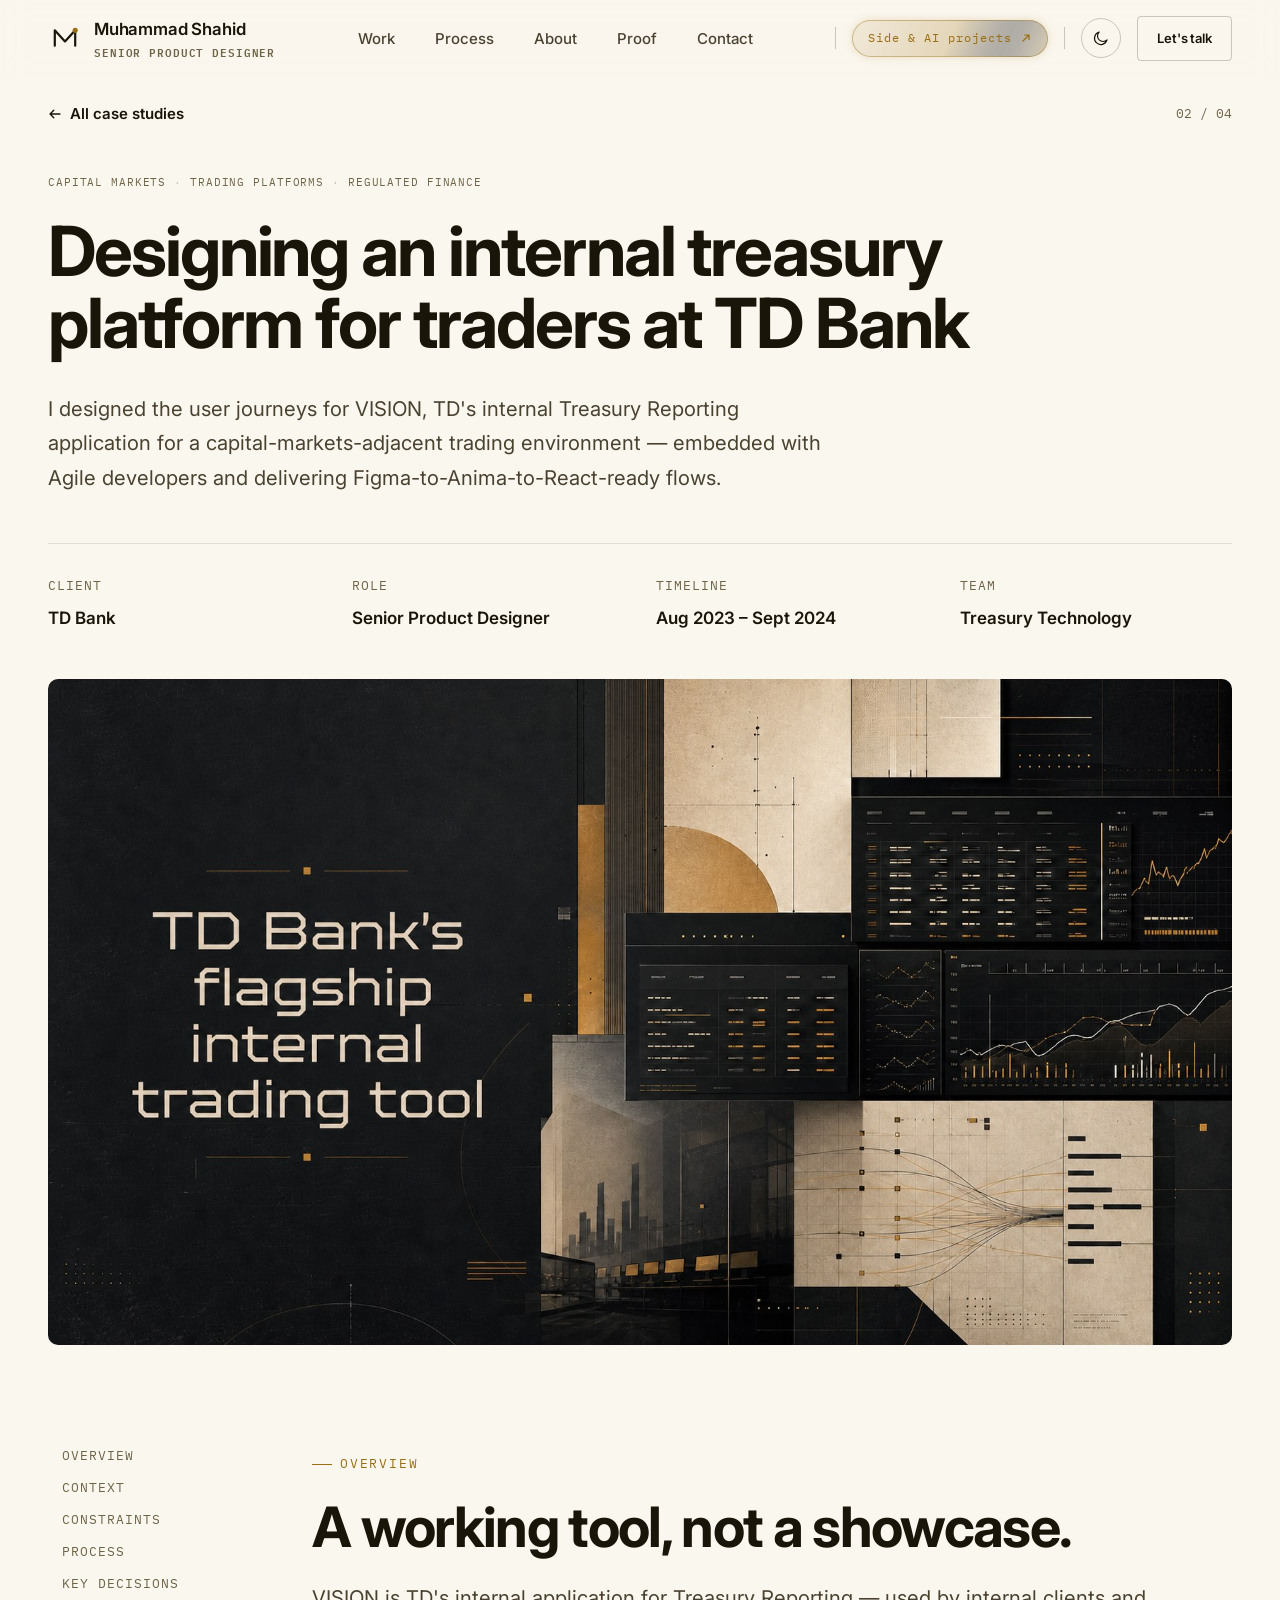
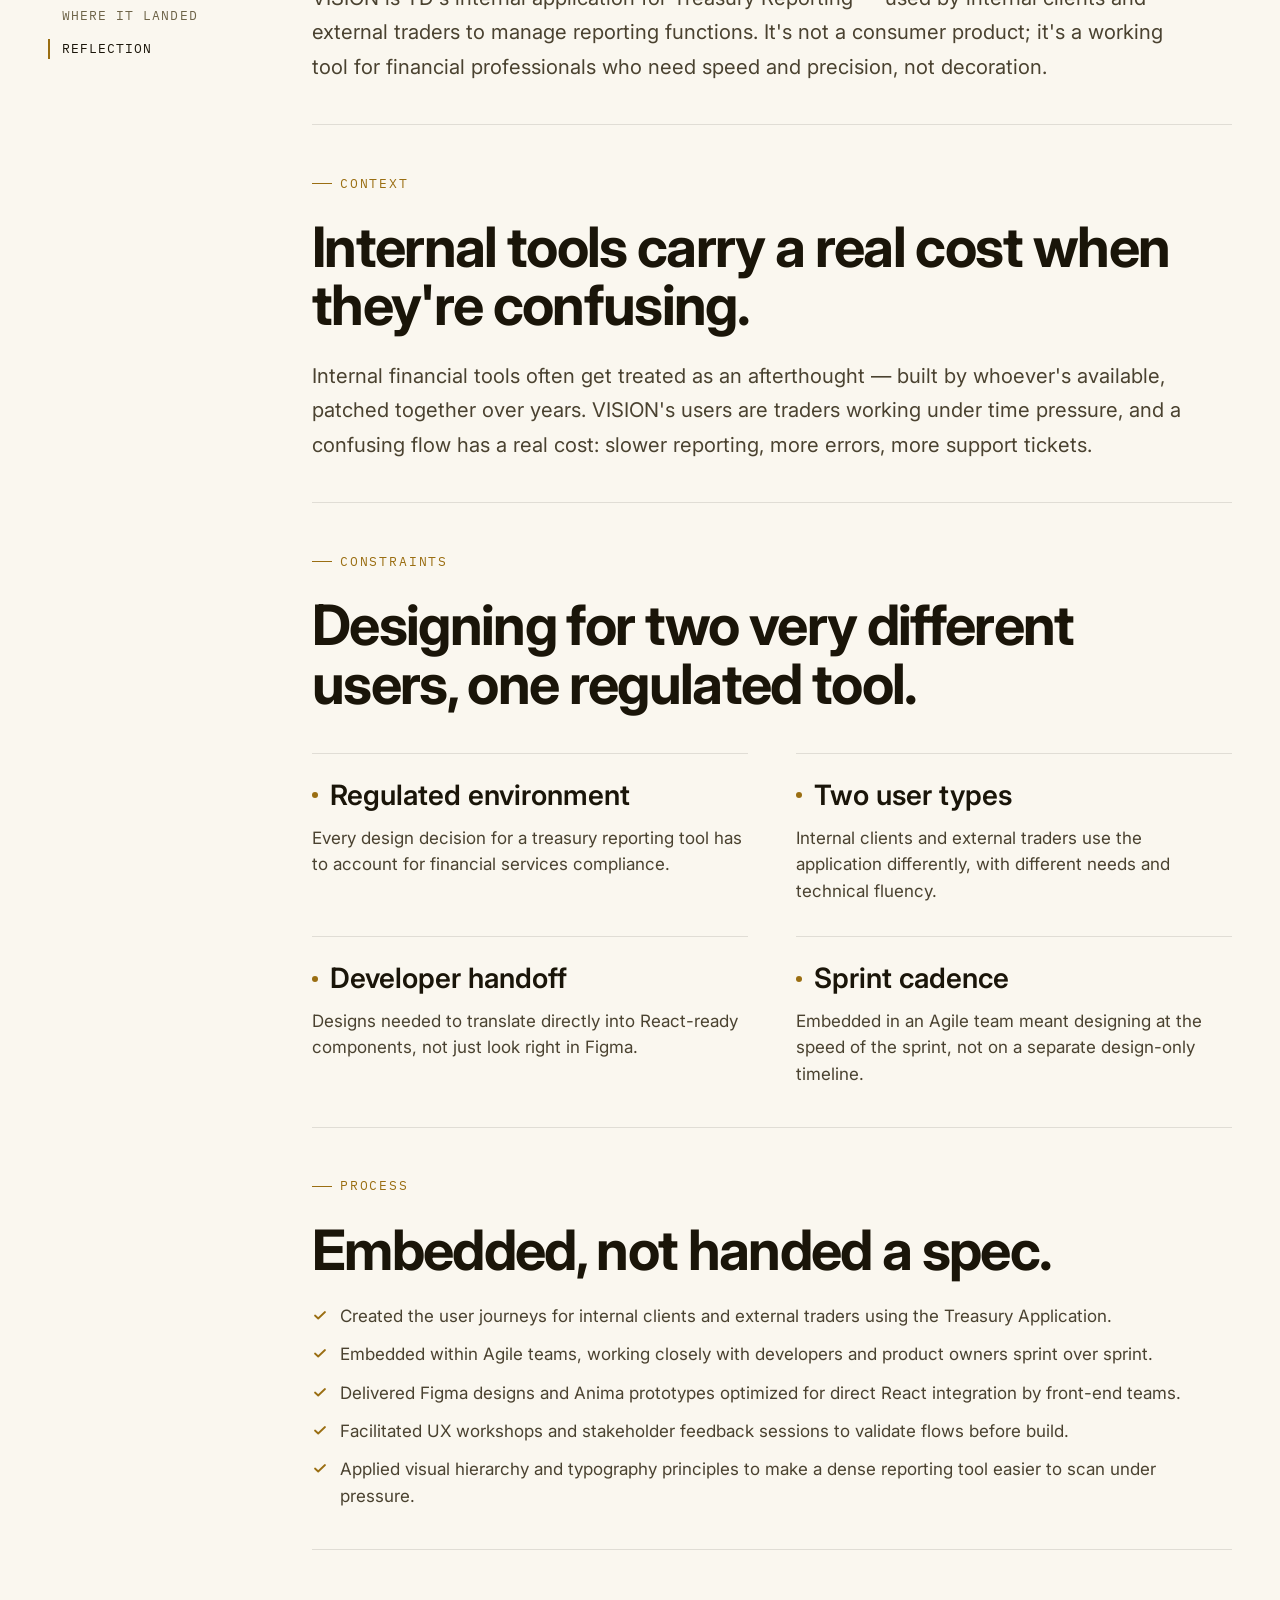
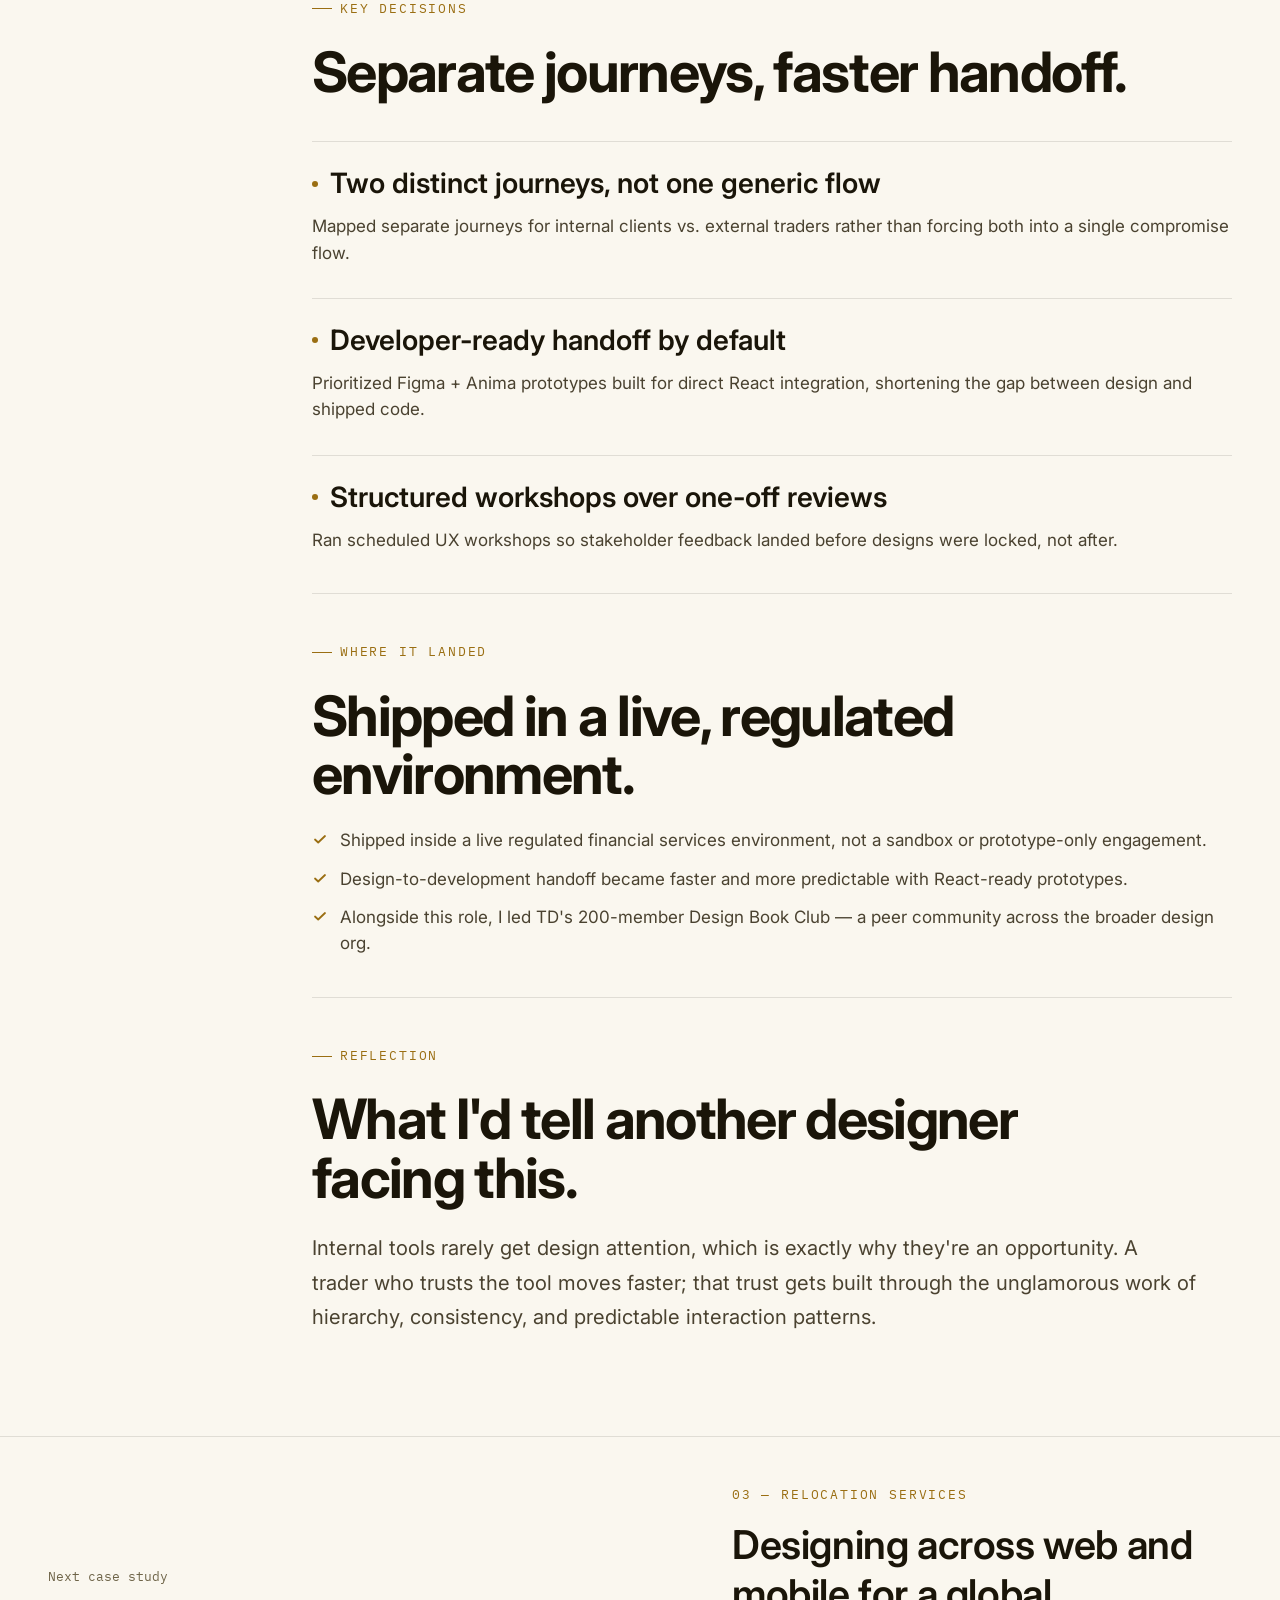
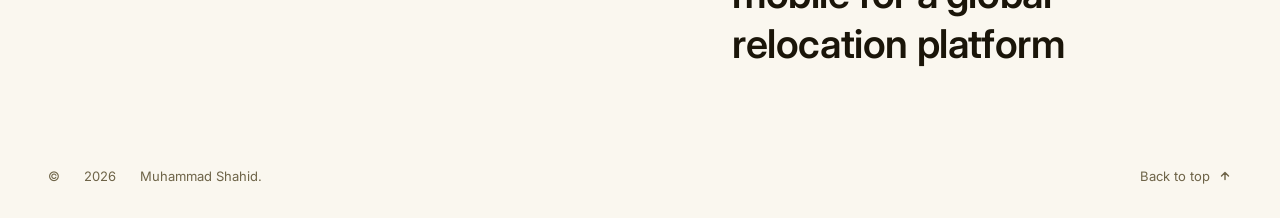
<file: work/td-bank.html>
<!doctype html>
<html lang="en">
<head>
<meta charset="UTF-8">
<meta name="viewport" content="width=device-width, initial-scale=1, viewport-fit=cover">
<title>TD Bank — Designing an internal treasury platform for traders | Muhammad Shahid</title>
<meta name="description" content="How Muhammad Shahid designed user journeys for VISION, TD Bank's internal Treasury Reporting application, embedded within Agile teams.">
<meta name="color-scheme" content="light dark">
<link rel="icon" href="data:image/svg+xml,%3Csvg xmlns='http://www.w3.org/2000/svg' viewBox='0 0 40 40'%3E%3Crect width='40' height='40' rx='8' fill='%230B0906'/%3E%3Cpath d='M10 28V12l10 11 10-11v16' stroke='%23F5EEDD' stroke-width='2.4' fill='none' stroke-linecap='round' stroke-linejoin='round'/%3E%3Ccircle cx='30' cy='12' r='2.6' fill='%23E8B84B'/%3E%3C/svg%3E">
<link rel="preconnect" href="https://fonts.googleapis.com">
<link rel="preconnect" href="https://fonts.gstatic.com" crossorigin>
<link href="https://fonts.googleapis.com/css2?family=Inter:wght@400;500;600;700;800&family=IBM+Plex+Mono:wght@400;500&display=swap" rel="stylesheet">
<link rel="stylesheet" href="../css/styles.css">
</head>
<body>
<a class="skip-link" href="#main">Skip to content</a>

<header class="site-nav" data-nav>
  <div class="wrap nav-row">
    <a class="brand" href="../index.html" aria-label="Muhammad Shahid — home">
      <svg class="brand-mark" viewBox="0 0 40 40" fill="none" aria-hidden="true">
        <path d="M8 29V11l12 13 12-13v18" stroke="currentColor" stroke-width="2.6" stroke-linecap="round" stroke-linejoin="round"/>
        <circle cx="32" cy="11" r="3" fill="var(--c-accent)"/>
      </svg>
      <span><span class="brand-name">Muhammad Shahid</span><span class="brand-role">Senior Product Designer</span></span>
    </a>
    <nav class="nav-links" aria-label="Primary">
      <a href="../index.html#work">Work</a>
      <a href="../index.html#process">Process</a>
      <a href="../index.html#about">About</a>
      <a href="../index.html#proof">Proof</a>
      <a href="../index.html#contact">Contact</a>
    </nav>
    <div class="nav-actions">
      <div class="nav-banner-divider" aria-hidden="true"></div>
      <a class="nav-banner-link" href="../side-projects.html" aria-label="Side &amp; AI projects">
        <span class="nav-banner-label">Side &amp; AI projects</span>
        <svg viewBox="0 0 16 16" fill="none" aria-hidden="true"><path d="M4 12 12 4M6 4h6v6" stroke="currentColor" stroke-width="1.6" stroke-linecap="round" stroke-linejoin="round"/></svg>
      </a>
      <div class="nav-banner-divider" aria-hidden="true"></div>
      <button class="theme-toggle" type="button" data-theme-toggle aria-pressed="false" aria-label="Toggle dark mode">
        <svg class="icon-moon" viewBox="0 0 24 24" fill="none" aria-hidden="true"><path d="M20 14.5A8.5 8.5 0 1 1 9.5 4a7 7 0 0 0 10.5 10.5Z" stroke="currentColor" stroke-width="1.6" stroke-linejoin="round"/></svg>
        <svg class="icon-sun" viewBox="0 0 24 24" fill="none" aria-hidden="true"><circle cx="12" cy="12" r="4.2" stroke="currentColor" stroke-width="1.6"/><path d="M12 2.5v2.4M12 19.1v2.4M4.6 4.6l1.7 1.7M17.7 17.7l1.7 1.7M2.5 12h2.4M19.1 12h2.4M4.6 19.4l1.7-1.7M17.7 6.3l1.7-1.7" stroke="currentColor" stroke-width="1.6" stroke-linecap="round"/></svg>
      </button>
      <a class="btn btn-ghost nav-cta" href="../index.html#contact" data-magnetic>Let's talk</a>
      <button class="nav-toggle" type="button" data-nav-toggle aria-expanded="false" aria-controls="mobile-panel" aria-label="Open menu"><span></span></button>
    </div>
  </div>
  <div class="nav-progress" data-nav-progress></div>
</header>

<div class="mobile-panel" id="mobile-panel" data-mobile-panel>
  <nav aria-label="Mobile">
    <a href="../index.html#work">Work</a>
    <a href="../index.html#process">Process</a>
    <a href="../index.html#about">About</a>
    <a href="../index.html#proof">Proof</a>
    <a href="../index.html#contact">Contact</a>
    <a class="mobile-nav-accent" href="../side-projects.html">Side &amp; AI projects</a>
  </nav>
  <div class="mobile-foot">
    <a class="text-link" href="mailto:muhammadshahid@moandco.org">muhammadshahid@moandco.org</a>
  </div>
</div>

<main id="main">
  <section class="cs-hero">
    <div class="wrap">
      <div class="cs-hero-top">
        <a class="text-link" href="../index.html#work">
          <svg viewBox="0 0 16 16" fill="none" aria-hidden="true" style="transform:rotate(225deg);"><path d="M4 12 12 4M6 4h6v6" stroke="currentColor" stroke-width="1.6" stroke-linecap="round" stroke-linejoin="round"/></svg>
          All case studies
        </a>
        <span class="text-xs text-mono">02 / 04</span>
      </div>

      <div data-reveal>
        <div class="case-tags" style="margin-bottom:var(--space-5);">
          <span class="tag">Capital Markets</span><span class="tag">Trading Platforms</span><span class="tag">Regulated Finance</span>
        </div>
        <h1 class="text-balance" style="max-width:22ch;">Designing an internal treasury platform for traders at TD Bank</h1>
        <p class="text-l text-pretty" style="margin-top:var(--space-6); max-width:60ch;">I designed the user journeys for VISION, TD's internal Treasury Reporting application for a capital-markets-adjacent trading environment — embedded with Agile developers and delivering Figma-to-Anima-to-React-ready flows.</p>
      </div>

      <dl class="cs-hero-meta">
        <div><dt>Client</dt><dd>TD Bank</dd></div>
        <div><dt>Role</dt><dd>Senior Product Designer</dd></div>
        <div><dt>Timeline</dt><dd>Aug 2023 – Sept 2024</dd></div>
        <div><dt>Team</dt><dd>Treasury Technology</dd></div>
      </dl>

      <figure class="cs-cover" data-reveal>
        <img src="../assets/td-bank-cover.jpg" alt="" loading="lazy">
      </figure>
    </div>
  </section>

  <section class="section-pad-tight">
    <div class="wrap">
      <div class="cs-body">
        <nav class="cs-toc" aria-label="On this page">
          <a href="#overview">Overview</a>
          <a href="#context">Context</a>
          <a href="#constraints">Constraints</a>
          <a href="#process">Process</a>
          <a href="#decisions">Key decisions</a>
          <a href="#landed">Where it landed</a>
          <a href="#reflection">Reflection</a>
        </nav>

        <div>
          <div class="cs-block" id="overview" data-reveal>
            <p class="eyebrow">Overview</p>
            <h2 style="margin-top:var(--space-5);">A working tool, not a showcase.</h2>
            <p class="text-l">VISION is TD's internal application for Treasury Reporting — used by internal clients and external traders to manage reporting functions. It's not a consumer product; it's a working tool for financial professionals who need speed and precision, not decoration.</p>
          </div>

          <div class="cs-block" id="context" data-reveal>
            <p class="eyebrow">Context</p>
            <h2 style="margin-top:var(--space-5); max-width:26ch;">Internal tools carry a real cost when they're confusing.</h2>
            <p class="text-l">Internal financial tools often get treated as an afterthought — built by whoever's available, patched together over years. VISION's users are traders working under time pressure, and a confusing flow has a real cost: slower reporting, more errors, more support tickets.</p>
          </div>

          <div class="cs-block" id="constraints" data-reveal>
            <p class="eyebrow">Constraints</p>
            <h2 style="margin-top:var(--space-5); max-width:24ch;">Designing for two very different users, one regulated tool.</h2>
            <div class="cs-cols">
              <div class="cs-col">
                <h4><span class="dot"></span>Regulated environment</h4>
                <p class="text-m">Every design decision for a treasury reporting tool has to account for financial services compliance.</p>
              </div>
              <div class="cs-col">
                <h4><span class="dot"></span>Two user types</h4>
                <p class="text-m">Internal clients and external traders use the application differently, with different needs and technical fluency.</p>
              </div>
              <div class="cs-col">
                <h4><span class="dot"></span>Developer handoff</h4>
                <p class="text-m">Designs needed to translate directly into React-ready components, not just look right in Figma.</p>
              </div>
              <div class="cs-col">
                <h4><span class="dot"></span>Sprint cadence</h4>
                <p class="text-m">Embedded in an Agile team meant designing at the speed of the sprint, not on a separate design-only timeline.</p>
              </div>
            </div>
          </div>

          <div class="cs-block" id="process" data-reveal>
            <p class="eyebrow">Process</p>
            <h2 style="margin-top:var(--space-5); max-width:24ch;">Embedded, not handed a spec.</h2>
            <ul class="cs-list">
              <li><svg viewBox="0 0 16 16" fill="none"><path d="M3 8.5l3.2 3L13 5" stroke="currentColor" stroke-width="1.8" stroke-linecap="round" stroke-linejoin="round"/></svg>Created the user journeys for internal clients and external traders using the Treasury Application.</li>
              <li><svg viewBox="0 0 16 16" fill="none"><path d="M3 8.5l3.2 3L13 5" stroke="currentColor" stroke-width="1.8" stroke-linecap="round" stroke-linejoin="round"/></svg>Embedded within Agile teams, working closely with developers and product owners sprint over sprint.</li>
              <li><svg viewBox="0 0 16 16" fill="none"><path d="M3 8.5l3.2 3L13 5" stroke="currentColor" stroke-width="1.8" stroke-linecap="round" stroke-linejoin="round"/></svg>Delivered Figma designs and Anima prototypes optimized for direct React integration by front-end teams.</li>
              <li><svg viewBox="0 0 16 16" fill="none"><path d="M3 8.5l3.2 3L13 5" stroke="currentColor" stroke-width="1.8" stroke-linecap="round" stroke-linejoin="round"/></svg>Facilitated UX workshops and stakeholder feedback sessions to validate flows before build.</li>
              <li><svg viewBox="0 0 16 16" fill="none"><path d="M3 8.5l3.2 3L13 5" stroke="currentColor" stroke-width="1.8" stroke-linecap="round" stroke-linejoin="round"/></svg>Applied visual hierarchy and typography principles to make a dense reporting tool easier to scan under pressure.</li>
            </ul>
          </div>

          <div class="cs-block" id="decisions" data-reveal>
            <p class="eyebrow">Key decisions</p>
            <h2 style="margin-top:var(--space-5); max-width:24ch;">Separate journeys, faster handoff.</h2>
            <div class="cs-cols" style="grid-template-columns:1fr;">
              <div class="cs-col">
                <h4><span class="dot"></span>Two distinct journeys, not one generic flow</h4>
                <p class="text-m">Mapped separate journeys for internal clients vs. external traders rather than forcing both into a single compromise flow.</p>
              </div>
              <div class="cs-col">
                <h4><span class="dot"></span>Developer-ready handoff by default</h4>
                <p class="text-m">Prioritized Figma + Anima prototypes built for direct React integration, shortening the gap between design and shipped code.</p>
              </div>
              <div class="cs-col">
                <h4><span class="dot"></span>Structured workshops over one-off reviews</h4>
                <p class="text-m">Ran scheduled UX workshops so stakeholder feedback landed before designs were locked, not after.</p>
              </div>
            </div>
          </div>

          <div class="cs-block" id="landed" data-reveal>
            <p class="eyebrow">Where it landed</p>
            <h2 style="margin-top:var(--space-5); max-width:24ch;">Shipped in a live, regulated environment.</h2>
            <ul class="cs-list">
              <li><svg viewBox="0 0 16 16" fill="none"><path d="M3 8.5l3.2 3L13 5" stroke="currentColor" stroke-width="1.8" stroke-linecap="round" stroke-linejoin="round"/></svg>Shipped inside a live regulated financial services environment, not a sandbox or prototype-only engagement.</li>
              <li><svg viewBox="0 0 16 16" fill="none"><path d="M3 8.5l3.2 3L13 5" stroke="currentColor" stroke-width="1.8" stroke-linecap="round" stroke-linejoin="round"/></svg>Design-to-development handoff became faster and more predictable with React-ready prototypes.</li>
              <li><svg viewBox="0 0 16 16" fill="none"><path d="M3 8.5l3.2 3L13 5" stroke="currentColor" stroke-width="1.8" stroke-linecap="round" stroke-linejoin="round"/></svg>Alongside this role, I led TD's 200-member Design Book Club — a peer community across the broader design org.</li>
            </ul>
          </div>

          <div class="cs-block" id="reflection" data-reveal>
            <p class="eyebrow">Reflection</p>
            <h2 style="margin-top:var(--space-5); max-width:24ch;">What I'd tell another designer facing this.</h2>
            <p class="text-l">Internal tools rarely get design attention, which is exactly why they're an opportunity. A trader who trusts the tool moves faster; that trust gets built through the unglamorous work of hierarchy, consistency, and predictable interaction patterns.</p>
          </div>
        </div>
      </div>
    </div>
  </section>

  <section class="cs-next">
    <div class="wrap" style="display:flex; justify-content:space-between; align-items:center; gap:var(--space-6); flex-wrap:wrap;">
      <div><p class="text-xs text-mono">Next case study</p></div>
      <a href="sirva.html">
        <span class="eyebrow no-rule">03 — Relocation Services</span>
        <h3>Designing across web and mobile for a global relocation platform</h3>
      </a>
    </div>
  </section>
</main>

<footer class="site-footer">
  <div class="wrap">
    <div class="footer-bottom" style="border-top:none; padding-top:0;">
      <p class="text-xs">© <span data-year>2026</span> Muhammad Shahid.</p>
      <a class="back-to-top" href="#top">Back to top
        <svg viewBox="0 0 16 16" fill="none" aria-hidden="true"><path d="M8 12V4M4 8l4-4 4 4" stroke="currentColor" stroke-width="1.6" stroke-linecap="round" stroke-linejoin="round"/></svg>
      </a>
    </div>
  </div>
</footer>

<script src="../js/main.js"></script>
</body>
</html>
</file>
<file: css/styles.css>
/* ==========================================================================
   MAREN VOSS — PORTFOLIO DESIGN SYSTEM
   Editorial-premium visual language for enterprise and startup product design work.
   ========================================================================== */

/* ---------- 2. Tokens ---------- */
:root {
  /* Typography */
  --font-display: 'Inter', -apple-system, BlinkMacSystemFont, 'Segoe UI', Helvetica, Arial, sans-serif;
  --font-body: 'Inter', -apple-system, BlinkMacSystemFont, 'Segoe UI', Helvetica, Arial, sans-serif;
  --font-mono: 'IBM Plex Mono', 'SFMono-Regular', Consolas, monospace;

  --fs-display-xl: clamp(2.75rem, 3.4vw + 1.6rem, 6.25rem);
  --fs-display-l: clamp(2.25rem, 2.6vw + 1.4rem, 4.25rem);
  --fs-display-m: clamp(1.75rem, 1.6vw + 1.2rem, 2.75rem);
  --fs-display-s: clamp(1.375rem, 0.9vw + 1.05rem, 1.75rem);
  --fs-body-l: clamp(1.125rem, 0.3vw + 1.03rem, 1.3125rem);
  --fs-body-m: 1.0625rem;
  --fs-body-s: 0.9375rem;
  --fs-body-xs: 0.8125rem;
  --fs-eyebrow: 0.8125rem;

  --lh-tight: 1.05;
  --lh-snug: 1.25;
  --lh-normal: 1.55;
  --lh-relaxed: 1.7;

  --tracking-tight: -0.03em;
  --tracking-snug: -0.01em;
  --tracking-wide: 0.08em;
  --tracking-wider: 0.14em;

  /* Spacing (8px rhythm, fluid at section scale) */
  --space-1: 0.25rem;
  --space-2: 0.5rem;
  --space-3: 0.75rem;
  --space-4: 1rem;
  --space-5: 1.5rem;
  --space-6: 2rem;
  --space-7: 2.5rem;
  --space-8: 3rem;
  --space-9: 4rem;
  --space-10: 5rem;
  --space-section: clamp(3.5rem, 5vw + 1.5rem, 6.5rem);
  --space-section-tight: clamp(2.5rem, 3.5vw + 1rem, 4.5rem);

  --container-max: 1280px;
  --container-text: 720px;
  --gutter: clamp(1.25rem, 4vw, 3rem);

  /* Radius — restrained, mostly sharp */
  --radius-xs: 2px;
  --radius-s: 4px;
  --radius-m: 6px;
  --radius-l: 10px;
  --radius-pill: 999px;

  /* Motion */
  --ease-premium: cubic-bezier(0.22, 1, 0.36, 1);
  --ease-out: cubic-bezier(0.16, 1, 0.3, 1);
  --ease-in-out: cubic-bezier(0.65, 0, 0.35, 1);
  --dur-fast: 160ms;
  --dur-base: 280ms;
  --dur-slow: 480ms;
  --dur-slower: 720ms;

  /* Hero weave — motion (theme-independent; colors are per-theme below) */
  --weave-flow-speed: 17s;       /* one full converge/diverge drift cycle */

  /* Elevation — border-led, whisper shadows */
  --shadow-s: 0 1px 2px rgba(20, 15, 3, 0.07);
  --shadow-m: 0 6px 24px -8px rgba(20, 15, 3, 0.16);
  --shadow-l: 0 20px 60px -16px rgba(20, 15, 3, 0.26);

  color-scheme: light;

  /* Light palette — warm neutral ground, deep charcoal ink, gold accent */
  --c-bg: #FAF7EF;
  --c-bg-raised: #FFFFFF;
  --c-bg-sunken: #F1EBDB;
  --c-ink: #1A1509;
  --c-ink-soft: #4A4230;
  --c-ink-faint: #6E6448;
  --c-border: rgba(26, 21, 9, 0.11);
  --c-border-strong: rgba(26, 21, 9, 0.22);
  --c-accent: #9A6E12;
  --c-accent-ink: #FFFBF0;
  --c-accent-soft: #F2E4C0;
  --c-focus: #6E4E0A;
  --c-overlay: rgba(26, 21, 9, 0.5);
  --c-nav-bg: rgba(250, 247, 239, 0.78);

  /* Gradient system */
  --g-accent: linear-gradient(120deg, #B4841E, #F0CB5E);
  --g-text: linear-gradient(105deg, #1A1509 0%, #8A6414 55%, #C9992E 100%);
  --g-contact: linear-gradient(135deg, #14100A 0%, #3A2E12 55%, #7A5A18 100%);
  --hero-bg: linear-gradient(180deg, #FBF6EA 0%, #F6EFDD 30%, #F0E4C4 56%, #E4CD98 80%, #C9992E 100%);
  --weave-opacity: 0.45;
  --weave-gold-1: #9A6E12;
  --weave-gold-2: #B4841E;
  --weave-gold-3: #7A5A18;
  --hero-tile-bg: rgba(250, 247, 239, 0.55);
  --hero-tile-blur: 14px;
  --hero-glow-color: rgba(154, 110, 18, 0.22);
}

:root[data-theme='dark'] {
  color-scheme: dark;
  --c-bg: #0B0906;
  --c-bg-raised: #15110A;
  --c-bg-sunken: #060402;
  --c-ink: #F5EEDD;
  --c-ink-soft: #C9BFA6;
  --c-ink-faint: #8C8062;
  --c-border: rgba(245, 238, 221, 0.12);
  --c-border-strong: rgba(245, 238, 221, 0.26);
  --c-accent: #E8B84B;
  --c-accent-ink: #1A1408;
  --c-accent-soft: #2A2010;
  --c-focus: #F0CB5E;
  --c-overlay: rgba(6, 4, 2, 0.65);
  --c-nav-bg: rgba(11, 9, 6, 0.72);
  --g-accent: linear-gradient(120deg, #C9922A, #F5D77A);
  --g-text: linear-gradient(105deg, #F5EAC8 0%, #F0CB5E 50%, #D9A63A 100%);
  --g-contact: linear-gradient(135deg, #12100A 0%, #3A2E12 55%, #6E5216 100%);
  --hero-bg: linear-gradient(180deg, #060402 0%, #15110A 32%, #3A2E12 58%, #8A6414 82%, #E8B84B 100%);
  --weave-opacity: 0.5;
  --weave-gold-1: #F0CB5E;
  --weave-gold-2: #E8D9A8;
  --weave-gold-3: #C9922A;
  --hero-tile-bg: rgba(11, 9, 6, 0.45);
  --hero-tile-blur: 14px;
  --hero-glow-color: rgba(240, 203, 94, 0.35);
}

@media (prefers-color-scheme: dark) {
  :root:not([data-theme='light']) {
    color-scheme: dark;
    --c-bg: #0B0906;
    --c-bg-raised: #15110A;
    --c-bg-sunken: #060402;
    --c-ink: #F5EEDD;
    --c-ink-soft: #C9BFA6;
    --c-ink-faint: #8C8062;
    --c-border: rgba(245, 238, 221, 0.12);
    --c-border-strong: rgba(245, 238, 221, 0.26);
    --c-accent: #E8B84B;
    --c-accent-ink: #1A1408;
    --c-accent-soft: #2A2010;
    --c-focus: #F0CB5E;
    --c-overlay: rgba(6, 4, 2, 0.65);
    --c-nav-bg: rgba(11, 9, 6, 0.72);
    --g-accent: linear-gradient(120deg, #C9922A, #F5D77A);
    --g-text: linear-gradient(105deg, #F5EAC8 0%, #F0CB5E 50%, #D9A63A 100%);
    --g-contact: linear-gradient(135deg, #12100A 0%, #3A2E12 55%, #6E5216 100%);
    --hero-bg: linear-gradient(180deg, #060402 0%, #15110A 32%, #3A2E12 58%, #8A6414 82%, #E8B84B 100%);
    --weave-opacity: 0.5;
    --weave-gold-1: #F0CB5E;
    --weave-gold-2: #E8D9A8;
    --weave-gold-3: #C9922A;
    --hero-tile-bg: rgba(11, 9, 6, 0.45);
    --hero-tile-blur: 14px;
    --hero-glow-color: rgba(240, 203, 94, 0.35);
  }
}

/* ---------- 3. Reset ---------- */
*, *::before, *::after { box-sizing: border-box; }
* { margin: 0; }
html { -webkit-text-size-adjust: 100%; scroll-behavior: smooth; }
html, body { height: 100%; }
body {
  font-family: var(--font-body);
  background: var(--c-bg);
  color: var(--c-ink);
  font-size: var(--fs-body-m);
  line-height: var(--lh-normal);
  -webkit-font-smoothing: antialiased;
  transition: background-color var(--dur-slow) var(--ease-premium), color var(--dur-slow) var(--ease-premium);
  overflow-x: hidden;
}
img, picture, svg, video { display: block; max-width: 100%; }
button, input, textarea, select { font: inherit; color: inherit; }
a { color: inherit; text-decoration: none; }
ul, ol { list-style: none; padding: 0; }
h1, h2, h3, h4, h5, h6 { font-weight: inherit; }

@media (prefers-reduced-motion: reduce) {
  html { scroll-behavior: auto; }
  *, *::before, *::after {
    animation-duration: 0.01ms !important;
    animation-iteration-count: 1 !important;
    transition-duration: 0.01ms !important;
    scroll-behavior: auto !important;
  }
}

::selection { background: var(--c-accent); color: var(--c-accent-ink); }

:focus-visible {
  outline: 2px solid var(--c-focus);
  outline-offset: 3px;
  border-radius: var(--radius-xs);
}

.skip-link {
  position: fixed;
  top: -100%;
  left: var(--space-4);
  z-index: 999;
  background: var(--c-ink);
  color: var(--c-bg);
  padding: var(--space-3) var(--space-5);
  border-radius: var(--radius-s);
  transition: top var(--dur-base) var(--ease-out);
}
.skip-link:focus { top: var(--space-4); }

/* ---------- 4. Typography ---------- */
.font-display { font-family: var(--font-display); }
.eyebrow {
  font-family: var(--font-mono);
  font-size: var(--fs-eyebrow);
  letter-spacing: var(--tracking-wider);
  text-transform: uppercase;
  color: var(--c-accent);
  display: inline-flex;
  align-items: center;
  gap: var(--space-2);
}
.eyebrow::before {
  content: '';
  width: 20px;
  height: 1px;
  background: currentColor;
  display: inline-block;
}
.eyebrow.no-rule::before { display: none; }

h1, .h1 {
  font-family: var(--font-display);
  font-weight: 700;
  font-size: var(--fs-display-xl);
  line-height: var(--lh-tight);
  letter-spacing: var(--tracking-tight);
}
h2, .h2 {
  font-family: var(--font-display);
  font-weight: 700;
  font-size: var(--fs-display-l);
  line-height: var(--lh-tight);
  letter-spacing: var(--tracking-tight);
}
h3, .h3 {
  font-family: var(--font-display);
  font-weight: 600;
  font-size: var(--fs-display-m);
  line-height: var(--lh-snug);
  letter-spacing: var(--tracking-snug);
}
h4, .h4 {
  font-family: var(--font-display);
  font-weight: 600;
  font-size: var(--fs-display-s);
  line-height: var(--lh-snug);
}
.text-l { font-size: var(--fs-body-l); line-height: var(--lh-relaxed); color: var(--c-ink-soft); }
.text-m { font-size: var(--fs-body-m); color: var(--c-ink-soft); }
.text-s { font-size: var(--fs-body-s); color: var(--c-ink-faint); }
.text-xs { font-size: var(--fs-body-xs); color: var(--c-ink-faint); }
.text-mono { font-family: var(--font-mono); }
.text-balance { text-wrap: balance; }
.text-pretty { text-wrap: pretty; }

/* ---------- 5. Layout ---------- */
.wrap {
  max-width: var(--container-max);
  margin-inline: auto;
  padding-inline: var(--gutter);
}
.wrap-text { max-width: var(--container-text); }
section { position: relative; }
.section-pad { padding-block: var(--space-section); }
.section-pad-tight { padding-block: var(--space-section-tight); }
/* A quiet tonal shift — same trick as the hero's bg-sunken — used sparingly
   to mark a section as its own chapter rather than another block in a row. */
.section-tonal { background: var(--c-bg-sunken); }
.section-head {
  display: flex;
  flex-direction: column;
  gap: var(--space-4);
  margin-bottom: var(--space-8);
}
.section-head-row {
  display: flex;
  justify-content: space-between;
  align-items: flex-end;
  gap: var(--space-6);
  flex-wrap: wrap;
}

.grid { display: grid; gap: var(--space-6); }
.hairline {
  border: none;
  border-top: 1px solid var(--c-border);
}
.vhairline { width: 1px; align-self: stretch; background: var(--c-border); }

/* ---------- 6. Buttons & links ---------- */
.btn {
  --btn-bg: var(--c-ink);
  --btn-fg: var(--c-bg);
  position: relative;
  display: inline-flex;
  align-items: center;
  gap: var(--space-3);
  font-family: var(--font-body);
  font-size: var(--fs-body-s);
  font-weight: 600;
  letter-spacing: var(--tracking-snug);
  padding: 0.95rem 1.6rem;
  background: var(--btn-bg);
  color: var(--btn-fg);
  border: 1px solid var(--btn-bg);
  border-radius: var(--radius-s);
  cursor: pointer;
  overflow: hidden;
  isolation: isolate;
  transition: color var(--dur-base) var(--ease-premium), border-color var(--dur-base) var(--ease-premium), transform var(--dur-fast) var(--ease-out);
}
.btn::before {
  content: '';
  position: absolute;
  inset: 0;
  background: var(--g-accent);
  transform: translateY(102%);
  transition: transform var(--dur-slow) var(--ease-premium);
  z-index: -1;
}
.btn:hover::before, .btn:focus-visible::before { transform: translateY(0); }
.btn:hover, .btn:focus-visible { border-color: var(--c-accent); }
.btn:active { transform: scale(0.97); }
.btn svg { width: 16px; height: 16px; transition: transform var(--dur-base) var(--ease-premium); }
.btn:hover svg { transform: translate(3px, -3px); }

.btn-ghost {
  --btn-bg: transparent;
  --btn-fg: var(--c-ink);
  border-color: var(--c-border-strong);
}
.btn-ghost::before { background: var(--c-ink); }
.btn-ghost:hover { --btn-fg: var(--c-bg); border-color: var(--c-ink); }
[data-theme='dark'] .btn-ghost:hover, .btn-ghost:hover { color: var(--c-bg); }

.link-underline {
  position: relative;
  display: inline-block;
  padding-bottom: 2px;
  background-image: linear-gradient(currentColor, currentColor);
  background-size: 0% 1px;
  background-position: 0 100%;
  background-repeat: no-repeat;
  transition: background-size var(--dur-slow) var(--ease-premium);
}
.link-underline:hover, .link-underline:focus-visible { background-size: 100% 1px; }

.text-link {
  display: inline-flex;
  align-items: center;
  gap: var(--space-2);
  font-weight: 600;
  font-size: var(--fs-body-s);
  color: var(--c-ink);
}
.text-link svg { width: 14px; height: 14px; transition: transform var(--dur-base) var(--ease-premium); }
.text-link:hover svg { transform: translate(3px, -3px); }

/* ---------- 7. Navigation ---------- */
.site-nav {
  position: fixed;
  top: 0; left: 0; right: 0;
  z-index: 200;
  padding-block: var(--space-4);
  background: var(--c-nav-bg);
  backdrop-filter: blur(14px) saturate(140%);
  -webkit-backdrop-filter: blur(14px) saturate(140%);
  border-bottom: 1px solid transparent;
  transition: transform var(--dur-slow) var(--ease-premium), border-color var(--dur-base) var(--ease-premium), background-color var(--dur-base);
}
.site-nav.is-scrolled { border-color: var(--c-border); }
.site-nav.is-hidden { transform: translateY(-100%); }
.nav-row { display: flex; align-items: center; justify-content: space-between; gap: var(--space-6); }
.brand { display: flex; align-items: center; gap: var(--space-3); font-weight: 600; letter-spacing: var(--tracking-snug); }
.brand-mark { width: 34px; height: 34px; color: var(--c-ink); flex-shrink: 0; }
.brand-mark path, .brand-mark circle { transition: stroke-dashoffset var(--dur-slow) var(--ease-premium); }
.brand-name { font-family: var(--font-display); font-size: 1.05rem; }
.brand-role { display: block; font-family: var(--font-mono); font-size: 0.6875rem; color: var(--c-ink-faint); letter-spacing: var(--tracking-wide); text-transform: uppercase; margin-top: 1px; }

.nav-links { display: flex; align-items: center; gap: var(--space-7); }
.nav-links a {
  position: relative;
  font-size: var(--fs-body-s);
  font-weight: 500;
  color: var(--c-ink-soft);
  padding-block: var(--space-1);
  transition: color var(--dur-base) var(--ease-premium);
}
.nav-links a::after {
  content: '';
  position: absolute;
  left: 0; right: 0; bottom: -3px;
  height: 1px;
  background: var(--c-accent);
  transform: scaleX(0);
  transform-origin: right;
  transition: transform var(--dur-base) var(--ease-premium);
}
.nav-links a:hover, .nav-links a[aria-current='true'] { color: var(--c-ink); }
.nav-links a:hover::after, .nav-links a[aria-current='true']::after { transform: scaleX(1); transform-origin: left; }

.nav-actions { display: flex; align-items: center; gap: var(--space-4); }

.nav-cta { padding: 0.7rem 1.2rem; font-size: var(--fs-body-xs); white-space: nowrap; }

.theme-toggle {
  position: relative;
  width: 40px; height: 40px;
  display: grid; place-items: center;
  border-radius: var(--radius-pill);
  border: 1px solid var(--c-border-strong);
  background: transparent;
  cursor: pointer;
  transition: border-color var(--dur-base), background-color var(--dur-base);
}
.theme-toggle:hover { border-color: var(--c-accent); background: var(--c-accent-soft); }
.theme-toggle svg { width: 18px; height: 18px; }
.theme-toggle .icon-sun { display: none; }
[data-theme='dark'] .theme-toggle .icon-moon { display: none; }
[data-theme='dark'] .theme-toggle .icon-sun { display: block; }

.nav-toggle {
  display: none;
  width: 40px; height: 40px;
  border-radius: var(--radius-pill);
  border: 1px solid var(--c-border-strong);
  background: transparent;
  cursor: pointer;
  position: relative;
  z-index: 210;
}
.nav-toggle span, .nav-toggle span::before, .nav-toggle span::after {
  content: '';
  position: absolute;
  left: 50%; top: 50%;
  width: 16px; height: 1px;
  background: var(--c-ink);
  transform: translate(-50%, -50%);
  transition: transform var(--dur-base) var(--ease-premium), opacity var(--dur-base);
}
.nav-toggle span::before { transform: translateY(-5px); top: 50%; left: 0; }
.nav-toggle span::after { transform: translateY(5px); top: 50%; left: 0; }
.nav-toggle span::before, .nav-toggle span::after { position: absolute; }
.nav-toggle[aria-expanded='true'] span { background: transparent; }
.nav-toggle[aria-expanded='true'] span::before { transform: rotate(45deg); }
.nav-toggle[aria-expanded='true'] span::after { transform: rotate(-45deg); }

.nav-progress {
  position: absolute;
  left: 0; bottom: -1px;
  height: 2px;
  background: var(--c-accent);
  width: 0%;
}

/* Side/AI-projects pill, integrated directly into the nav row (not a
   separate banner strip) — flanked by hairline dividers so it reads as
   its own segment between the primary nav links and the icon cluster.
   Transparent base with a gold/black band sweeping slowly through it
   (JARVIS-style). Hidden alongside .nav-links below 780px, where its
   mobile-panel equivalent (.mobile-nav-accent) takes over instead. */
.nav-banner-divider { width: 1px; height: 22px; background: var(--c-border-strong); flex-shrink: 0; }
.nav-banner-link {
  display: inline-flex;
  align-items: center;
  gap: var(--space-2);
  padding: 0.5rem 0.95rem;
  border-radius: var(--radius-pill);
  border: 1px solid color-mix(in srgb, var(--c-accent) 40%, transparent);
  background: linear-gradient(115deg,
    transparent 0%,
    color-mix(in srgb, var(--c-accent) 24%, transparent) 38%,
    rgba(0, 0, 0, 0.3) 50%,
    color-mix(in srgb, var(--c-accent) 24%, transparent) 62%,
    transparent 100%);
  background-size: 240% 100%;
  background-position: 200% 0;
  box-shadow: 0 0 10px 0 color-mix(in srgb, var(--c-accent) 20%, transparent);
  font-family: var(--font-mono);
  font-size: 0.75rem;
  letter-spacing: var(--tracking-wide);
  color: var(--c-accent);
  white-space: nowrap;
  animation: nav-banner-shimmer 5s ease-in-out infinite;
  transition: color var(--dur-base) var(--ease-premium), border-color var(--dur-base) var(--ease-premium), box-shadow var(--dur-base) var(--ease-premium);
}
.nav-banner-link svg { width: 12px; height: 12px; flex-shrink: 0; transition: transform var(--dur-base) var(--ease-premium); }
.nav-banner-link:hover, .nav-banner-link:focus-visible {
  color: var(--c-ink);
  border-color: color-mix(in srgb, var(--c-accent) 70%, transparent);
  box-shadow: 0 0 16px 1px color-mix(in srgb, var(--c-accent) 30%, transparent);
}
.nav-banner-link:hover svg, .nav-banner-link:focus-visible svg { transform: translate(3px, -3px); }
@keyframes nav-banner-shimmer {
  0%, 100% { background-position: 200% 0; }
  50% { background-position: -40% 0; }
}
@media (prefers-reduced-motion: reduce) {
  .nav-banner-link { animation: none; background-position: 30% 0; }
}

/* Gold accent variant of the big mobile-panel nav links, for the
   side/AI-projects entry that replaces the pill below 780px. */
.mobile-panel a.mobile-nav-accent { color: var(--c-accent); }

.mobile-panel {
  position: fixed;
  inset: 0;
  z-index: 150;
  background: var(--c-bg);
  display: flex;
  flex-direction: column;
  justify-content: center;
  justify-content: safe center;
  padding: var(--space-8) var(--gutter);
  padding-top: calc(var(--nav-h, 5rem) + var(--space-5) + env(safe-area-inset-top, 0px));
  overflow-y: auto;
  -webkit-overflow-scrolling: touch;
  transform: translateY(-8px);
  opacity: 0;
  pointer-events: none;
  transition: opacity var(--dur-base) var(--ease-premium), transform var(--dur-base) var(--ease-premium);
}
.mobile-panel.is-open { opacity: 1; transform: translateY(0); pointer-events: auto; }
.mobile-panel nav { display: flex; flex-direction: column; gap: var(--space-5); }
.mobile-panel a { font-family: var(--font-display); font-weight: 700; letter-spacing: var(--tracking-tight); font-size: clamp(2rem, 8vw, 3rem); }
.mobile-panel .mobile-foot { margin-top: var(--space-9); margin-bottom: var(--space-4); display: flex; gap: var(--space-6); flex-wrap: wrap; }
.mobile-panel .mobile-foot a { display: block; overflow-wrap: break-word; min-width: 0; max-width: 100%; }

@media (max-height: 640px) {
  .mobile-panel nav { gap: var(--space-3); }
  .mobile-panel a { font-size: clamp(1.5rem, 7vw, 2.25rem); }
  .mobile-panel .mobile-foot { margin-top: var(--space-6); }
}

/* ---------- 8. Hero — masonry work gallery ----------
   Not a statement-plus-photo hero: an irregular gallery of tiles (intro,
   portrait, clickable work previews, a quick fact, an archive teaser) laid
   out in CSS columns so heights vary organically, no card chrome, no
   borders — the page opens straight into the work instead of a boxed
   composition. A vertical gold gradient wash (--hero-bg) sits at the base,
   with a soft radial glow drifting up and down over it independently, and
   the converging/diverging weave animation runs full-bleed on top — all
   three motions layered and running at once. Text tiles get a translucent,
   blurred scrim so the moving background stays legible behind them. On
   desktop, tiles also drift a few pixels toward the cursor
   (parallax, depth-scaled per tile — see main.js); inert on touch and
   reduced-motion. .hero itself clips overflow so the oversized weave art
   never causes horizontal scroll at any breakpoint. */
.hero {
  padding-top: clamp(6.5rem, 8vw, 8rem);
  padding-bottom: clamp(2.5rem, 4vw, 4rem);
  background: var(--hero-bg);
  position: relative;
  overflow: hidden;
}
/* Vertical gradient wash (--hero-bg) sits under everything; a soft glow
   layer drifts up and down over it independently of the weave, so the
   lighting itself feels alive even where the weave doesn't reach. */
.hero-gradient-glow {
  position: absolute;
  inset: -25% 0;
  z-index: 0;
  pointer-events: none;
  background: radial-gradient(55% 38% at 50% 45%, var(--hero-glow-color), transparent 72%);
  animation: hero-glow-drift 16s var(--ease-in-out) infinite;
  will-change: transform;
}
@keyframes hero-glow-drift {
  0%, 100% { transform: translateY(-10%); }
  50%      { transform: translateY(10%); }
}

.hero-weave-bg {
  position: absolute;
  inset: 0;
  z-index: 0;
  overflow: hidden;
  opacity: var(--weave-opacity);
  pointer-events: none;
}
/* Full-page variant: fixed to the viewport (not a section), sitting
   behind all normal in-flow content via a negative z-index, so it reads
   as ambient motion for as long as the visitor is on the page — not
   just something that happens once during a hero section's scroll. */
.page-weave-bg {
  position: fixed;
  inset: 0;
  z-index: -1;
  overflow: hidden;
  opacity: var(--weave-opacity);
  pointer-events: none;
}
.hero-weave-bg .hero-weave-svg,
.page-weave-bg .hero-weave-svg {
  --wv1: var(--weave-gold-1); --wv2: var(--weave-gold-2);
  --wv3: var(--weave-gold-3); --wv4: var(--weave-gold-2);
  width: 100%;
  height: 100%;
  display: block;
}
.hero-weave-bg .wv-a, .page-weave-bg .wv-a { animation: weave-drift-a var(--weave-flow-speed) var(--ease-in-out) infinite; will-change: transform; }
.hero-weave-bg .wv-b, .page-weave-bg .wv-b { animation: weave-drift-b var(--weave-flow-speed) var(--ease-in-out) infinite; will-change: transform; }
@keyframes weave-drift-a {
  0%, 100% { transform: translate(-70px, -8px); }
  50%      { transform: translate( 70px,  8px); }
}
@keyframes weave-drift-b {
  0%, 100% { transform: translate( 70px,  8px); }
  50%      { transform: translate(-70px, -8px); }
}

.hero-mosaic {
  position: relative;
  z-index: 1;
  /* No max-width cap of its own (beyond .wrap's) — at every viewport the
     grid reaches all the way to the gutter on both sides instead of
     leaving a wide strip of bare animated background exposed either side
     of a centered column. */
  max-width: none;
}
.hero-tile {
  position: relative;
  display: block;
  text-decoration: none;
  color: inherit;
  transition: transform 380ms var(--ease-out);
  will-change: transform;
}

/* Top row: statement + portrait + quick-fact + archive teaser, in a fixed
   3-column grid so the right-hand tiles start flush with the top of the
   row (not wherever a masonry algorithm happens to drop them). */
.hero-mosaic-top {
  display: grid;
  grid-template-columns: 1.7fr 1fr 1fr;
  grid-template-rows: auto auto;
  gap: var(--space-4);
}
.hero-tile--intro { grid-column: 1; grid-row: 1 / 3; }
.hero-tile--portrait { grid-column: 2; grid-row: 1 / 3; }
.hero-tile--meta { grid-column: 3; grid-row: 1; }
.hero-tile--archive { grid-column: 3; grid-row: 2; }

/* Work-preview row: real product screenshots at their native aspect ratio
   (set inline per tile, matched exactly to the source image) — "true to
   fit" sizing, never cropped. Four across at moderate size (not two giant
   half-width banners) so the whole row is scannable and hoverable without
   scrolling. */
.hero-mosaic-work {
  margin-top: var(--space-4);
  display: grid;
  grid-template-columns: repeat(4, 1fr);
  gap: var(--space-3);
}

/* Text-only tiles sit directly over the animated weave background (by
   design — the weave should read through the gaps), so they get a
   translucent, blurred scrim behind their content — same token the nav
   bar already uses for the same problem — to keep text legible without
   touching the animation itself. */
.hero-tile--intro,
.hero-tile--meta,
.hero-tile--archive {
  background: var(--hero-tile-bg);
  backdrop-filter: blur(var(--hero-tile-blur));
  -webkit-backdrop-filter: blur(var(--hero-tile-blur));
  border-radius: var(--radius-m);
}

.hero-tile--intro { padding: var(--space-5); display: flex; flex-direction: column; justify-content: center; }
.hero-headline {
  margin-top: var(--space-4);
  max-width: 13ch;
  font-size: clamp(1.9rem, 2.3vw + 1rem, 3.25rem);
  color: var(--c-ink);
  font-weight: 700;
}
@supports ((-webkit-background-clip: text) or (background-clip: text)) {
  .hero-headline {
    background: var(--g-text);
    -webkit-background-clip: text;
    background-clip: text;
    color: transparent;
  }
}

/* Typewriter reveal — see the JS comment for the accessibility pattern.
   The visible span uses the same gold gradient text-fill as the homepage
   hero headline, so each newly-typed character already reads as "lit up"
   rather than plain, giving the build-up its "gradient sweep" character
   without a separate moving overlay that could reintroduce the jitter
   this replaced. */
@supports ((-webkit-background-clip: text) or (background-clip: text)) {
  [data-typewriter-visible] {
    background: var(--g-text);
    -webkit-background-clip: text;
    background-clip: text;
    color: transparent;
  }
}
.typewriter-caret {
  display: inline-block;
  width: 3px;
  height: 0.85em;
  margin-left: 2px;
  background: var(--c-accent);
  box-shadow: 0 0 8px 1px var(--c-accent);
  vertical-align: text-bottom;
  animation: typewriter-blink 0.9s step-end infinite;
}
.typewriter-caret.is-done { animation: none; opacity: 0; transition: opacity 400ms var(--ease-premium); }
@keyframes typewriter-blink { 50% { opacity: 0; } }
@media (prefers-reduced-motion: reduce) {
  .typewriter-caret { display: none; }
}

/* Opt-in "keep this text on solid ground" panel — blocks the fixed
   page-wide weave background (see .page-weave-bg) from showing through
   text-heavy blocks, while leaving genuinely empty space (gutters,
   section padding) free for it to read through. Matches the page's own
   background exactly, so it's invisible as a "box": it just stops the
   weave, nothing more. Padding and the compensating negative margin
   share one clamped value so the box gains real breathing room around
   its text without shifting that text's alignment against the rest of
   the grid — and the clamp keeps it safely under the narrowest mobile
   gutter (20px) so the box never pushes past the viewport edge. */
.weave-text-panel {
  --wtp-pad-x: clamp(0.875rem, 3.5vw, 1.75rem);
  --wtp-pad-y: clamp(1.25rem, 3.5vw, 2rem);
  background: var(--c-bg);
  padding: var(--wtp-pad-y) var(--wtp-pad-x);
  margin: calc(var(--wtp-pad-y) * -1) calc(var(--wtp-pad-x) * -1);
}
.hero-tile-actions { margin-top: var(--space-5); display: flex; align-items: center; gap: var(--space-5); flex-wrap: wrap; }

.hero-tile--portrait, .hero-tile--preview {
  border-radius: var(--radius-m);
  overflow: hidden;
}
.hero-tile--portrait {
  aspect-ratio: 3/4;
  background: var(--g-contact);
}
.hero-tile--portrait img { position: relative; z-index: 1; width: 100%; height: 100%; object-fit: cover; object-position: 50% 24%; display: block; }
.portrait-fallback { position: absolute; inset: 0; display: grid; place-items: center; color: rgba(234, 246, 250, 0.85); }
.portrait-fallback svg { width: 64px; height: 64px; }

/* aspect-ratio is set inline per tile (matched to each source image), so
   the box is never taller/shorter than the true image — no cropping. */
.hero-tile--preview { background: var(--c-bg-sunken); }
.hero-tile--preview img {
  width: 100%;
  height: 100%;
  display: block;
  object-fit: contain;
  transition: transform var(--dur-slower) var(--ease-premium);
}
.hero-tile--preview:hover img, .hero-tile--preview:focus-visible img { transform: scale(1.02); }

.hero-tile--meta { padding: var(--space-5); display: flex; flex-direction: column; justify-content: center; }
.hero-tile--meta p { font-size: var(--fs-body-s); color: var(--c-ink-soft); }
.hero-meta-location {
  font-family: var(--font-mono);
  font-size: var(--fs-body-xs);
  letter-spacing: var(--tracking-wide);
  text-transform: uppercase;
  color: var(--c-ink-faint) !important;
  margin-bottom: var(--space-3);
}
.hero-meta-num { font-family: var(--font-display); font-weight: 700; font-size: var(--fs-display-s); color: var(--c-ink); display: block; margin-bottom: var(--space-1); }
.hero-meta-faint { color: var(--c-ink-faint); font-size: var(--fs-body-xs); }

.hero-tile--archive {
  padding: var(--space-5);
  border: 1px solid var(--c-border-strong);
  border-radius: var(--radius-m);
  display: flex;
  flex-direction: column;
  justify-content: center;
}
.hero-tile-archive-label {
  display: flex;
  align-items: center;
  gap: var(--space-2);
  margin-top: var(--space-3);
  font-weight: 600;
  transition: color var(--dur-base) var(--ease-premium);
}
.hero-tile-archive-label svg { width: 15px; height: 15px; transition: transform var(--dur-base) var(--ease-premium); }
.hero-tile--archive:hover { border-color: var(--c-accent); }
.hero-tile--archive:hover .hero-tile-archive-label { color: var(--c-accent); }
.hero-tile--archive:hover .hero-tile-archive-label svg { transform: translate(3px, -3px); }

.hero-scrollcue {
  position: relative;
  z-index: 1;
  margin-top: var(--space-6);
  margin-inline: auto;
  width: fit-content;
  display: flex;
  flex-direction: column;
  align-items: center;
  gap: var(--space-2);
  font-family: var(--font-mono);
  font-size: 0.6875rem;
  letter-spacing: var(--tracking-wider);
  text-transform: uppercase;
  color: var(--c-ink-faint);
  opacity: 0.75;
  transition: opacity var(--dur-base) var(--ease-premium);
}
.hero-scrollcue:hover { opacity: 1; color: var(--c-ink); }
.hero-scrollcue svg { width: 14px; height: 14px; animation: hero-bob 2.4s var(--ease-in-out) infinite; }
@keyframes hero-bob { 0%, 100% { transform: translateY(0); } 50% { transform: translateY(5px); } }
@media (prefers-reduced-motion: reduce) { .hero-scrollcue svg { animation: none; } }

@media (max-width: 900px) {
  .hero { padding-top: max(clamp(6rem, 15vw, 7.5rem), calc(var(--nav-h, 5rem) + var(--space-5))); }
  .hero-mosaic-top {
    grid-template-columns: 1fr 1fr;
    grid-template-rows: auto auto auto;
  }
  .hero-tile--intro { grid-column: 1 / 3; grid-row: 1; }
  .hero-tile--portrait { grid-column: 1; grid-row: 2; }
  .hero-tile--meta { grid-column: 2; grid-row: 2; }
  .hero-tile--archive { grid-column: 1 / 3; grid-row: 3; }
  .hero-mosaic-work { grid-template-columns: 1fr 1fr; }
}
@media (max-width: 640px) {
  .hero-mosaic-top { grid-template-columns: 1fr; }
  .hero-tile--intro, .hero-tile--portrait, .hero-tile--meta, .hero-tile--archive { grid-column: 1; grid-row: auto; }
  .hero-mosaic-work { grid-template-columns: 1fr; }
}

.weave-divider {
  height: clamp(90px, 11vw, 150px);
  background: url('../assets/weave-band.jpg') center / cover no-repeat;
}

.marquee {
  border-top: 1px solid var(--c-border);
  border-bottom: 1px solid var(--c-border);
  overflow: hidden;
  padding-block: var(--space-5);
}
.marquee-track {
  display: flex;
  gap: var(--space-9);
  width: max-content;
  animation: marquee 32s linear infinite;
}
@keyframes marquee { to { transform: translateX(-50%); } }
.marquee-item {
  font-family: var(--font-mono);
  font-size: var(--fs-body-s);
  letter-spacing: var(--tracking-wide);
  text-transform: uppercase;
  color: var(--c-ink-faint);
  display: flex;
  align-items: center;
  gap: var(--space-9);
  white-space: nowrap;
}
.marquee-item strong { color: var(--c-ink-soft); font-weight: 600; }
.marquee-item .dot { width: 4px; height: 4px; border-radius: 50%; background: var(--c-border-strong); }
@media (prefers-reduced-motion: reduce) { .marquee-track { animation: none; } }

/* ---------- 9. Reveal animation ----------
   Gated behind .js-reveal (added by JS only once IntersectionObserver is
   confirmed available). If JS fails to load or run, [data-reveal] elements
   have no opacity rule applied and remain fully visible by default — the
   page fails open, never closed. */
.js-reveal [data-reveal] {
  opacity: 0;
  transform: translateY(28px);
  transition: opacity var(--dur-slower) var(--ease-out), transform var(--dur-slower) var(--ease-out);
}
.js-reveal [data-reveal].is-visible { opacity: 1; transform: translateY(0); }
[data-reveal-group] > * { transition-delay: calc(var(--i, 0) * 90ms); }
@media (prefers-reduced-motion: reduce) {
  .js-reveal [data-reveal] { opacity: 1; transform: none; transition: none; }
}

/* ---------- 10. About ---------- */
.about-grid {
  grid-template-columns: 1.1fr 0.9fr;
  align-items: start;
}
.about-lede { font-family: var(--font-display); font-weight: 500; font-size: var(--fs-display-s); line-height: var(--lh-snug); letter-spacing: var(--tracking-snug); }
.about-body { margin-top: var(--space-6); max-width: 56ch; }
.about-body p + p { margin-top: var(--space-4); }
.about-list { margin-top: var(--space-7); display: grid; gap: var(--space-5); }
.about-list li { display: grid; grid-template-columns: auto 1fr; gap: var(--space-4); align-items: start; }
.about-list .num { font-family: var(--font-mono); font-size: var(--fs-body-s); color: var(--c-accent); padding-top: 2px; }
.about-list h4 { margin-bottom: var(--space-1); }

.about-portrait {
  border-radius: var(--radius-l);
  overflow: hidden;
  border: 1px solid var(--c-border);
  margin-bottom: var(--space-6);
  aspect-ratio: 4/3;
  background: var(--c-bg-sunken);
}
.about-portrait img { width: 100%; height: 100%; object-fit: cover; object-position: 50% 30%; }

.stat-card {
  border-top: 1px solid var(--c-border);
  padding-top: var(--space-7);
}
.stat-grid { display: grid; grid-template-columns: repeat(2, 1fr); gap: var(--space-7) var(--space-6); }
.stat-grid .stat-num { font-family: var(--font-display); font-weight: 700; font-size: clamp(2rem, 2.4vw, 2.75rem); letter-spacing: var(--tracking-tight); }
.stat-grid .stat-num sup { font-size: 0.5em; top: -0.6em; color: var(--c-accent); }
.stat-grid .stat-label { margin-top: var(--space-2); font-size: var(--fs-body-xs); color: var(--c-ink-faint); text-transform: uppercase; letter-spacing: var(--tracking-wide); }
.pull-quote {
  margin-top: var(--space-7);
  padding-top: var(--space-7);
  border-top: 1px solid var(--c-border);
  font-family: var(--font-display);
  font-size: var(--fs-display-s);
  line-height: var(--lh-snug);
}
.pull-quote cite { display: block; margin-top: var(--space-4); font-family: var(--font-mono); font-style: normal; font-size: var(--fs-body-xs); color: var(--c-ink-faint); text-transform: uppercase; letter-spacing: var(--tracking-wide); }

/* ---------- 11. Case studies (featured) ----------
   Editorial hierarchy: one lead case study at full weight, three supporting
   cards at a deliberately smaller scale — not four identical rows. */
.tag {
  font-family: var(--font-mono);
  font-size: 0.6875rem;
  letter-spacing: var(--tracking-wide);
  text-transform: uppercase;
  color: var(--c-ink-faint);
}
.case-tags,
.archive-row .tags { display: flex; gap: var(--space-2); flex-wrap: wrap; }
.case-tags .tag:not(:last-child)::after,
.process-detail .tag:not(:last-child)::after,
.archive-row .tags .tag:not(:last-child)::after {
  content: '·';
  margin-left: var(--space-2);
  color: var(--c-border-strong);
}
.case-meta { margin-top: var(--space-5); display: flex; gap: var(--space-6); flex-wrap: wrap; }
.case-meta div dt { font-family: var(--font-mono); font-size: 0.6875rem; text-transform: uppercase; letter-spacing: var(--tracking-wide); color: var(--c-ink-faint); }
.case-meta div dd { margin-top: var(--space-1); font-weight: 600; font-size: var(--fs-body-s); }
.case-cta { margin-top: var(--space-6); }

/* Lead case study — full weight, panoramic visual, largest headline in the section */
.case-lead {
  display: grid;
  grid-template-columns: 1fr 0.95fr;
  gap: var(--space-8);
  align-items: center;
  text-decoration: none;
  color: inherit;
  padding-bottom: var(--space-8);
  margin-bottom: var(--space-8);
  border-bottom: 1px solid var(--c-border);
}
.case-lead-label {
  display: block;
  font-family: var(--font-mono);
  font-size: var(--fs-body-xs);
  letter-spacing: var(--tracking-wide);
  text-transform: uppercase;
  color: var(--c-accent);
  margin-bottom: var(--space-5);
}
.case-lead .case-tags { margin-bottom: var(--space-4); }
.case-lead h3 { font-size: var(--fs-display-s); max-width: 16ch; transition: color var(--dur-base) var(--ease-premium); }
.case-lead:hover h3 { color: var(--c-accent); }
.case-lead p.text-l { margin-top: var(--space-4); max-width: 46ch; }
.case-lead-visual {
  aspect-ratio: 6/5;
  border-radius: var(--radius-l);
  overflow: hidden;
  background: var(--c-bg-sunken);
}
.case-lead-visual svg,
.case-lead-visual img { width: 100%; height: 100%; display: block; object-fit: contain; transition: transform var(--dur-slower) var(--ease-premium); }
.case-lead:hover .case-lead-visual svg,
.case-lead:hover .case-lead-visual img { transform: scale(1.035); }

/* Supporting case studies — compact 3-up, clearly lighter weight than the lead */
.case-grid { display: grid; grid-template-columns: repeat(3, 1fr); gap: var(--space-8); }
.case-card-compact { display: flex; flex-direction: column; text-decoration: none; color: inherit; }
.case-compact-visual {
  aspect-ratio: 4/3;
  border-radius: var(--radius-m);
  overflow: hidden;
  background: var(--c-bg-sunken);
  margin-bottom: var(--space-5);
}
.case-compact-visual svg,
.case-compact-visual img { width: 100%; height: 100%; display: block; object-fit: contain; transition: transform var(--dur-slower) var(--ease-premium); }
.case-card-compact:hover .case-compact-visual svg,
.case-card-compact:hover .case-compact-visual img { transform: scale(1.045); }
.case-card-compact .case-index { font-family: var(--font-mono); font-size: var(--fs-body-xs); color: var(--c-ink-faint); }
.case-card-compact .case-tags { margin-top: var(--space-3); }
.case-card-compact h4 { margin-top: var(--space-3); font-size: var(--fs-body-l); transition: color var(--dur-base) var(--ease-premium); }
.case-card-compact:hover h4 { color: var(--c-accent); }
.case-card-compact .case-meta-compact { margin-top: var(--space-3); font-family: var(--font-mono); font-size: var(--fs-body-xs); color: var(--c-ink-faint); }
.case-card-compact .case-cta { margin-top: var(--space-4); }

/* ---------- 12. Selected work archive ----------
   Deliberately dense and text-led — no illustrative thumbnails — so it
   reads as secondary to the featured work above, not another card grid. */
.archive-list { display: flex; flex-direction: column; }
.archive-row {
  display: grid;
  grid-template-columns: 1fr auto;
  column-gap: var(--space-4);
  row-gap: var(--space-2);
  padding-block: var(--space-4);
  border-top: 1px solid var(--c-border);
}
.archive-list .archive-row:last-child { border-bottom: 1px solid var(--c-border); }
.archive-row-name { font-weight: 600; transition: color var(--dur-base) var(--ease-premium); }
.archive-row:hover .archive-row-name { color: var(--c-accent); }
.archive-row-yr { font-family: var(--font-mono); font-size: var(--fs-body-xs); color: var(--c-ink-faint); justify-self: end; align-self: baseline; }
.archive-row-role { grid-column: 1 / -1; font-size: var(--fs-body-s); color: var(--c-ink-faint); max-width: 62ch; }
.archive-row .tags { grid-column: 1 / -1; }

@media (max-width: 900px) {
  .case-lead { grid-template-columns: 1fr; }
  .case-lead-visual { order: -1; }
  .case-grid { grid-template-columns: 1fr; gap: var(--space-8); }
}

/* ---------- 13. Process ---------- */
.process-list { counter-reset: step; }
.process-item {
  display: grid;
  grid-template-columns: 72px 1fr;
  gap: var(--space-6);
  padding-block: var(--space-6);
  border-top: 1px solid var(--c-border);
  position: relative;
}
.process-list .process-item:last-child { border-bottom: 1px solid var(--c-border); }
.process-num { font-family: var(--font-mono); font-size: var(--fs-body-m); color: var(--c-accent); }
.process-content { display: grid; grid-template-columns: 1fr; gap: var(--space-3); }
.process-content h3 { transition: transform var(--dur-base) var(--ease-premium); }
.process-item:hover .process-content h3 { transform: translateX(6px); }
.process-content p { max-width: 60ch; }
.process-detail {
  margin-top: var(--space-2);
  display: flex;
  gap: var(--space-3);
  flex-wrap: wrap;
}

@media (min-width: 900px) {
  .process-content { grid-template-columns: 1fr 1fr; gap: var(--space-8); }
}

/* ---------- 14. Credibility / logos ---------- */
.credibility-grid {
  grid-template-columns: repeat(2, 1fr);
}
.logo-grid {
  display: flex;
  flex-wrap: wrap;
  align-items: center;
  column-gap: var(--space-9);
  row-gap: var(--space-6);
  padding-top: var(--space-7);
  border-top: 1px solid var(--c-border);
}
.logo-cell {
  display: flex;
  flex-direction: column;
  align-items: flex-start;
  gap: var(--space-3);
}
.logo-mark { height: 28px; width: 28px; color: var(--c-ink-faint); transition: color var(--dur-base); }
.logo-cell:hover .logo-mark { color: var(--c-accent); }
.logo-wordmark { height: 22px; width: auto; color: var(--c-ink-faint); transition: color var(--dur-base); }
.logo-cell:hover .logo-wordmark { color: var(--c-ink); }

.credibility-copy .about-list { margin-top: var(--space-6); }

/* ---------- 16. Contact / CTA ----------
   Always a deep charcoal-to-gold gradient block, in both themes — the one
   intentional "solid" moment on the page, so its colors are fixed rather
   than tokenized. */
.contact-section {
  background: var(--g-contact);
  color: #F7EFDD;
  border-radius: var(--radius-l);
  margin-inline: var(--gutter);
  padding: clamp(3rem, 6vw, 6rem) clamp(1.5rem, 5vw, 5rem);
  position: relative;
  overflow: hidden;
}
.contact-section::before {
  content: '';
  position: absolute;
  inset: 0;
  background:
    repeating-linear-gradient(45deg, rgba(240, 203, 94, 0.5) 0 1px, transparent 1px 16px),
    repeating-linear-gradient(-45deg, rgba(240, 203, 94, 0.5) 0 1px, transparent 1px 16px);
  -webkit-mask: radial-gradient(75% 85% at 40% 45%, transparent 30%, #000 85%);
  mask: radial-gradient(75% 85% at 40% 45%, transparent 30%, #000 85%);
  opacity: 0.12;
  pointer-events: none;
}
.contact-section > * { position: relative; z-index: 1; }
.contact-section .eyebrow { color: #F0CB5E; }
.contact-headline { max-width: 20ch; color: #FBF5E7; }
.contact-grid { display: grid; grid-template-columns: 1.2fr 0.8fr; gap: var(--space-8); align-items: end; }
.contact-sub { margin-top: var(--space-5); max-width: 48ch; color: rgba(247, 239, 221, 0.75); }
.contact-actions { display: flex; flex-direction: row; flex-wrap: wrap; gap: var(--space-5); align-items: center; }
.contact-section .btn { --btn-bg: #F7EFDD; --btn-fg: #1A1408; }
.contact-section .btn::before { background: var(--g-accent); }
.contact-section .btn-ghost { --btn-bg: transparent; --btn-fg: #F7EFDD; border-color: rgba(247, 239, 221, 0.35); }
.contact-section .btn-ghost::before { background: #F7EFDD; }
.contact-section .btn-ghost:hover { --btn-fg: #1A1408; border-color: #F7EFDD; }
.contact-details { display: flex; flex-direction: column; gap: var(--space-4); }
.contact-details a { color: rgba(247, 239, 221, 0.85); font-size: var(--fs-body-s); display: inline-flex; align-items: center; gap: var(--space-2); }
.contact-details a:hover { color: #FFFFFF; }
.contact-social { display: flex; gap: var(--space-4); margin-top: var(--space-2); }
.contact-social a { width: 40px; height: 40px; border-radius: 50%; border: 1px solid rgba(247, 239, 221, 0.24); display: grid; place-items: center; transition: border-color var(--dur-base), background-color var(--dur-base); }
.contact-social a:hover { border-color: #E8B84B; background: rgba(232, 184, 75, 0.16); }
.contact-social svg { width: 16px; height: 16px; }

.contact-form {
  margin-top: var(--space-9);
  padding-top: var(--space-8);
  border-top: 1px solid rgba(247, 239, 221, 0.16);
  max-width: 640px;
}
.contact-form-row { display: grid; grid-template-columns: 1fr 1fr; gap: var(--space-5); }
.contact-field { display: flex; flex-direction: column; gap: var(--space-2); margin-top: var(--space-5); }
.contact-form-row .contact-field { margin-top: 0; }
.contact-field label {
  font-family: var(--font-mono);
  font-size: var(--fs-body-xs);
  text-transform: uppercase;
  letter-spacing: var(--tracking-wide);
  color: rgba(247, 239, 221, 0.6);
}
.contact-field input, .contact-field textarea {
  background: rgba(247, 239, 221, 0.07);
  border: 1px solid rgba(247, 239, 221, 0.22);
  border-radius: var(--radius-s);
  padding: 0.75rem 1rem;
  color: #F7EFDD;
  font-family: var(--font-body);
  font-size: var(--fs-body-m);
  resize: vertical;
  transition: border-color var(--dur-base) var(--ease-premium);
}
.contact-field input::placeholder, .contact-field textarea::placeholder { color: rgba(247, 239, 221, 0.45); }
.contact-field input:focus, .contact-field textarea:focus { border-color: #E8B84B; }
.contact-form .btn { margin-top: var(--space-6); }

/* ---------- 17. Footer ---------- */
.site-footer { padding-block: var(--space-8) var(--space-6); }
.footer-top { display: grid; grid-template-columns: 1.4fr 1fr 1fr 1fr; gap: var(--space-8); padding-bottom: var(--space-8); }
.footer-brand p { margin-top: var(--space-4); max-width: 34ch; }
.footer-col h5 { font-family: var(--font-mono); font-size: var(--fs-body-xs); text-transform: uppercase; letter-spacing: var(--tracking-wide); color: var(--c-ink-faint); margin-bottom: var(--space-4); }
.footer-col ul { display: grid; gap: var(--space-3); }
.footer-col a { font-size: var(--fs-body-s); color: var(--c-ink-soft); }
.footer-col a:hover { color: var(--c-ink); }
.footer-bottom { display: flex; justify-content: space-between; align-items: center; padding-top: var(--space-6); border-top: 1px solid var(--c-border); gap: var(--space-4); flex-wrap: wrap; }
.footer-bottom .text-xs { display: flex; gap: var(--space-5); flex-wrap: wrap; }
.back-to-top { display: inline-flex; align-items: center; gap: var(--space-2); font-size: var(--fs-body-xs); color: var(--c-ink-faint); }
.back-to-top svg { width: 14px; height: 14px; transition: transform var(--dur-base) var(--ease-premium); }
.back-to-top:hover svg { transform: translateY(-3px); }

/* ---------- 18. Case study detail page ---------- */
.cs-hero { padding-top: max(clamp(6rem, 8vw, 7.5rem), calc(var(--nav-h, 5rem) + var(--space-5))); padding-bottom: var(--space-7); }
.cs-hero-top { display: flex; justify-content: space-between; align-items: center; margin-bottom: var(--space-8); }
.cs-hero-meta { display: grid; grid-template-columns: repeat(4, 1fr); gap: var(--space-6); margin-top: var(--space-8); padding-top: var(--space-6); border-top: 1px solid var(--c-border); }
.cs-hero-meta dt { font-family: var(--font-mono); font-size: var(--fs-body-xs); text-transform: uppercase; letter-spacing: var(--tracking-wide); color: var(--c-ink-faint); }
.cs-hero-meta dd { margin-top: var(--space-2); font-weight: 600; }
.cs-cover { margin-top: var(--space-8); border-radius: var(--radius-l); overflow: hidden; aspect-ratio: 16/9; background: var(--c-bg-sunken); }
.cs-cover svg { width: 100%; height: 100%; }
.cs-cover img { width: 100%; height: 100%; display: block; object-fit: contain; background: var(--c-bg-sunken); }

.cs-body { display: grid; grid-template-columns: 200px 1fr; gap: var(--space-9); align-items: start; }
.cs-toc { position: sticky; top: 7rem; display: flex; flex-direction: column; gap: var(--space-3); }
.cs-toc a { font-size: var(--fs-body-xs); text-transform: uppercase; letter-spacing: var(--tracking-wide); color: var(--c-ink-faint); font-family: var(--font-mono); padding-left: var(--space-3); border-left: 2px solid transparent; transition: color var(--dur-base), border-color var(--dur-base); }
.cs-toc a:hover, .cs-toc a.is-active { color: var(--c-ink); border-color: var(--c-accent); }

.cs-block { padding-block: var(--space-7); border-top: 1px solid var(--c-border); }
.cs-block:first-child { border-top: none; padding-top: 0; }
.cs-block h2 { max-width: 24ch; }
.cs-block .text-l { margin-top: var(--space-5); max-width: 68ch; }
.cs-block p + p { margin-top: var(--space-4); }
.cs-cols { display: grid; grid-template-columns: repeat(2,1fr); column-gap: var(--space-8); row-gap: var(--space-6); margin-top: var(--space-7); }
.cs-cols .cs-col { padding-top: var(--space-5); border-top: 1px solid var(--c-border); }
.cs-cols .cs-col h4 { display: flex; align-items: center; gap: var(--space-3); margin-bottom: var(--space-3); }
.cs-cols .cs-col h4 .dot { width: 6px; height: 6px; border-radius: 50%; background: var(--c-accent); flex-shrink: 0; }
.cs-image { margin-top: var(--space-7); border-radius: var(--radius-l); overflow: hidden; background: var(--c-bg-sunken); }
.cs-image svg { width: 100%; height: auto; display: block; }
.cs-image figcaption { padding-top: var(--space-4); font-family: var(--font-mono); font-size: var(--fs-body-xs); color: var(--c-ink-faint); }
.cs-outcome-grid { grid-template-columns: repeat(3, 1fr); margin-top: var(--space-7); }
.cs-outcome { padding-top: var(--space-5); border-top: 1px solid var(--c-border); }
.cs-outcome .stat-num { font-family: var(--font-display); font-weight: 700; font-size: 2.25rem; }
.cs-outcome .stat-label { margin-top: var(--space-2); font-size: var(--fs-body-s); color: var(--c-ink-faint); }
.cs-list { display: grid; gap: var(--space-3); margin-top: var(--space-5); }
.cs-list li { display: flex; gap: var(--space-3); align-items: flex-start; font-size: var(--fs-body-m); color: var(--c-ink-soft); }
.cs-list li svg { width: 16px; height: 16px; margin-top: 4px; flex-shrink: 0; color: var(--c-accent); }

.cs-next { padding-block: var(--space-8); border-top: 1px solid var(--c-border); }
.cs-next a { display: grid; gap: var(--space-2); }
.cs-next .eyebrow { margin-bottom: var(--space-2); }
.cs-next h3 { max-width: 20ch; transition: transform var(--dur-base) var(--ease-premium); }
.cs-next a:hover h3 { transform: translateX(8px); color: var(--c-accent); }

/* ---------- 19. Responsive ---------- */
@media (max-width: 1080px) {
  .about-grid { grid-template-columns: 1fr; gap: var(--space-8); }
  .credibility-grid { grid-template-columns: 1fr; }
  .footer-top { grid-template-columns: 1fr 1fr; }
  .cs-body { grid-template-columns: 1fr; }
  .cs-toc { position: static; flex-direction: row; flex-wrap: wrap; gap: var(--space-5); padding-bottom: var(--space-6); border-bottom: 1px solid var(--c-border); }
  .cs-toc a { border-left: none; border-bottom: 2px solid transparent; padding-left: 0; padding-bottom: 4px; }
  .cs-toc a:hover, .cs-toc a.is-active { border-color: var(--c-accent); }
}

@media (max-width: 900px) {
  .process-item { grid-template-columns: 40px 1fr; }
  .cs-outcome-grid { grid-template-columns: 1fr; }
  .cs-hero-meta { grid-template-columns: 1fr 1fr; }
  .logo-grid { grid-template-columns: repeat(2, 1fr); }
}

/* The nav collapses to the hamburger/mobile-panel pattern earlier than
   the rest of the mobile layout kicks in — nav-links plus the integrated
   side/AI-projects pill don't have room to coexist on one line below
   this, and the row has no wrap of its own above 780px to fall back on. */
@media (max-width: 1180px) {
  .nav-links { display: none; }
  .nav-banner-divider, .nav-banner-link { display: none; }
  .nav-toggle { display: block; }
  .nav-row { flex-wrap: wrap; row-gap: var(--space-2); gap: var(--space-3); }
  .nav-actions { gap: var(--space-2); }
  .brand-mark { width: 28px; height: 28px; }
  .nav-cta { padding: 0.55rem 0.85rem; }
}

@media (max-width: 780px) {
  .about-grid { grid-template-columns: 1fr; }
  .contact-grid { grid-template-columns: 1fr; }
  .contact-form-row { grid-template-columns: 1fr; }
  .contact-actions { flex-direction: column; align-items: stretch; }
  .contact-actions .btn { justify-content: center; }
  .footer-top { grid-template-columns: 1fr 1fr; gap: var(--space-6); }
  .footer-bottom { flex-direction: column; align-items: flex-start; }
  .contact-section { margin-inline: var(--space-4); }
}

@media (max-width: 560px) {
  .footer-top { grid-template-columns: 1fr; }
}

/* ---------- 20. Utility ---------- */
.visually-hidden {
  position: absolute; width: 1px; height: 1px; padding: 0; margin: -1px;
  overflow: hidden; clip: rect(0,0,0,0); white-space: nowrap; border: 0;
}
.no-scroll { overflow: hidden; }
/* ---------- 22. Custom cursor — TRON-style light disc ----------
   Desktop-only (pointer:fine), motion-respecting. Two independent fixed
   elements: a small dot that tracks the pointer exactly, and a ring that
   eases toward it a beat behind, giving the disc weight as it glides.
   Both transform-only (GPU-composited) and pointer-events:none so they
   never interfere with real interaction. */
body.custom-cursor-active,
body.custom-cursor-active a,
body.custom-cursor-active button,
body.custom-cursor-active [data-magnetic] { cursor: none; }
body.custom-cursor-active input,
body.custom-cursor-active textarea,
body.custom-cursor-active select { cursor: auto; }

.tron-cursor-dot,
.tron-cursor-ring {
  position: fixed;
  top: 0; left: 0;
  pointer-events: none;
  z-index: 999;
  opacity: 0;
  will-change: transform;
  transition: opacity var(--dur-base) var(--ease-premium);
}
.tron-cursor-dot {
  width: 6px; height: 6px;
  margin: -3px 0 0 -3px;
  border-radius: 50%;
  background: var(--c-accent);
  box-shadow: 0 0 8px 1px var(--c-accent);
}
.tron-cursor-ring {
  width: 36px; height: 36px;
  margin: -18px 0 0 -18px;
  border-radius: 50%;
  transition: opacity var(--dur-base) var(--ease-premium), width var(--dur-slow) var(--ease-premium), height var(--dur-slow) var(--ease-premium), margin var(--dur-slow) var(--ease-premium), filter var(--dur-base) var(--ease-premium);
}
.tron-cursor-ring::before {
  content: '';
  position: absolute;
  inset: 0;
  border-radius: 50%;
  border: 1.5px solid var(--c-accent);
  box-shadow: 0 0 12px 0 var(--c-accent-soft), inset 0 0 10px 0 var(--c-accent-soft);
  animation: tron-spin 6s linear infinite;
}
.tron-cursor-ring::after {
  content: '';
  position: absolute;
  inset: 9px;
  border-radius: 50%;
  border: 1px dashed var(--c-accent);
  opacity: 0.55;
  animation: tron-spin-reverse 4s linear infinite;
}
.tron-cursor-ring.is-hover { width: 58px; height: 58px; margin: -29px 0 0 -29px; }
.tron-cursor-ring.is-hover::before { animation-duration: 2.2s; box-shadow: 0 0 20px 2px var(--c-accent), inset 0 0 14px 0 var(--c-accent-soft); }
.tron-cursor-ring.is-hover::after { animation-duration: 1.6s; }
.tron-cursor-ring.is-down { filter: brightness(1.35); }
@keyframes tron-spin { to { transform: rotate(360deg); } }
@keyframes tron-spin-reverse { to { transform: rotate(-360deg); } }

.tron-cursor-pulse {
  position: fixed;
  top: 0; left: 0;
  width: 36px; height: 36px;
  margin: -18px 0 0 -18px;
  border-radius: 50%;
  border: 1.5px solid var(--c-accent);
  pointer-events: none;
  z-index: 998;
  opacity: 0.85;
  animation: tron-pulse 550ms var(--ease-out) forwards;
}
@keyframes tron-pulse { to { transform: scale(2.6); opacity: 0; } }

/* De-res burst on click — small squares scatter outward from the
   click point and shrink to nothing, like a TRON program derezzing
   into voxels. The shockwave ring above is the flash; these are the
   debris. Position is set via --x/--y (click point) and --dx/--dy
   (per-fragment scatter distance), both assigned inline per fragment. */
.tron-derez-pixel {
  position: fixed;
  top: 0; left: 0;
  background: var(--c-accent);
  box-shadow: 0 0 8px 1px var(--c-accent);
  pointer-events: none;
  z-index: 997;
  animation: tron-derez 560ms cubic-bezier(0.16, 1, 0.3, 1) forwards;
}
@keyframes tron-derez {
  0%   { transform: translate3d(var(--x), var(--y), 0) translate(-50%, -50%) scale(1) rotate(0deg); opacity: 1; }
  35%  { opacity: 1; }
  100% { transform: translate3d(calc(var(--x) + var(--dx)), calc(var(--y) + var(--dy)), 0) translate(-50%, -50%) scale(0.15) rotate(160deg); opacity: 0; }
}
@media (prefers-reduced-motion: reduce) {
  .tron-cursor-dot, .tron-cursor-ring, .tron-cursor-pulse, .tron-derez-pixel { display: none; }
}

/* ---------- 21. Side projects ---------- */
.project-list { display: flex; flex-direction: column; }
.project-card {
  position: relative;
  display: block;
  padding-block: var(--space-7);
  padding-inline: clamp(0.875rem, 3.5vw, 1.75rem);
  border-top: 1px solid var(--c-border);
  background: var(--c-bg);
  text-decoration: none;
  color: inherit;
  overflow: hidden;
}
.project-list .project-card:last-child { border-bottom: 1px solid var(--c-border); }

/* A gold scanline sweeps across each card once, the moment it reveals
   on scroll — a "materializing" beat instead of a plain fade-in. Reuses
   the existing .js-reveal/.is-visible reveal system, no JS changes. */
.project-card::after {
  content: '';
  position: absolute;
  inset: 0;
  background: linear-gradient(100deg,
    transparent 40%,
    color-mix(in srgb, var(--c-accent) 16%, transparent) 50%,
    transparent 60%);
  transform: translateX(-140%);
  opacity: 0;
  pointer-events: none;
}
.js-reveal .project-card[data-reveal].is-visible::after {
  animation: project-card-scan 1000ms var(--ease-out) 150ms forwards;
}
@keyframes project-card-scan {
  0% { transform: translateX(-140%); opacity: 1; }
  75% { opacity: 1; }
  100% { transform: translateX(140%); opacity: 0; }
}
@media (prefers-reduced-motion: reduce) {
  .project-card::after { display: none; }
}

/* A quiet corner-bracket HUD frame that draws in on hover — reinforces
   the "select a project" feel without relying on the scan alone. */
.project-card::before {
  content: '';
  position: absolute;
  inset: 8px;
  border: 1px solid color-mix(in srgb, var(--c-accent) 0%, transparent);
  border-image: none;
  opacity: 0;
  pointer-events: none;
  transition: opacity var(--dur-base) var(--ease-premium);
  background:
    linear-gradient(var(--c-accent), var(--c-accent)) left top / 14px 1px no-repeat,
    linear-gradient(var(--c-accent), var(--c-accent)) left top / 1px 14px no-repeat,
    linear-gradient(var(--c-accent), var(--c-accent)) right top / 14px 1px no-repeat,
    linear-gradient(var(--c-accent), var(--c-accent)) right top / 1px 14px no-repeat,
    linear-gradient(var(--c-accent), var(--c-accent)) left bottom / 14px 1px no-repeat,
    linear-gradient(var(--c-accent), var(--c-accent)) left bottom / 1px 14px no-repeat,
    linear-gradient(var(--c-accent), var(--c-accent)) right bottom / 14px 1px no-repeat,
    linear-gradient(var(--c-accent), var(--c-accent)) right bottom / 1px 14px no-repeat;
}
.project-card:hover::before, .project-card:focus-visible::before { opacity: 0.8; }
.project-card-head {
  display: flex;
  justify-content: space-between;
  align-items: center;
  gap: var(--space-4);
  flex-wrap: wrap;
  margin-bottom: var(--space-4);
}
.project-tags { display: flex; gap: var(--space-2); flex-wrap: wrap; }
.project-cta { flex-shrink: 0; }
.project-card h3 { max-width: 34ch; transition: color var(--dur-base) var(--ease-premium); }
.project-card:hover h3, .project-card:focus-visible h3 { color: var(--c-accent); }
.project-card:hover .project-cta, .project-card:focus-visible .project-cta { color: var(--c-accent); }
.project-card:hover .project-cta svg, .project-card:focus-visible .project-cta svg { transform: translate(3px, -3px); }
.project-card p { margin-top: var(--space-3); max-width: 60ch; }
.project-url {
  display: block;
  margin-top: var(--space-5);
  font-family: var(--font-mono);
  font-size: var(--fs-body-xs);
  letter-spacing: var(--tracking-wide);
  text-transform: uppercase;
  color: var(--c-ink-faint);
}

/* Access notice for a live-but-gated project (e.g. Northstar), plus the
   direct-contact actions that replace "just visit it" when a demo sits
   behind a password. */
.project-protected-note {
  display: inline-flex;
  align-items: flex-start;
  gap: var(--space-2);
  margin-top: var(--space-5);
  padding: 0.6rem 0.9rem;
  border: 1px solid var(--c-border-strong);
  border-radius: var(--radius-m);
  font-family: var(--font-mono);
  font-size: var(--fs-body-xs);
  letter-spacing: var(--tracking-wide);
  text-transform: uppercase;
  color: var(--c-ink-soft);
}
.project-protected-note svg { width: 14px; height: 14px; flex-shrink: 0; margin-top: 2px; color: var(--c-accent); }
.project-contact-actions {
  display: flex;
  flex-wrap: wrap;
  gap: var(--space-3);
  margin-top: var(--space-4);
}
.project-contact-actions .btn {
  padding: 0.7rem 1.15rem;
  font-size: var(--fs-body-xs);
}
</file>
